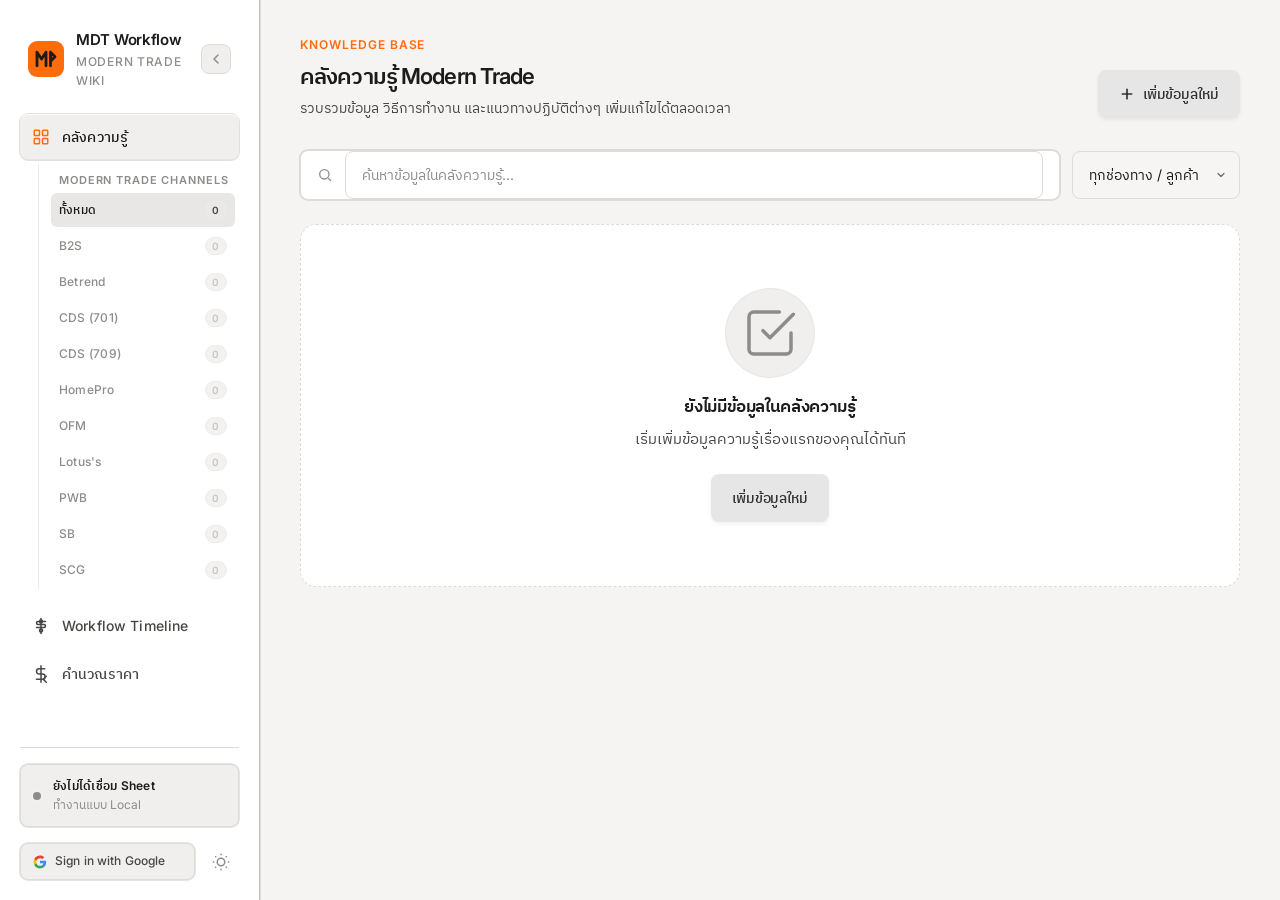
<file: index.html>
<!DOCTYPE html>
<html lang="th" data-theme="dark">
<head>
  <meta charset="UTF-8" />
  <meta name="viewport" content="width=device-width, initial-scale=1.0" />
  <meta name="description" content="คลังความรู้ Modern Trade — รวบรวมข้อมูล วิธีการทำงาน สามารถเพิ่มและแก้ไขข้อมูลได้ตลอด" />
  <title>MDT Workflow · คลังความรู้ Modern Trade</title>
  <script src="https://accounts.google.com/gsi/client" async defer onload="window._gsiReady&&window._gsiReady()"></script>
  <link rel="preconnect" href="https://fonts.googleapis.com" />
  <link rel="preconnect" href="https://fonts.gstatic.com" crossorigin />
  <link href="https://fonts.googleapis.com/css2?family=Inter:wght@400;500;600;700&family=IBM+Plex+Sans+Thai:wght@400;500;600;700&family=JetBrains+Mono:wght@400;500&display=swap" rel="stylesheet" />
  <link rel="stylesheet" href="styles.css?v=orange-accent-20260508" />
  <link rel="icon" type="image/svg+xml" href="data:image/svg+xml;utf8,<svg xmlns='http://www.w3.org/2000/svg' viewBox='0 0 32 32'><rect width='32' height='32' rx='8' fill='%23ff6c0c'/><path d='M8 22V10l4 6 4-6v12M20 10v12M20 10l4 4-4 4' stroke='white' stroke-width='2.5' fill='none' stroke-linecap='round' stroke-linejoin='round'/></svg>" />
</head>
<body>
  <!-- ===================== SIDEBAR ===================== -->
  <aside class="sidebar" id="sidebar">
    <div class="sidebar-brand">
      <svg class="logo" viewBox="0 0 32 32" aria-label="MT Knowledge Base logo">
        <rect width="32" height="32" rx="8" fill="currentColor"/>
        <path d="M8 22V10l4 6 4-6v12M20 10v12M20 10l4 4-4 4" stroke="var(--color-surface)" stroke-width="2.5" fill="none" stroke-linecap="round" stroke-linejoin="round"/>
      </svg>
      <div class="brand-text">
        <span class="brand-title">MDT Workflow</span>
        <span class="brand-sub">Modern Trade Wiki</span>
      </div>
      <button class="sidebar-collapse-btn" id="btnToggleSidebar" type="button" aria-label="ย่อเมนูด้านซ้าย" aria-pressed="false">
        <svg class="collapse-icon-left" width="16" height="16" viewBox="0 0 24 24" fill="none" stroke="currentColor" stroke-width="2.2" stroke-linecap="round" stroke-linejoin="round"><path d="M15 18l-6-6 6-6"/></svg>
        <svg class="collapse-icon-right" width="16" height="16" viewBox="0 0 24 24" fill="none" stroke="currentColor" stroke-width="2.2" stroke-linecap="round" stroke-linejoin="round"><path d="M9 18l6-6-6-6"/></svg>
      </button>
    </div>

    <nav class="sidebar-nav">
      <button class="nav-item active" data-view="workflows">
        <svg width="18" height="18" viewBox="0 0 24 24" fill="none" stroke="currentColor" stroke-width="2" stroke-linecap="round" stroke-linejoin="round"><rect x="3" y="3" width="7" height="7" rx="1"/><rect x="14" y="3" width="7" height="7" rx="1"/><rect x="3" y="14" width="7" height="7" rx="1"/><rect x="14" y="14" width="7" height="7" rx="1"/></svg>
        <span>คลังความรู้</span>
      </button>
      <div class="nav-submenu" aria-label="Modern Trade channels">
        <div class="nav-submenu-label">Modern Trade Channels</div>
        <div class="channel-submenu" id="channelSubmenu"></div>
      </div>
      <button class="nav-item" data-view="timeline">
        <svg width="18" height="18" viewBox="0 0 24 24" fill="none" stroke="currentColor" stroke-width="2" stroke-linecap="round" stroke-linejoin="round"><path d="M12 2v20"/><path d="M18 6H8a2 2 0 000 4h8a2 2 0 010 4H6"/><circle cx="12" cy="6" r="2"/><circle cx="12" cy="18" r="2"/></svg>
        <span>Workflow Timeline</span>
      </button>
      <button class="nav-item" data-view="pricing">
        <svg width="18" height="18" viewBox="0 0 24 24" fill="none" stroke="currentColor" stroke-width="2" stroke-linecap="round" stroke-linejoin="round"><path d="M12 1v22"/><path d="M17 5H9.5a3.5 3.5 0 000 7H14a3.5 3.5 0 010 7H6"/><path d="M19 15l-4 4 4 4"/></svg>
        <span>คำนวณราคา</span>
      </button>
      <button class="nav-item" data-view="settings" id="navSettings" hidden>
        <svg width="18" height="18" viewBox="0 0 24 24" fill="none" stroke="currentColor" stroke-width="2" stroke-linecap="round" stroke-linejoin="round"><circle cx="12" cy="12" r="3"/><path d="M19.4 15a1.7 1.7 0 00.3 1.8l.1.1a2 2 0 11-2.8 2.8l-.1-.1a1.7 1.7 0 00-1.8-.3 1.7 1.7 0 00-1 1.5V21a2 2 0 11-4 0v-.1A1.7 1.7 0 009 19.4a1.7 1.7 0 00-1.8.3l-.1.1a2 2 0 11-2.8-2.8l.1-.1a1.7 1.7 0 00.3-1.8 1.7 1.7 0 00-1.5-1H3a2 2 0 110-4h.1A1.7 1.7 0 004.6 9a1.7 1.7 0 00-.3-1.8l-.1-.1a2 2 0 112.8-2.8l.1.1a1.7 1.7 0 001.8.3H9a1.7 1.7 0 001-1.5V3a2 2 0 114 0v.1a1.7 1.7 0 001 1.5 1.7 1.7 0 001.8-.3l.1-.1a2 2 0 112.8 2.8l-.1.1a1.7 1.7 0 00-.3 1.8V9a1.7 1.7 0 001.5 1H21a2 2 0 110 4h-.1a1.7 1.7 0 00-1.5 1z"/></svg>
        <span>Settings</span>
      </button>
    </nav>

    <div class="sidebar-footer">
      <div class="sync-status" id="syncStatus">
        <span class="dot dot-offline"></span>
        <div class="sync-text">
          <span class="sync-label">ยังไม่ได้เชื่อม Sheet</span>
          <span class="sync-sub">ทำงานแบบ Local</span>
        </div>
      </div>
      <!-- Auth + theme toggle row -->
      <div class="sidebar-auth-row">
        <div id="gsiBtn" style="display:none"></div>
        <button class="sidebar-auth-btn" id="btnSignIn">
          <svg width="14" height="14" viewBox="0 0 24 24" fill="none" aria-hidden="true">
            <path d="M22.56 12.25c0-.78-.07-1.53-.2-2.25H12v4.26h5.92c-.26 1.37-1.04 2.53-2.21 3.31v2.77h3.57c2.08-1.92 3.28-4.74 3.28-8.09z" fill="#4285F4"/>
            <path d="M12 23c2.97 0 5.46-.98 7.28-2.66l-3.57-2.77c-.98.66-2.23 1.06-3.71 1.06-2.86 0-5.29-1.93-6.16-4.53H2.18v2.84C3.99 20.53 7.7 23 12 23z" fill="#34A853"/>
            <path d="M5.84 14.09c-.22-.66-.35-1.36-.35-2.09s.13-1.43.35-2.09V7.07H2.18C1.43 8.55 1 10.22 1 12s.43 3.45 1.18 4.93l2.85-2.22.81-.62z" fill="#FBBC05"/>
            <path d="M12 5.38c1.62 0 3.06.56 4.21 1.64l3.15-3.15C17.45 2.09 14.97 1 12 1 7.7 1 3.99 3.47 2.18 7.07l3.66 2.84c.87-2.6 3.3-4.53 6.16-4.53z" fill="#EA4335"/>
          </svg>
          <span>Sign in with Google</span>
        </button>
        <div class="sidebar-user" id="userChip" hidden>
          <div class="user-avatar" id="userAvatar">A</div>
          <div class="user-info">
            <span class="user-name" id="userName">-</span>
            <span class="user-role-badge">Admin</span>
          </div>
          <button class="icon-btn" id="btnSignOut" title="ออกจากระบบ" style="flex-shrink:0">
            <svg width="15" height="15" viewBox="0 0 24 24" fill="none" stroke="currentColor" stroke-width="2" stroke-linecap="round"><path d="M9 21H5a2 2 0 01-2-2V5a2 2 0 012-2h4M16 17l5-5-5-5M21 12H9"/></svg>
          </button>
        </div>
        <button class="theme-toggle" data-theme-toggle aria-label="สลับโหมดสี" style="flex-shrink:0">
          <svg class="icon-moon" width="18" height="18" viewBox="0 0 24 24" fill="none" stroke="currentColor" stroke-width="2"><path d="M21 12.79A9 9 0 1 1 11.21 3 7 7 0 0 0 21 12.79z"/></svg>
          <svg class="icon-sun" width="18" height="18" viewBox="0 0 24 24" fill="none" stroke="currentColor" stroke-width="2"><circle cx="12" cy="12" r="5"/><path d="M12 1v2M12 21v2M4.22 4.22l1.42 1.42M18.36 18.36l1.42 1.42M1 12h2M21 12h2M4.22 19.78l1.42-1.42M18.36 5.64l1.42-1.42"/></svg>
        </button>
      </div>
    </div>
  </aside>

  <!-- ===================== MAIN ===================== -->
  <main class="main">
    <!-- Mobile top bar -->
    <div class="mobile-topbar">
      <button class="icon-btn" id="menuToggle" aria-label="เปิดเมนู">
        <svg width="22" height="22" viewBox="0 0 24 24" fill="none" stroke="currentColor" stroke-width="2" stroke-linecap="round"><path d="M3 6h18M3 12h18M3 18h18"/></svg>
      </button>
      <span class="mobile-title">MT Knowledge Base</span>
      <button class="icon-btn" data-theme-toggle aria-label="สลับโหมดสี">
        <svg class="icon-moon" width="20" height="20" viewBox="0 0 24 24" fill="none" stroke="currentColor" stroke-width="2"><path d="M21 12.79A9 9 0 1 1 11.21 3 7 7 0 0 0 21 12.79z"/></svg>
        <svg class="icon-sun" width="20" height="20" viewBox="0 0 24 24" fill="none" stroke="currentColor" stroke-width="2"><circle cx="12" cy="12" r="5"/><path d="M12 1v2M12 21v2M4.22 4.22l1.42 1.42M18.36 18.36l1.42 1.42M1 12h2M21 12h2M4.22 19.78l1.42-1.42M18.36 5.64l1.42-1.42"/></svg>
      </button>
    </div>

    <!-- ============ VIEW: WORKFLOWS ============ -->
    <section class="view view-workflows active" data-view-content="workflows">
      <header class="page-header">
        <div>
          <span class="eyebrow">Knowledge Base</span>
          <h1 class="page-title">คลังความรู้ Modern Trade</h1>
          <p class="page-sub">รวบรวมข้อมูล วิธีการทำงาน และแนวทางปฏิบัติต่างๆ เพิ่มแก้ไขได้ตลอดเวลา</p>
        </div>
        <button class="btn btn-primary" id="btnNewWorkflow">
          <svg width="16" height="16" viewBox="0 0 24 24" fill="none" stroke="currentColor" stroke-width="2.5" stroke-linecap="round"><path d="M12 5v14M5 12h14"/></svg>
          เพิ่มข้อมูลใหม่
        </button>
      </header>

      <div class="channel-context" id="channelContext" hidden>
        <div>
          <span class="channel-context-label">Selected Channel</span>
          <h2 id="channelContextTitle">ทุกช่องทาง</h2>
          <p id="channelContextMeta">กำลังแสดงข้อมูลทั้งหมดใน Modern Trade</p>
        </div>
        <button class="btn btn-ghost btn-sm" id="btnClearChannelFilter">ดูทุกช่องทาง</button>
      </div>

      <!-- Filter bar -->
      <div class="filter-bar">
        <div class="search-box">
          <svg width="16" height="16" viewBox="0 0 24 24" fill="none" stroke="currentColor" stroke-width="2"><circle cx="11" cy="11" r="7"/><path d="M21 21l-4.3-4.3"/></svg>
          <input type="text" id="searchInput" placeholder="ค้นหาข้อมูลในคลังความรู้..." />
        </div>
        <div class="filter-group">
          <select id="filterChannel" class="select-input">
            <option value="">ทุกช่องทาง / ลูกค้า</option>
          </select>
        </div>
      </div>

      <!-- Workflow grid -->
      <div class="workflow-grid" id="workflowGrid"></div>

      <!-- Empty state -->
      <div class="empty-state" id="emptyState" hidden>
        <div class="empty-icon">
          <svg width="56" height="56" viewBox="0 0 24 24" fill="none" stroke="currentColor" stroke-width="1.5" stroke-linecap="round" stroke-linejoin="round"><path d="M9 11l3 3L22 4"/><path d="M21 12v7a2 2 0 01-2 2H5a2 2 0 01-2-2V5a2 2 0 012-2h11"/></svg>
        </div>
        <h3>ยังไม่มีข้อมูลในคลังความรู้</h3>
        <p>เริ่มเพิ่มข้อมูลความรู้เรื่องแรกของคุณได้ทันที</p>
        <div class="empty-actions">
          <button class="btn btn-primary" onclick="App.openWorkflowEditor()">เพิ่มข้อมูลใหม่</button>
        </div>
      </div>
    </section>

    <!-- ============ VIEW: TIMELINE ============ -->
    <section class="view view-timeline" data-view-content="timeline">
      <header class="page-header">
        <div>
          <span class="eyebrow">Workflow Timeline</span>
          <h1 class="page-title">ดู Workflow แบบไทม์ไลน์</h1>
          <p class="page-sub">ไล่ดูหัวข้อและขั้นตอนของแต่ละ workflow ตามลำดับ เพื่ออ่านภาพรวม operation ได้เร็วขึ้น</p>
        </div>
      </header>

      <div class="timeline-summary" id="timelineSummary"></div>
      <div class="timeline-list" id="timelineList"></div>
    </section>

    <!-- ============ VIEW: PRICING ============ -->
    <section class="view view-pricing" data-view-content="pricing">
      <header class="page-header">
        <div>
          <span class="eyebrow">Price Tools</span>
          <h1 class="page-title">คำนวณราคาและโปรโมชั่น</h1>
          <p class="page-sub">เช็กส่วนลด โปรโมชัน และเรทราคาตามจำนวนซื้อ</p>
        </div>
      </header>

      <div class="pricing-tabs" role="tablist" aria-label="เครื่องมือคำนวณราคา">
        <button class="pricing-tab active" data-pricing-tab="discount" type="button">ส่วนลด</button>
        <button class="pricing-tab" data-pricing-tab="promo" type="button">โปรโมชั่น</button>
        <button class="pricing-tab" data-pricing-tab="tier" type="button">Tier</button>
        <button class="pricing-tab" data-pricing-tab="cost" type="button">ต้นทุน</button>
      </div>

      <div class="pricing-panel active" data-pricing-panel="discount">
        <div class="pricing-form">
          <div class="form-row">
            <div class="form-group">
              <label for="discountBasePrice">ราคาปกติ</label>
              <input type="number" id="discountBasePrice" min="0" step="0.01" value="1000" />
            </div>
            <div class="form-group">
              <label for="discountSalePrice">ราคาหลังลด</label>
              <input type="number" id="discountSalePrice" min="0" step="0.01" value="850" />
            </div>
            <div class="form-group">
              <label for="discountQty">จำนวน</label>
              <input type="number" id="discountQty" min="1" step="1" value="12" />
            </div>
          </div>
        </div>
        <div class="pricing-results">
          <div class="price-result primary">
            <span>ส่วนลด</span>
            <strong id="discountPercentResult">0%</strong>
          </div>
          <div class="price-result">
            <span>ลด / ชิ้น</span>
            <strong id="discountPerUnitResult">฿0</strong>
          </div>
          <div class="price-result">
            <span>ประหยัดรวม</span>
            <strong id="discountTotalSaveResult">฿0</strong>
          </div>
          <div class="price-result">
            <span>ยอดสุทธิ</span>
            <strong id="discountNetResult">฿0</strong>
          </div>
        </div>
      </div>

      <div class="pricing-panel" data-pricing-panel="promo">
        <div class="pricing-form">
          <div class="form-row">
            <div class="form-group">
              <label for="promoUnitPrice">ราคา / ชิ้น</label>
              <input type="number" id="promoUnitPrice" min="0" step="0.01" value="1000" />
            </div>
            <div class="form-group">
              <label for="promoQty">จำนวนซื้อ</label>
              <input type="number" id="promoQty" min="1" step="1" value="12" />
            </div>
            <div class="form-group">
              <label for="promoType">ประเภทโปร</label>
              <select id="promoType" class="select-input">
                <option value="percent">% off</option>
                <option value="amount">บาท off</option>
                <option value="bogo">Buy X Get Y</option>
              </select>
            </div>
          </div>
          <div class="form-row">
            <div class="form-group promo-value-field">
              <label for="promoValue" id="promoValueLabel">% ส่วนลด</label>
              <input type="number" id="promoValue" min="0" step="0.01" value="10" />
            </div>
            <div class="form-group promo-bogo-field" hidden>
              <label for="promoBuyQty">Buy</label>
              <input type="number" id="promoBuyQty" min="1" step="1" value="10" />
            </div>
            <div class="form-group promo-bogo-field" hidden>
              <label for="promoFreeQty">Get</label>
              <input type="number" id="promoFreeQty" min="1" step="1" value="1" />
            </div>
          </div>
        </div>
        <div class="pricing-results">
          <div class="price-result primary">
            <span>Effective discount</span>
            <strong id="promoEffectiveDiscountResult">0%</strong>
          </div>
          <div class="price-result">
            <span>ราคาสุทธิ / ชิ้น</span>
            <strong id="promoNetUnitResult">฿0</strong>
          </div>
          <div class="price-result">
            <span>ยอดสุทธิ</span>
            <strong id="promoNetTotalResult">฿0</strong>
          </div>
          <div class="price-result">
            <span>ของแถม</span>
            <strong id="promoFreeUnitsResult">0</strong>
          </div>
        </div>
      </div>

      <div class="pricing-panel" data-pricing-panel="tier">
        <div class="pricing-form">
          <div class="form-row">
            <div class="form-group">
              <label for="tierUnitPrice">ราคา / ชิ้น</label>
              <input type="number" id="tierUnitPrice" min="0" step="0.01" value="1000" />
            </div>
            <div class="form-group">
              <label for="tierQty">จำนวนซื้อ</label>
              <input type="number" id="tierQty" min="1" step="1" value="5" />
            </div>
          </div>
          <div class="tier-presets" aria-label="ชุดเรทส่วนลด">
            <button class="tier-preset active" data-tier-preset="base" type="button">Default</button>
            <button class="tier-preset" data-tier-preset="plus5" type="button">+5%</button>
          </div>
          <div class="tier-table" aria-label="ตารางส่วนลดตามจำนวน">
            <div class="tier-row tier-head">
              <span>ขั้นต่ำ</span>
              <span>ส่วนลด %</span>
            </div>
            <div class="tier-row">
              <input type="number" class="tier-min" min="1" step="1" value="5" />
              <input type="number" class="tier-discount" min="0" max="100" step="0.01" value="10" />
            </div>
            <div class="tier-row">
              <input type="number" class="tier-min" min="1" step="1" value="11" />
              <input type="number" class="tier-discount" min="0" max="100" step="0.01" value="15" />
            </div>
            <div class="tier-row">
              <input type="number" class="tier-min" min="1" step="1" value="21" />
              <input type="number" class="tier-discount" min="0" max="100" step="0.01" value="20" />
            </div>
          </div>
        </div>
        <div class="pricing-results">
          <div class="price-result primary">
            <span>Tier ที่ได้</span>
            <strong id="tierMatchedResult">-</strong>
          </div>
          <div class="price-result">
            <span>ส่วนลด</span>
            <strong id="tierDiscountResult">0%</strong>
          </div>
          <div class="price-result">
            <span>ราคาหลังลด / ชิ้น</span>
            <strong id="tierNetUnitResult">฿0</strong>
          </div>
          <div class="price-result">
            <span>ยอดสุทธิ</span>
            <strong id="tierNetTotalResult">฿0</strong>
          </div>
        </div>
      </div>

      <div class="pricing-panel" data-pricing-panel="cost">
        <div class="pricing-form">
          <div class="form-row">
            <div class="form-group">
              <label for="costChannel">Channel</label>
              <select id="costChannel" class="select-input"></select>
            </div>
            <div class="form-group">
              <label for="costSellingPrice">ราคาขาย / ชิ้น</label>
              <input type="number" id="costSellingPrice" min="0" step="0.01" value="1000" />
            </div>
            <div class="form-group">
              <label for="costQty">จำนวน</label>
              <input type="number" id="costQty" min="1" step="1" value="12" />
            </div>
          </div>
          <div class="form-row">
            <div class="form-group">
              <label for="costGpPercent">GP% จาก Workflow</label>
              <input type="number" id="costGpPercent" min="0" max="100" step="0.01" value="0" />
              <span class="form-hint" id="costGpSource">เลือก Channel เพื่อดึง GP% จากข้อมูล workflow</span>
            </div>
          </div>
        </div>
        <div class="pricing-results">
          <div class="price-result primary">
            <span>ต้นทุน / ชิ้น</span>
            <strong id="costUnitResult">฿0</strong>
          </div>
          <div class="price-result">
            <span>กำไร / ชิ้น</span>
            <strong id="costProfitUnitResult">฿0</strong>
          </div>
          <div class="price-result">
            <span>ต้นทุนรวม</span>
            <strong id="costTotalResult">฿0</strong>
          </div>
          <div class="price-result">
            <span>กำไรรวม</span>
            <strong id="costProfitTotalResult">฿0</strong>
          </div>
        </div>
      </div>
    </section>

    <!-- ============ VIEW: SETTINGS ============ -->
    <section class="view view-settings" data-view-content="settings">
      <header class="page-header">
        <div>
          <span class="eyebrow">Settings</span>
          <h1 class="page-title">ตั้งค่า</h1>
          <p class="page-sub">เชื่อมต่อ Google Sheets เพื่อ sync ข้อมูลแบบ cloud</p>
        </div>
      </header>

      <div class="settings-grid">
        <!-- Google Auth + Admin Management -->
        <div class="panel panel-accent">
          <div class="panel-header">
            <div class="panel-title-wrap">
              <div class="panel-icon">
                <svg width="22" height="22" viewBox="0 0 24 24" fill="none" stroke="currentColor" stroke-width="2"><path d="M12 22s8-4 8-10V5l-8-3-8 3v7c0 6 8 10 8 10z"/></svg>
              </div>
              <div>
                <h3>Admin Access (Google Sign-In)</h3>
                <p class="panel-sub">ตั้งค่า OAuth เพื่อแยกสิทธิ์ผู้อ่าน / ผู้แก้ไข</p>
              </div>
            </div>
          </div>
          <div class="panel-body">
            <div class="form-group">
              <label for="googleClientId">Google Client ID</label>
              <input type="text" id="googleClientId" placeholder="XXXXX.apps.googleusercontent.com" />
              <span class="form-hint">สร้างจาก Google Cloud Console → APIs &amp; Services → Credentials → OAuth 2.0 Client IDs</span>
            </div>
            <button class="btn btn-ghost btn-sm" id="btnSaveClientId">บันทึก Client ID</button>

            <div id="adminMgmtSection" hidden style="margin-top:var(--space-6);padding-top:var(--space-5);border-top:1px solid var(--divider)">
              <div style="display:flex;align-items:center;justify-content:space-between;margin-bottom:var(--space-4)">
                <h4 style="font-size:var(--text-sm);font-weight:600">Admin Users</h4>
                <span style="font-size:var(--text-xs);color:var(--text-faint)">Admin แรกต้องเพิ่มตรงใน Google Sheet (แท็บ AdminUsers)</span>
              </div>
              <div id="adminList"></div>
              <div style="display:flex;gap:var(--space-2);margin-top:var(--space-4)">
                <input type="email" id="addAdminEmail" placeholder="email@domain.com" style="flex:1" />
                <button class="btn btn-ghost btn-sm" id="btnAddAdmin">+ เพิ่ม Admin</button>
              </div>
            </div>
          </div>
        </div>
        <div class="panel panel-accent">
          <div class="panel-header">
            <div class="panel-title-wrap">
              <div class="panel-icon">
                <svg width="22" height="22" viewBox="0 0 24 24" fill="none" stroke="currentColor" stroke-width="2"><path d="M14 2H6a2 2 0 00-2 2v16a2 2 0 002 2h12a2 2 0 002-2V8z"/><path d="M14 2v6h6M8 13h8M8 17h8M8 9h2"/></svg>
              </div>
              <div>
                <h3>Google Sheets Sync</h3>
                <p class="panel-sub">เชื่อมต่อเพื่อเก็บข้อมูลบน cloud แก้ไขจากที่ไหนก็ได้</p>
              </div>
            </div>
          </div>
          <div class="panel-body">
            <div class="form-group">
              <label for="sheetUrl">Apps Script Web App URL</label>
              <input type="url" id="sheetUrl" placeholder="https://script.google.com/macros/s/XXXXX/exec" />
              <span class="form-hint">ดูขั้นตอนการติดตั้งด้านล่าง แล้วนำ URL ที่ได้มาใส่ที่นี่</span>
            </div>
            <div class="form-group">
              <label for="sheetSecret">Secret Token (ไม่บังคับ)</label>
              <input type="text" id="sheetSecret" placeholder="รหัสที่ตั้งไว้ใน Apps Script" />
              <span class="form-hint">เพิ่มความปลอดภัย ตั้งให้ตรงกับในสคริปต์</span>
            </div>
            <div class="button-row">
              <button class="btn btn-primary" id="btnSaveSettings">บันทึกและทดสอบเชื่อมต่อ</button>
              <button class="btn btn-ghost" id="btnSyncNow">Sync ข้อมูลทั้งหมดขึ้น Sheet</button>
              <button class="btn btn-ghost" id="btnPullFromSheet">ดึงข้อมูลจาก Sheet</button>
            </div>
            <div class="connection-status" id="connectionStatus"></div>
          </div>
        </div>

        <div class="panel">
          <div class="panel-header">
            <h3>คู่มือการติดตั้ง Google Sheets</h3>
          </div>
          <div class="panel-body setup-guide">
            <ol class="guide-steps">
              <li>
                <strong>สร้าง Google Sheet ใหม่</strong>
                <p>ไปที่ <a href="https://sheets.new" target="_blank" rel="noopener">sheets.new</a> สร้าง Sheet เปล่า ตั้งชื่อว่า <code>MT Knowledge Base DB</code></p>
              </li>
              <li>
                <strong>เปิด Apps Script</strong>
                <p>ในหน้า Sheet เลือกเมนู <code>Extensions → Apps Script</code></p>
              </li>
              <li>
                <strong>วางสคริปต์</strong>
                <p>ลบโค้ดเดิมออก แล้วคัดลอกสคริปต์ด้านล่างวางลงไป</p>
                <button class="btn btn-sm btn-ghost" id="btnCopyScript">📋 คัดลอกสคริปต์</button>
                <pre class="code-block"><code id="appsScriptCode"></code></pre>
              </li>
              <li>
                <strong>Deploy เป็น Web App</strong>
                <p>กด <code>Deploy → New deployment</code> → เลือก type <code>Web app</code> → ตั้ง <code>Execute as: Me</code>, <code>Who has access: Anyone</code> → กด Deploy</p>
              </li>
              <li>
                <strong>คัดลอก URL</strong>
                <p>คัดลอก <code>Web app URL</code> ที่ได้ มาใส่ในช่อง <strong>Apps Script Web App URL</strong> ด้านบน แล้วกดบันทึก</p>
              </li>
            </ol>
          </div>
        </div>

        <div class="panel">
          <div class="panel-header">
            <h3>ข้อมูล Local</h3>
          </div>
          <div class="panel-body">
            <div class="button-row">
              <button class="btn btn-ghost" id="btnExportJson">Export ข้อมูล (JSON)</button>
              <button class="btn btn-ghost" id="btnImportJson">Import ข้อมูล (JSON)</button>
              <input type="file" id="fileImport" accept=".json" hidden />
              <button class="btn btn-danger-ghost" id="btnClearData">ล้างข้อมูลทั้งหมด</button>
            </div>
          </div>
        </div>
      </div>
    </section>
  </main>

  <!-- ===================== WORKFLOW EDITOR (Slide-over) ===================== -->
  <div class="drawer-overlay" id="drawerOverlay" hidden></div>
  <aside class="drawer" id="drawer" hidden aria-label="แก้ไข Workflow">
    <header class="drawer-header">
      <div class="drawer-head-left">
        <button class="icon-btn" id="btnCloseDrawer" aria-label="ปิด">
          <svg width="20" height="20" viewBox="0 0 24 24" fill="none" stroke="currentColor" stroke-width="2" stroke-linecap="round"><path d="M19 12H5M12 19l-7-7 7-7"/></svg>
        </button>
        <span class="drawer-breadcrumb" id="drawerBreadcrumb">ข้อมูลใหม่</span>
      </div>
      <div class="drawer-head-right">
        <span class="save-indicator" id="saveIndicator"></span>
        <button class="btn btn-ghost btn-sm" id="btnDeleteWorkflow" hidden>ลบ</button>
        <button class="btn btn-primary btn-sm" id="btnSaveWorkflow">บันทึก</button>
      </div>
    </header>

    <div class="drawer-body">
      <!-- Workflow meta -->
      <div class="editor-section">
        <div class="form-row">
          <div class="form-group flex-2">
            <label for="wfName">หัวข้อความรู้</label>
            <input type="text" id="wfName" placeholder="เช่น กระบวนการสั่งซื้อสินค้าเข้า Lotus's" />
          </div>
          <div class="form-group">
            <label for="wfChannel">ช่องทาง / ลูกค้า</label>
            <select id="wfChannel" class="select-input">
              <option value="Lotus's">Lotus's</option>
            </select>
          </div>
        </div>

        <div class="form-row">
          <div class="form-group flex-2">
            <label for="wfCategory">หมวดหมู่ / ประเภทงาน</label>
            <select id="wfCategory" class="select-input">
              <option value="">เลือกหมวดหมู่ / ประเภทงาน</option>
            </select>
          </div>
          <div class="form-group">
            <label for="wfOwner">ผู้รับผิดชอบ</label>
            <input type="text" id="wfOwner" placeholder="ชื่อ / ทีม" />
          </div>
        </div>

        <div class="form-group">
          <label for="wfDescription">รายละเอียด / วัตถุประสงค์</label>
          <textarea id="wfDescription" rows="2" placeholder="อธิบายสั้นๆ ว่าเรื่องนี้เกี่ยวกับอะไร ใช้ทำอะไร"></textarea>
        </div>

        <div class="form-group">
          <label for="wfTags">Tags <span class="label-hint">(คั่นด้วย comma)</span></label>
          <input type="text" id="wfTags" placeholder="เช่น urgent, monthly, new-product" />
        </div>
      </div>

      <!-- Steps section -->
      <div class="editor-section">
        <div class="section-title-row">
          <h3>
            <svg width="18" height="18" viewBox="0 0 24 24" fill="none" stroke="currentColor" stroke-width="2" stroke-linecap="round" stroke-linejoin="round"><path d="M12 2v20M2 12h20"/></svg>
            หัวข้อย่อย / เนื้อหา
          </h3>
          <span class="step-count" id="stepCount">0 หัวข้อย่อย</span>
        </div>

        <div class="steps-list" id="stepsList"></div>

        <button class="btn btn-add-step" id="btnAddStep">
          <svg width="16" height="16" viewBox="0 0 24 24" fill="none" stroke="currentColor" stroke-width="2.5" stroke-linecap="round"><path d="M12 5v14M5 12h14"/></svg>
          เพิ่มหัวข้อย่อย
        </button>
      </div>
    </div>
  </aside>

  <!-- ===================== STEP DETAIL MODAL ===================== -->
  <div class="modal-overlay" id="stepModalOverlay" hidden></div>
  <div class="modal" id="stepModal" hidden role="dialog" aria-label="รายละเอียดขั้นตอน">
    <header class="modal-header">
      <div>
        <span class="modal-eyebrow" id="stepModalEyebrow">หัวข้อย่อยที่ 1</span>
        <h2 id="stepModalTitle">รายละเอียดหัวข้อย่อย</h2>
      </div>
      <button class="icon-btn" id="btnCloseStepModal" aria-label="ปิด">
        <svg width="20" height="20" viewBox="0 0 24 24" fill="none" stroke="currentColor" stroke-width="2" stroke-linecap="round"><path d="M18 6L6 18M6 6l12 12"/></svg>
      </button>
    </header>
    <div class="modal-body">
      <div class="form-group">
        <label for="stepTitle">ชื่อหัวข้อย่อย</label>
        <input type="text" id="stepTitle" placeholder="เช่น ตรวจสอบเอกสารให้ครบถ้วน" />
      </div>

      <div class="form-group">
        <label for="stepDescription">รายละเอียด / คำอธิบาย</label>
        <textarea id="stepDescription" rows="4" placeholder="อธิบายรายละเอียดของหัวข้อย่อยนี้..."></textarea>
      </div>

      <div class="form-group">
        <label>Checklist</label>
        <div class="checklist" id="stepChecklist"></div>
        <div class="checklist-add">
          <input type="text" id="checklistInput" placeholder="เพิ่มรายการย่อย..." />
          <button class="btn btn-sm btn-primary" id="btnAddChecklist">เพิ่ม</button>
        </div>
      </div>

      <div class="form-row">
        <div class="form-group">
          <label for="stepTools">เครื่องมือ / ระบบที่ใช้</label>
          <input type="text" id="stepTools" placeholder="เช่น SAP, Excel, B2B Portal" />
        </div>
        <div class="form-group">
          <label for="stepDocuments">เอกสารที่เกี่ยวข้อง</label>
          <input type="text" id="stepDocuments" placeholder="เช่น PO, Invoice, DO" />
        </div>
      </div>

      <div class="form-group">
        <label for="stepLinks">Links <span class="label-hint">(คั่นด้วย comma)</span></label>
        <input type="text" id="stepLinks" placeholder="https://... , https://..." />
      </div>

      <div class="form-group">
        <label for="stepNotes">หมายเหตุ / ข้อควรระวัง</label>
        <textarea id="stepNotes" rows="3" placeholder="ข้อควรระวัง เคล็ดลับ หรือปัญหาที่เคยเจอ"></textarea>
      </div>

      <div class="form-group">
        <label>ไฟล์แนบ</label>
        <div class="attachment-list" id="stepAttachments"></div>
        <div class="attachment-add">
          <label class="btn btn-sm btn-ghost attachment-label" for="stepFileInput">
            <svg width="14" height="14" viewBox="0 0 24 24" fill="none" stroke="currentColor" stroke-width="2" stroke-linecap="round"><path d="M21.44 11.05l-9.19 9.19a6 6 0 01-8.49-8.49l9.19-9.19a4 4 0 015.66 5.66l-9.2 9.19a2 2 0 01-2.83-2.83l8.49-8.48"/></svg>
            แนบไฟล์
          </label>
          <input type="file" id="stepFileInput" multiple hidden accept="*/*" />
          <span class="attachment-hint">สูงสุด 2 MB / ไฟล์ · เก็บใน local เท่านั้น</span>
        </div>
      </div>
    </div>
    <footer class="modal-footer">
      <button class="btn btn-danger-ghost" id="btnDeleteStep">ลบหัวข้อย่อยนี้</button>
      <div class="spacer"></div>
      <button class="btn btn-ghost" id="btnCancelStep">ยกเลิก</button>
      <button class="btn btn-primary" id="btnSaveStep">บันทึกหัวข้อย่อย</button>
    </footer>
  </div>


  <!-- ===================== STEP NAVIGATOR ===================== -->
  <div class="step-nav-overlay" id="stepNavOverlay" hidden></div>
  <div class="step-nav" id="stepNav" hidden aria-label="รายละเอียด Workflow">
    <header class="step-nav-header">
      <div class="step-nav-header-left">
        <button class="icon-btn" id="btnCloseStepNav" aria-label="กลับ">
          <svg width="20" height="20" viewBox="0 0 24 24" fill="none" stroke="currentColor" stroke-width="2" stroke-linecap="round"><path d="M19 12H5M12 19l-7-7 7-7"/></svg>
        </button>
        <div class="step-nav-wf-info">
          <div class="step-nav-wf-badges" id="navBadges"></div>
          <h1 class="step-nav-wf-title" id="navWfTitle"></h1>
        </div>
      </div>
      <button class="btn btn-ghost btn-sm" id="btnNavEdit">แก้ไข</button>
    </header>

    <div class="step-nav-body">
      <p class="step-nav-wf-desc" id="navWfDesc" hidden></p>
      <div id="navContent"></div>
    </div>
  </div>

  <!-- ===================== SIGN-IN MODAL ===================== -->
  <div class="modal-overlay" id="signInOverlay" hidden></div>
  <div class="modal modal-sm" id="signInModal" hidden role="dialog" aria-label="เข้าสู่ระบบ">
    <button class="icon-btn sign-in-modal-close" id="btnCloseSignIn" aria-label="ปิด">
      <svg width="18" height="18" viewBox="0 0 24 24" fill="none" stroke="currentColor" stroke-width="2" stroke-linecap="round"><path d="M18 6L6 18M6 6l12 12"/></svg>
    </button>
    <div class="sign-in-modal-body">
      <div class="sign-in-modal-logo">
        <svg class="logo" viewBox="0 0 32 32" aria-hidden="true">
          <rect width="32" height="32" rx="8" fill="currentColor"/>
          <path d="M8 22V10l4 6 4-6v12M20 10v12M20 10l4 4-4 4" stroke="var(--color-surface)" stroke-width="2.5" fill="none" stroke-linecap="round" stroke-linejoin="round"/>
        </svg>
      </div>
      <h2 class="sign-in-modal-title">MDT Workflow</h2>
      <p class="sign-in-modal-sub">เข้าสู่ระบบด้วย Google เพื่อใช้งานฟีเจอร์ Admin</p>
      <div id="gsiModalBtn" class="gsi-modal-btn-wrap"></div>
      <button class="google-sign-in-btn" id="btnModalSignIn">
        <svg width="16" height="16" viewBox="0 0 24 24" fill="none" aria-hidden="true">
          <path d="M22.56 12.25c0-.78-.07-1.53-.2-2.25H12v4.26h5.92c-.26 1.37-1.04 2.53-2.21 3.31v2.77h3.57c2.08-1.92 3.28-4.74 3.28-8.09z" fill="#4285F4"/>
          <path d="M12 23c2.97 0 5.46-.98 7.28-2.66l-3.57-2.77c-.98.66-2.23 1.06-3.71 1.06-2.86 0-5.29-1.93-6.16-4.53H2.18v2.84C3.99 20.53 7.7 23 12 23z" fill="#34A853"/>
          <path d="M5.84 14.09c-.22-.66-.35-1.36-.35-2.09s.13-1.43.35-2.09V7.07H2.18C1.43 8.55 1 10.22 1 12s.43 3.45 1.18 4.93l2.85-2.22.81-.62z" fill="#FBBC05"/>
          <path d="M12 5.38c1.62 0 3.06.56 4.21 1.64l3.15-3.15C17.45 2.09 14.97 1 12 1 7.7 1 3.99 3.47 2.18 7.07l3.66 2.84c.87-2.6 3.3-4.53 6.16-4.53z" fill="#EA4335"/>
        </svg>
        <span>Sign in with Google</span>
      </button>
      <p class="sign-in-modal-note">เฉพาะ Admin email เท่านั้น</p>
    </div>
  </div>

  <!-- ===================== TOAST ===================== -->
  <div class="toast-container" id="toastContainer"></div>

  <script src="app.js?v=orange-accent-20260508"></script>
<script data-pplx-inline-edit>
(function () {
  if (window === window.top) return;

  const allowedParentOrigins = ["https://www.perplexity.ai","https://perplexity.ai","https://testing.perplexity.ai","https://staging.perplexity.ai","https://*.preview.i.perplexity.ai","http://localhost:3000","http://127.0.0.1:3000","http://localhost:5173","http://127.0.0.1:5173"];
  const MAX_FONT_BYTES = 500 * 1024;
  const MAX_TOTAL_FONT_BYTES = 2 * 1024 * 1024;
  let scrollForwarding = false;
  let scrollRaf = 0;
  let trustedTopOrigin = null;

  // Allow entries like "https://*.preview.i.perplexity.ai" — the wildcard
  // matches a single DNS label (no dots), so "https://*.foo" cannot stretch
  // across multiple labels.
  function matchesAllowedOrigin(origin) {
    if (!origin) return false;
    for (const entry of allowedParentOrigins) {
      if (!entry.includes("*")) {
        if (entry === origin) return true;
        continue;
      }
      const pattern = new RegExp(
        "^" +
          entry.replace(/[.+?^${}()|[\]\\]/g, "\\$&").replace(/\*/g, "[^.]+") +
          "$",
      );
      if (pattern.test(origin)) return true;
    }
    return false;
  }

  // Trust decision: when the sender is same-origin-visible (event.origin is a
  // real origin like https://www.perplexity.ai) we trust event.origin directly.
  // When event.origin is "null" (opaque broker srcdoc), we fall back to the
  // broker's stamped `parentOrigin` to identify the top window. The fallback
  // is claim-only — we rely on the browser's native `targetOrigin` enforcement
  // on the response path (see postToTrustedTop) to ensure replies can't be
  // delivered to anyone but the actual top window of that claimed origin.
  function getTrustedParentOrigin(event) {
    const forwardedParentOrigin =
      typeof event.data.parentOrigin === "string" ? event.data.parentOrigin : null;
    const parentOrigin = event.origin === "null" ? forwardedParentOrigin : event.origin;
    return matchesAllowedOrigin(parentOrigin) ? parentOrigin : null;
  }

  // All responses go to window.top with targetOrigin = the allowlisted origin.
  // An attacker that iframes us inside their own null-origin broker can claim
  // any parentOrigin they like, but the browser will drop the reply whenever
  // the real top's origin doesn't match — so the screenshot never leaves.
  function postToTrustedTop(message) {
    if (!trustedTopOrigin) return;
    try {
      window.top.postMessage(message, trustedTopOrigin);
    } catch (_error) {}
  }

  function inlineAll(original, clone) {
    if (original.nodeType !== 1 || clone.nodeType !== 1) return;

    try {
      const computedStyle = getComputedStyle(original);
      // cssText on a computed style is the serialized declaration in modern
      // Chromium/Safari — a single read beats enumerating ~400 longhand
      // properties. Firefox returns "" here, so we fall back on empty.
      const serialized = computedStyle.cssText;
      if (serialized) {
        clone.style.cssText = serialized;
      } else {
        const parts = new Array(computedStyle.length);
        for (let index = 0; index < computedStyle.length; index += 1) {
          const property = computedStyle[index];
          parts[index] = `${property}:${computedStyle.getPropertyValue(property)};`;
        }
        clone.style.cssText = parts.join("");
      }
    } catch (_error) {}

    const originalChildren = original.children;
    const clonedChildren = clone.children;
    for (
      let index = 0;
      index < originalChildren.length && index < clonedChildren.length;
      index += 1
    ) {
      inlineAll(originalChildren[index], clonedChildren[index]);
    }
  }

  function extractFontUrl(srcValue) {
    const matches = [
      ...srcValue.matchAll(
        /url\(["']?([^"')]+)["']?\)(?:\s*format\(["']?([^"')]+)["']?\))?/gi,
      ),
    ];
    if (matches.length === 0) return null;
    const woff2 = matches.find((m) => m[2] && m[2].toLowerCase().includes("woff2"));
    if (woff2) return woff2[1];
    const woff = matches.find((m) => m[2] && m[2].toLowerCase().includes("woff"));
    if (woff) return woff[1];
    return matches[0][1];
  }

  // Cache resolved font URL -> data URI across captures. Fonts on a page
  // essentially never change, and a batch run emits multiple captures back to
  // back — without this we'd refetch + re-base64 every time.
  const fontDataUriCache = new Map();
  const SRC_DECLARATION_RE = /src\s*:\s*[^;}]+/i;

  async function fetchAsDataUri(url) {
    if (fontDataUriCache.has(url)) return fontDataUriCache.get(url);
    let dataUri = null;
    try {
      const response = await fetch(url, { mode: "cors", credentials: "omit" });
      if (response.ok) {
        const blob = await response.blob();
        if (blob.size <= MAX_FONT_BYTES) {
          dataUri = await new Promise((resolve) => {
            const reader = new FileReader();
            reader.onloadend = () =>
              resolve(typeof reader.result === "string" ? reader.result : null);
            reader.onerror = () => resolve(null);
            reader.readAsDataURL(blob);
          });
        }
      }
    } catch (_error) {
      dataUri = null;
    }
    fontDataUriCache.set(url, dataUri);
    return dataUri;
  }

  function collectFontFaceRuleTexts() {
    const rules = [];
    for (const sheet of document.styleSheets) {
      let cssRules;
      try {
        cssRules = sheet.cssRules;
      } catch (_error) {
        continue;
      }
      if (!cssRules) continue;
      for (const rule of cssRules) {
        const cssText = rule.cssText || "";
        if (cssText.startsWith("@font-face")) rules.push(cssText);
      }
    }
    return rules;
  }

  async function buildInlinedFontCss() {
    const ruleTexts = collectFontFaceRuleTexts();
    if (ruleTexts.length === 0) return null;

    const resolved = ruleTexts.map((cssText) => {
      if (!SRC_DECLARATION_RE.test(cssText)) return null;
      const srcMatch = cssText.match(/src\s*:\s*([^;}]+)[;}]/i);
      if (!srcMatch) return null;
      const url = extractFontUrl(srcMatch[1]);
      if (!url) return null;
      try {
        return { cssText, url: new URL(url, document.baseURI).href };
      } catch (_error) {
        return null;
      }
    });

    const dataUris = await Promise.all(
      resolved.map((entry) => (entry ? fetchAsDataUri(entry.url) : Promise.resolve(null))),
    );

    const inlined = [];
    let totalBytes = 0;
    for (let index = 0; index < resolved.length; index += 1) {
      const entry = resolved[index];
      const dataUri = dataUris[index];
      if (!entry || !dataUri) continue;
      const approxBytes = dataUri.length * 0.75;
      if (totalBytes + approxBytes > MAX_TOTAL_FONT_BYTES) break;
      totalBytes += approxBytes;
      inlined.push(entry.cssText.replace(SRC_DECLARATION_RE, `src: url("${dataUri}")`));
    }
    return inlined.length > 0 ? inlined.join("\n") : null;
  }

  function stripExternal(clone) {
    const images = clone.querySelectorAll("img");
    for (let index = 0; index < images.length; index += 1) {
      const src = images[index].getAttribute("src");
      if (src && !src.startsWith("data:")) images[index].removeAttribute("src");
    }

    const elements = clone.querySelectorAll("*");
    for (let index = 0; index < elements.length; index += 1) {
      const style = elements[index].style.cssText;
      if (style && style.includes("url(")) {
        elements[index].style.cssText = style.replace(
          /url\(["']?(?!data:)[^)"']*["']?\)/gi,
          "none",
        );
      }
    }
  }

  function emitScroll() {
    scrollRaf = 0;
    if (!scrollForwarding) return;
    postToTrustedTop({
      type: "INLINE_EDIT_SCROLL",
      scrollX: window.scrollX,
      scrollY: window.scrollY,
    });
  }

  window.addEventListener(
    "scroll",
    function () {
      if (!scrollForwarding || scrollRaf) return;
      scrollRaf = requestAnimationFrame(emitScroll);
    },
    { passive: true, capture: true },
  );

  async function handleCaptureRequest(event) {
    const requestId = event.data.requestId;
    const scrollX = window.scrollX;
    const scrollY = window.scrollY;
    const width = window.innerWidth;
    const height = window.innerHeight;

    function postResult(dataUrl) {
      postToTrustedTop({
        type: "INLINE_EDIT_SCREENSHOT_RESULT",
        requestId,
        dataUrl,
        scrollX,
        scrollY,
      });
    }

    try {
      // Wait for any pending web fonts to resolve so both inline metrics and
      // the @font-face inlining below see the same loaded faces.
      if (document.fonts && document.fonts.ready) {
        try {
          await document.fonts.ready;
        } catch (_error) {}
      }

      const clone = document.documentElement.cloneNode(true);
      inlineAll(document.documentElement, clone);

      const removedNodes = clone.querySelectorAll("script,link[rel=\"stylesheet\"],style");
      for (let index = 0; index < removedNodes.length; index += 1) {
        removedNodes[index].remove();
      }

      stripExternal(clone);

      // Re-embed web fonts as data-URI @font-face rules so the SVG rasterizer
      // can resolve them — external font URLs aren't fetched during
      // foreignObject rendering, which would otherwise force a fallback face
      // and change text metrics.
      const inlinedFontCss = await buildInlinedFontCss();
      if (inlinedFontCss) {
        const styleEl = document.createElement("style");
        styleEl.textContent = inlinedFontCss;
        const head = clone.querySelector("head");
        if (head) head.appendChild(styleEl);
        else clone.insertBefore(styleEl, clone.firstChild);
      }

      const html = new XMLSerializer().serializeToString(clone);
      const svg =
        `<svg xmlns="http://www.w3.org/2000/svg" width="${width}" height="${height}">` +
        '<foreignObject width="100%" height="100%">' +
        `<div xmlns="http://www.w3.org/1999/xhtml" style="width:${width}px;height:${height}px;overflow:hidden">` +
        `<div style="transform:translate(-${scrollX}px,-${scrollY}px);transform-origin:top left">` +
        html +
        "</div></div></foreignObject></svg>";
      const svgUrl = `data:image/svg+xml;charset=utf-8,${encodeURIComponent(svg)}`;
      const image = new Image();
      image.onload = function () {
        const canvas = document.createElement("canvas");
        canvas.width = width;
        canvas.height = height;
        canvas.getContext("2d").drawImage(image, 0, 0);
        postResult(canvas.toDataURL("image/png"));
      };
      image.onerror = function () {
        postResult(null);
      };
      image.src = svgUrl;
    } catch (_error) {
      postResult(null);
    }
  }

  window.addEventListener("message", function (event) {
    if (!event.data) return;
    // Only accept messages from the direct parent frame. Blocks sibling /
    // unrelated-window postMessage senders that could otherwise reach us.
    if (event.source !== window.parent) return;

    const trustedParentOrigin = getTrustedParentOrigin(event);
    if (!trustedParentOrigin) return;
    trustedTopOrigin = trustedParentOrigin;

    if (event.data.type === "INLINE_EDIT_SCROLL_START") {
      scrollForwarding = true;
      emitScroll();
      return;
    }

    if (event.data.type === "INLINE_EDIT_SCROLL_STOP") {
      scrollForwarding = false;
      if (scrollRaf) cancelAnimationFrame(scrollRaf);
      scrollRaf = 0;
      return;
    }

    if (event.data.type !== "INLINE_EDIT_CAPTURE_REQUEST") return;

    handleCaptureRequest(event);
  });
})();


</script></body>
</html>
</file>
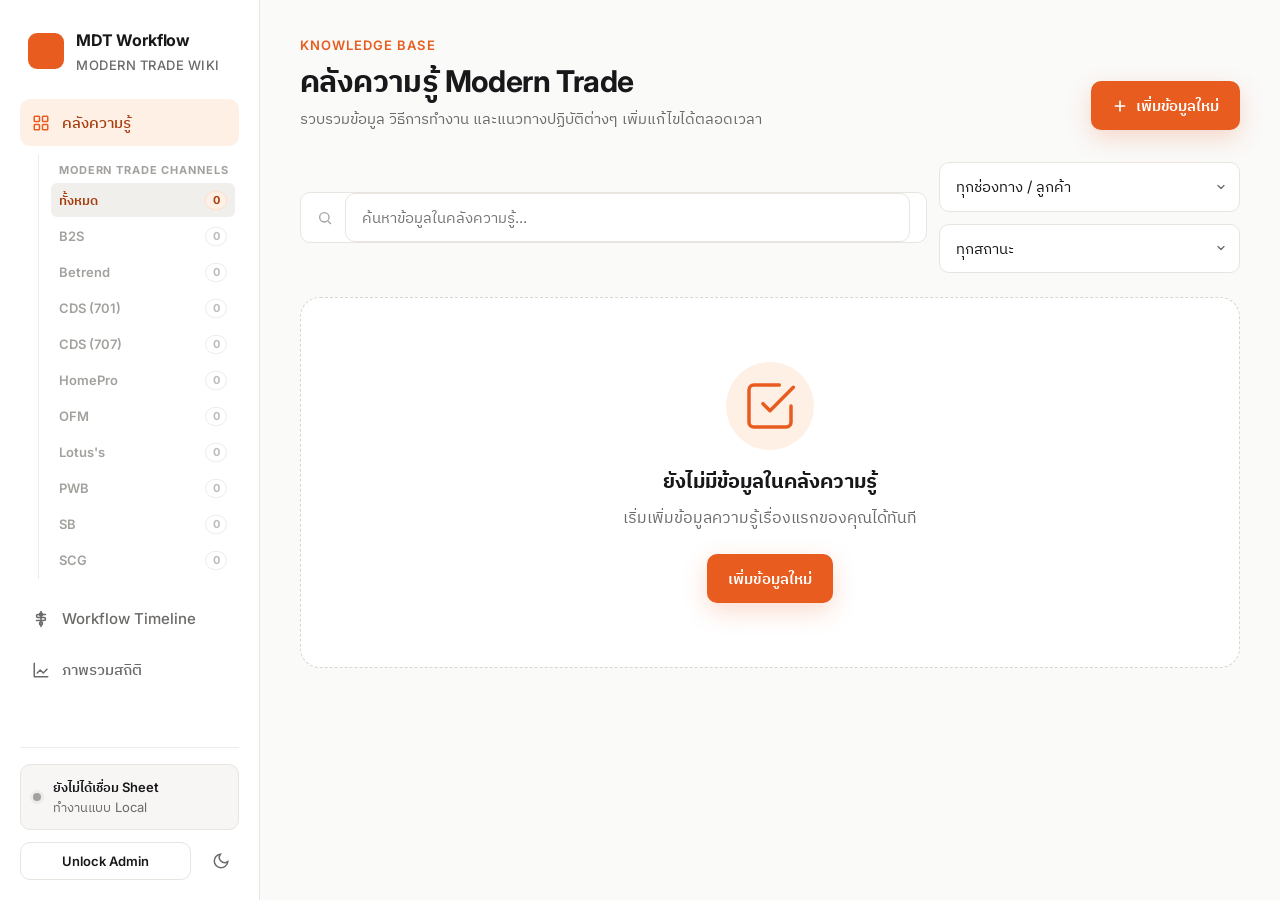
<file: DevOps/MT Workflow · Modern Trade Tracker/index.html>
<!DOCTYPE html>
<html lang="th" data-theme="light">
<head>
  <meta charset="UTF-8" />
  <meta name="viewport" content="width=device-width, initial-scale=1.0" />
  <meta name="description" content="คลังความรู้ Modern Trade — รวบรวมข้อมูล วิธีการทำงาน สามารถเพิ่มและแก้ไขข้อมูลได้ตลอด" />
  <title>MDT Workflow · คลังความรู้ Modern Trade</title>
  <link rel="preconnect" href="https://fonts.googleapis.com" />
  <link rel="preconnect" href="https://fonts.gstatic.com" crossorigin />
  <link href="https://fonts.googleapis.com/css2?family=Inter:wght@400;500;600;700&family=IBM+Plex+Sans+Thai:wght@400;500;600;700&family=JetBrains+Mono:wght@400;500&display=swap" rel="stylesheet" />
  <link rel="stylesheet" href="styles.css" />
  <link rel="icon" type="image/svg+xml" href="data:image/svg+xml;utf8,<svg xmlns='http://www.w3.org/2000/svg' viewBox='0 0 32 32'><rect width='32' height='32' rx='8' fill='%23E85D1F'/><path d='M8 22V10l4 6 4-6v12M20 10v12M20 10l4 4-4 4' stroke='white' stroke-width='2.5' fill='none' stroke-linecap='round' stroke-linejoin='round'/></svg>" />
</head>
<body>
  <!-- ===================== SIDEBAR ===================== -->
  <aside class="sidebar" id="sidebar">
    <div class="sidebar-brand">
      <svg class="logo" viewBox="0 0 32 32" aria-label="MT Knowledge Base logo">
        <rect width="32" height="32" rx="8" fill="currentColor"/>
        <path d="M8 22V10l4 6 4-6v12M20 10v12M20 10l4 4-4 4" stroke="var(--color-surface)" stroke-width="2.5" fill="none" stroke-linecap="round" stroke-linejoin="round"/>
      </svg>
      <div class="brand-text">
        <span class="brand-title">MDT Workflow</span>
        <span class="brand-sub">Modern Trade Wiki</span>
      </div>
    </div>

    <nav class="sidebar-nav">
      <button class="nav-item active" data-view="workflows">
        <svg width="18" height="18" viewBox="0 0 24 24" fill="none" stroke="currentColor" stroke-width="2" stroke-linecap="round" stroke-linejoin="round"><rect x="3" y="3" width="7" height="7" rx="1"/><rect x="14" y="3" width="7" height="7" rx="1"/><rect x="3" y="14" width="7" height="7" rx="1"/><rect x="14" y="14" width="7" height="7" rx="1"/></svg>
        <span>คลังความรู้</span>
      </button>
      <div class="nav-submenu" aria-label="Modern Trade channels">
        <div class="nav-submenu-label">Modern Trade Channels</div>
        <div class="channel-submenu" id="channelSubmenu"></div>
      </div>
      <button class="nav-item" data-view="timeline">
        <svg width="18" height="18" viewBox="0 0 24 24" fill="none" stroke="currentColor" stroke-width="2" stroke-linecap="round" stroke-linejoin="round"><path d="M12 2v20"/><path d="M18 6H8a2 2 0 000 4h8a2 2 0 010 4H6"/><circle cx="12" cy="6" r="2"/><circle cx="12" cy="18" r="2"/></svg>
        <span>Workflow Timeline</span>
      </button>
      <button class="nav-item" data-view="dashboard">
        <svg width="18" height="18" viewBox="0 0 24 24" fill="none" stroke="currentColor" stroke-width="2" stroke-linecap="round" stroke-linejoin="round"><path d="M3 3v18h18"/><path d="M7 16l4-4 4 4 5-5"/></svg>
        <span>ภาพรวมสถิติ</span>
      </button>
      <button class="nav-item" data-view="settings" id="navSettings" hidden>
        <svg width="18" height="18" viewBox="0 0 24 24" fill="none" stroke="currentColor" stroke-width="2" stroke-linecap="round" stroke-linejoin="round"><circle cx="12" cy="12" r="3"/><path d="M19.4 15a1.7 1.7 0 00.3 1.8l.1.1a2 2 0 11-2.8 2.8l-.1-.1a1.7 1.7 0 00-1.8-.3 1.7 1.7 0 00-1 1.5V21a2 2 0 11-4 0v-.1A1.7 1.7 0 009 19.4a1.7 1.7 0 00-1.8.3l-.1.1a2 2 0 11-2.8-2.8l.1-.1a1.7 1.7 0 00.3-1.8 1.7 1.7 0 00-1.5-1H3a2 2 0 110-4h.1A1.7 1.7 0 004.6 9a1.7 1.7 0 00-.3-1.8l-.1-.1a2 2 0 112.8-2.8l.1.1a1.7 1.7 0 001.8.3H9a1.7 1.7 0 001-1.5V3a2 2 0 114 0v.1a1.7 1.7 0 001 1.5 1.7 1.7 0 001.8-.3l.1-.1a2 2 0 112.8 2.8l-.1.1a1.7 1.7 0 00-.3 1.8V9a1.7 1.7 0 001.5 1H21a2 2 0 110 4h-.1a1.7 1.7 0 00-1.5 1z"/></svg>
        <span>Settings</span>
      </button>
    </nav>

    <div class="sidebar-footer">
      <div class="sync-status" id="syncStatus">
        <span class="dot dot-offline"></span>
        <div class="sync-text">
          <span class="sync-label">ยังไม่ได้เชื่อม Sheet</span>
          <span class="sync-sub">ทำงานแบบ Local</span>
        </div>
      </div>
      <div class="sidebar-footer-controls">
        <button class="btn btn-ghost btn-sm admin-access-btn" id="btnAdminAccess">Unlock Admin</button>
        <button class="theme-toggle" data-theme-toggle aria-label="สลับโหมดสี">
          <svg width="18" height="18" viewBox="0 0 24 24" fill="none" stroke="currentColor" stroke-width="2"><path d="M21 12.79A9 9 0 1 1 11.21 3 7 7 0 0 0 21 12.79z"/></svg>
        </button>
      </div>
    </div>
  </aside>

  <!-- ===================== MAIN ===================== -->
  <main class="main">
    <!-- Mobile top bar -->
    <div class="mobile-topbar">
      <button class="icon-btn" id="menuToggle" aria-label="เปิดเมนู">
        <svg width="22" height="22" viewBox="0 0 24 24" fill="none" stroke="currentColor" stroke-width="2" stroke-linecap="round"><path d="M3 6h18M3 12h18M3 18h18"/></svg>
      </button>
      <span class="mobile-title">MT Knowledge Base</span>
      <button class="icon-btn" data-theme-toggle aria-label="สลับโหมดสี">
        <svg width="20" height="20" viewBox="0 0 24 24" fill="none" stroke="currentColor" stroke-width="2"><path d="M21 12.79A9 9 0 1 1 11.21 3 7 7 0 0 0 21 12.79z"/></svg>
      </button>
    </div>

    <!-- ============ VIEW: WORKFLOWS ============ -->
    <section class="view view-workflows active" data-view-content="workflows">
      <header class="page-header">
        <div>
          <span class="eyebrow">Knowledge Base</span>
          <h1 class="page-title">คลังความรู้ Modern Trade</h1>
          <p class="page-sub">รวบรวมข้อมูล วิธีการทำงาน และแนวทางปฏิบัติต่างๆ เพิ่มแก้ไขได้ตลอดเวลา</p>
        </div>
        <button class="btn btn-primary" id="btnNewWorkflow">
          <svg width="16" height="16" viewBox="0 0 24 24" fill="none" stroke="currentColor" stroke-width="2.5" stroke-linecap="round"><path d="M12 5v14M5 12h14"/></svg>
          เพิ่มข้อมูลใหม่
        </button>
      </header>

      <div class="channel-context" id="channelContext" hidden>
        <div>
          <span class="channel-context-label">Selected Channel</span>
          <h2 id="channelContextTitle">ทุกช่องทาง</h2>
          <p id="channelContextMeta">กำลังแสดงข้อมูลทั้งหมดใน Modern Trade</p>
        </div>
        <button class="btn btn-ghost btn-sm" id="btnClearChannelFilter">ดูทุกช่องทาง</button>
      </div>

      <!-- Filter bar -->
      <div class="filter-bar">
        <div class="search-box">
          <svg width="16" height="16" viewBox="0 0 24 24" fill="none" stroke="currentColor" stroke-width="2"><circle cx="11" cy="11" r="7"/><path d="M21 21l-4.3-4.3"/></svg>
          <input type="text" id="searchInput" placeholder="ค้นหาข้อมูลในคลังความรู้..." />
        </div>
        <div class="filter-group">
          <select id="filterChannel" class="select-input">
            <option value="">ทุกช่องทาง / ลูกค้า</option>
          </select>
          <select id="filterStatus" class="select-input">
            <option value="">ทุกสถานะ</option>
            <option value="draft">ร่าง</option>
            <option value="active">ใช้งาน</option>
            <option value="paused">พัก</option>
            <option value="archived">เก็บถาวร</option>
          </select>
        </div>
      </div>

      <!-- Workflow grid -->
      <div class="workflow-grid" id="workflowGrid"></div>

      <!-- Empty state -->
      <div class="empty-state" id="emptyState" hidden>
        <div class="empty-icon">
          <svg width="56" height="56" viewBox="0 0 24 24" fill="none" stroke="currentColor" stroke-width="1.5" stroke-linecap="round" stroke-linejoin="round"><path d="M9 11l3 3L22 4"/><path d="M21 12v7a2 2 0 01-2 2H5a2 2 0 01-2-2V5a2 2 0 012-2h11"/></svg>
        </div>
        <h3>ยังไม่มีข้อมูลในคลังความรู้</h3>
        <p>เริ่มเพิ่มข้อมูลความรู้เรื่องแรกของคุณได้ทันที</p>
        <div class="empty-actions">
          <button class="btn btn-primary" onclick="App.openWorkflowEditor()">เพิ่มข้อมูลใหม่</button>
        </div>
      </div>
    </section>

    <!-- ============ VIEW: TIMELINE ============ -->
    <section class="view view-timeline" data-view-content="timeline">
      <header class="page-header">
        <div>
          <span class="eyebrow">Workflow Timeline</span>
          <h1 class="page-title">ดู Workflow แบบไทม์ไลน์</h1>
          <p class="page-sub">ไล่ดูหัวข้อและขั้นตอนของแต่ละ workflow ตามลำดับ เพื่ออ่านภาพรวม operation ได้เร็วขึ้น</p>
        </div>
      </header>

      <div class="timeline-summary" id="timelineSummary"></div>
      <div class="timeline-list" id="timelineList"></div>
    </section>

    <!-- ============ VIEW: DASHBOARD ============ -->
    <section class="view view-dashboard" data-view-content="dashboard">
      <header class="page-header">
        <div>
          <span class="eyebrow">Dashboard</span>
          <h1 class="page-title">ภาพรวมคลังความรู้</h1>
          <p class="page-sub">สรุปสถิติข้อมูลและเรื่องต่างๆ ในระบบ</p>
        </div>
      </header>

      <div class="dashboard-summary" id="dashboardSummary"></div>
      <div class="stats-grid" id="statsGrid"></div>

      <div class="dashboard-row">
        <div class="panel">
          <div class="panel-header">
            <h3>ช่องทางที่มีข้อมูลมากที่สุด</h3>
          </div>
          <div class="panel-body" id="categoryBreakdown"></div>
        </div>
        <div class="panel">
          <div class="panel-header">
            <h3>ประเภทงานในคลังความรู้</h3>
          </div>
          <div class="panel-body" id="workCategoryBreakdown"></div>
        </div>
      </div>

      <div class="dashboard-row dashboard-row-secondary">
        <div class="panel">
          <div class="panel-header">
            <h3>กิจกรรมล่าสุด</h3>
          </div>
          <div class="panel-body" id="recentActivity"></div>
        </div>
      </div>
    </section>

    <!-- ============ VIEW: SETTINGS ============ -->
    <section class="view view-settings" data-view-content="settings">
      <header class="page-header">
        <div>
          <span class="eyebrow">Settings</span>
          <h1 class="page-title">ตั้งค่า</h1>
          <p class="page-sub">เชื่อมต่อ Google Sheets เพื่อ sync ข้อมูลแบบ cloud</p>
        </div>
      </header>

      <div class="settings-grid">
        <div class="panel panel-accent">
          <div class="panel-header">
            <div class="panel-title-wrap">
              <div class="panel-icon">
                <svg width="22" height="22" viewBox="0 0 24 24" fill="none" stroke="currentColor" stroke-width="2"><path d="M14 2H6a2 2 0 00-2 2v16a2 2 0 002 2h12a2 2 0 002-2V8z"/><path d="M14 2v6h6M8 13h8M8 17h8M8 9h2"/></svg>
              </div>
              <div>
                <h3>Google Sheets Sync</h3>
                <p class="panel-sub">เชื่อมต่อเพื่อเก็บข้อมูลบน cloud แก้ไขจากที่ไหนก็ได้</p>
              </div>
            </div>
          </div>
          <div class="panel-body">
            <div class="form-group">
              <label for="sheetUrl">Apps Script Web App URL</label>
              <input type="url" id="sheetUrl" placeholder="https://script.google.com/macros/s/XXXXX/exec" />
              <span class="form-hint">ดูขั้นตอนการติดตั้งด้านล่าง แล้วนำ URL ที่ได้มาใส่ที่นี่</span>
            </div>
            <div class="form-group">
              <label for="sheetSecret">Secret Token (ไม่บังคับ)</label>
              <input type="text" id="sheetSecret" placeholder="รหัสที่ตั้งไว้ใน Apps Script" />
              <span class="form-hint">เพิ่มความปลอดภัย ตั้งให้ตรงกับในสคริปต์</span>
            </div>
            <div class="button-row">
              <button class="btn btn-primary" id="btnSaveSettings">บันทึกและทดสอบเชื่อมต่อ</button>
              <button class="btn btn-ghost" id="btnSyncNow">Sync ข้อมูลทั้งหมดขึ้น Sheet</button>
              <button class="btn btn-ghost" id="btnPullFromSheet">ดึงข้อมูลจาก Sheet</button>
            </div>
            <div class="connection-status" id="connectionStatus"></div>
          </div>
        </div>

        <div class="panel">
          <div class="panel-header">
            <h3>คู่มือการติดตั้ง Google Sheets</h3>
          </div>
          <div class="panel-body setup-guide">
            <ol class="guide-steps">
              <li>
                <strong>สร้าง Google Sheet ใหม่</strong>
                <p>ไปที่ <a href="https://sheets.new" target="_blank" rel="noopener">sheets.new</a> สร้าง Sheet เปล่า ตั้งชื่อว่า <code>MT Knowledge Base DB</code></p>
              </li>
              <li>
                <strong>เปิด Apps Script</strong>
                <p>ในหน้า Sheet เลือกเมนู <code>Extensions → Apps Script</code></p>
              </li>
              <li>
                <strong>วางสคริปต์</strong>
                <p>ลบโค้ดเดิมออก แล้วคัดลอกสคริปต์ด้านล่างวางลงไป</p>
                <button class="btn btn-sm btn-ghost" id="btnCopyScript">📋 คัดลอกสคริปต์</button>
                <pre class="code-block"><code id="appsScriptCode"></code></pre>
              </li>
              <li>
                <strong>Deploy เป็น Web App</strong>
                <p>กด <code>Deploy → New deployment</code> → เลือก type <code>Web app</code> → ตั้ง <code>Execute as: Me</code>, <code>Who has access: Anyone</code> → กด Deploy</p>
              </li>
              <li>
                <strong>คัดลอก URL</strong>
                <p>คัดลอก <code>Web app URL</code> ที่ได้ มาใส่ในช่อง <strong>Apps Script Web App URL</strong> ด้านบน แล้วกดบันทึก</p>
              </li>
            </ol>
          </div>
        </div>

        <div class="panel">
          <div class="panel-header">
            <h3>ข้อมูล Local</h3>
          </div>
          <div class="panel-body">
            <div class="button-row">
              <button class="btn btn-ghost" id="btnExportJson">Export ข้อมูล (JSON)</button>
              <button class="btn btn-ghost" id="btnImportJson">Import ข้อมูล (JSON)</button>
              <input type="file" id="fileImport" accept=".json" hidden />
              <button class="btn btn-danger-ghost" id="btnClearData">ล้างข้อมูลทั้งหมด</button>
            </div>
          </div>
        </div>
      </div>
    </section>
  </main>

  <!-- ===================== WORKFLOW EDITOR (Slide-over) ===================== -->
  <div class="drawer-overlay" id="drawerOverlay" hidden></div>
  <aside class="drawer" id="drawer" hidden aria-label="แก้ไข Workflow">
    <header class="drawer-header">
      <div class="drawer-head-left">
        <button class="icon-btn" id="btnCloseDrawer" aria-label="ปิด">
          <svg width="20" height="20" viewBox="0 0 24 24" fill="none" stroke="currentColor" stroke-width="2" stroke-linecap="round"><path d="M19 12H5M12 19l-7-7 7-7"/></svg>
        </button>
        <span class="drawer-breadcrumb" id="drawerBreadcrumb">ข้อมูลใหม่</span>
      </div>
      <div class="drawer-head-right">
        <span class="save-indicator" id="saveIndicator"></span>
        <button class="btn btn-ghost btn-sm" id="btnDeleteWorkflow" hidden>ลบ</button>
        <button class="btn btn-primary btn-sm" id="btnSaveWorkflow">บันทึก</button>
      </div>
    </header>

    <div class="drawer-body">
      <!-- Workflow meta -->
      <div class="editor-section">
        <div class="form-row">
          <div class="form-group flex-2">
            <label for="wfName">หัวข้อความรู้</label>
            <input type="text" id="wfName" placeholder="เช่น กระบวนการสั่งซื้อสินค้าเข้า Lotus's" />
          </div>
          <div class="form-group">
            <label for="wfChannel">ช่องทาง / ลูกค้า</label>
            <select id="wfChannel" class="select-input">
              <option value="Lotus's">Lotus's</option>
            </select>
          </div>
          <div class="form-group">
            <label for="wfStatus">สถานะ</label>
            <select id="wfStatus" class="select-input">
              <option value="draft">ร่าง</option>
              <option value="active" selected>ใช้งาน</option>
              <option value="paused">พัก</option>
              <option value="archived">เก็บถาวร</option>
            </select>
          </div>
        </div>

        <div class="form-row">
          <div class="form-group flex-2">
            <label for="wfCategory">หมวดหมู่ / ประเภทงาน</label>
            <select id="wfCategory" class="select-input">
              <option value="">เลือกหมวดหมู่ / ประเภทงาน</option>
            </select>
          </div>
          <div class="form-group">
            <label for="wfOwner">ผู้รับผิดชอบ</label>
            <input type="text" id="wfOwner" placeholder="ชื่อ / ทีม" />
          </div>
        </div>

        <div class="form-group">
          <label for="wfDescription">รายละเอียด / วัตถุประสงค์</label>
          <textarea id="wfDescription" rows="2" placeholder="อธิบายสั้นๆ ว่าเรื่องนี้เกี่ยวกับอะไร ใช้ทำอะไร"></textarea>
        </div>

        <div class="form-group">
          <label for="wfTags">Tags <span class="label-hint">(คั่นด้วย comma)</span></label>
          <input type="text" id="wfTags" placeholder="เช่น urgent, monthly, new-product" />
        </div>
      </div>

      <!-- Steps section -->
      <div class="editor-section">
        <div class="section-title-row">
          <h3>
            <svg width="18" height="18" viewBox="0 0 24 24" fill="none" stroke="currentColor" stroke-width="2" stroke-linecap="round" stroke-linejoin="round"><path d="M12 2v20M2 12h20"/></svg>
            หัวข้อย่อย / เนื้อหา
          </h3>
          <span class="step-count" id="stepCount">0 หัวข้อย่อย</span>
        </div>

        <div class="steps-list" id="stepsList"></div>

        <button class="btn btn-add-step" id="btnAddStep">
          <svg width="16" height="16" viewBox="0 0 24 24" fill="none" stroke="currentColor" stroke-width="2.5" stroke-linecap="round"><path d="M12 5v14M5 12h14"/></svg>
          เพิ่มหัวข้อย่อย
        </button>
      </div>
    </div>
  </aside>

  <!-- ===================== STEP DETAIL MODAL ===================== -->
  <div class="modal-overlay" id="stepModalOverlay" hidden></div>
  <div class="modal" id="stepModal" hidden role="dialog" aria-label="รายละเอียดขั้นตอน">
    <header class="modal-header">
      <div>
        <span class="modal-eyebrow" id="stepModalEyebrow">หัวข้อย่อยที่ 1</span>
        <h2 id="stepModalTitle">รายละเอียดหัวข้อย่อย</h2>
      </div>
      <button class="icon-btn" id="btnCloseStepModal" aria-label="ปิด">
        <svg width="20" height="20" viewBox="0 0 24 24" fill="none" stroke="currentColor" stroke-width="2" stroke-linecap="round"><path d="M18 6L6 18M6 6l12 12"/></svg>
      </button>
    </header>
    <div class="modal-body">
      <div class="form-group">
        <label for="stepTitle">ชื่อหัวข้อย่อย</label>
        <input type="text" id="stepTitle" placeholder="เช่น ตรวจสอบเอกสารให้ครบถ้วน" />
      </div>

      <div class="form-row">
        <div class="form-group">
          <label for="stepOwner">ผู้ให้ข้อมูล</label>
          <input type="text" id="stepOwner" placeholder="ชื่อ / ตำแหน่ง" />
        </div>
        <div class="form-group">
          <label for="stepDuration">อ้างอิง</label>
          <input type="text" id="stepDuration" placeholder="เช่น ประกาศบริษัท, Link" />
        </div>
        <div class="form-group">
          <label for="stepStatus">สถานะความรู้</label>
          <select id="stepStatus" class="select-input">
            <option value="todo">รอตรวจสอบ</option>
            <option value="doing">กำลังแก้ไข</option>
            <option value="done">Verified (ถูกต้อง)</option>
            <option value="blocked">Outdated (เก่า)</option>
          </select>
        </div>
      </div>

      <div class="form-group">
        <label for="stepDescription">รายละเอียด / คำอธิบาย</label>
        <textarea id="stepDescription" rows="4" placeholder="อธิบายรายละเอียดของหัวข้อย่อยนี้..."></textarea>
      </div>

      <div class="form-group">
        <label>Checklist</label>
        <div class="checklist" id="stepChecklist"></div>
        <div class="checklist-add">
          <input type="text" id="checklistInput" placeholder="เพิ่มรายการย่อย..." />
          <button class="btn btn-sm btn-primary" id="btnAddChecklist">เพิ่ม</button>
        </div>
      </div>

      <div class="form-row">
        <div class="form-group">
          <label for="stepTools">เครื่องมือ / ระบบที่ใช้</label>
          <input type="text" id="stepTools" placeholder="เช่น SAP, Excel, B2B Portal" />
        </div>
        <div class="form-group">
          <label for="stepDocuments">เอกสารที่เกี่ยวข้อง</label>
          <input type="text" id="stepDocuments" placeholder="เช่น PO, Invoice, DO" />
        </div>
      </div>

      <div class="form-group">
        <label for="stepLinks">Links <span class="label-hint">(คั่นด้วย comma)</span></label>
        <input type="text" id="stepLinks" placeholder="https://... , https://..." />
      </div>

      <div class="form-group">
        <label for="stepNotes">หมายเหตุ / ข้อควรระวัง</label>
        <textarea id="stepNotes" rows="3" placeholder="ข้อควรระวัง เคล็ดลับ หรือปัญหาที่เคยเจอ"></textarea>
      </div>
    </div>
    <footer class="modal-footer">
      <button class="btn btn-danger-ghost" id="btnDeleteStep">ลบหัวข้อย่อยนี้</button>
      <div class="spacer"></div>
      <button class="btn btn-ghost" id="btnCancelStep">ยกเลิก</button>
      <button class="btn btn-primary" id="btnSaveStep">บันทึกหัวข้อย่อย</button>
    </footer>
  </div>

  <div class="modal-overlay" id="adminModalOverlay" hidden></div>
  <div class="modal modal-sm" id="adminModal" hidden role="dialog" aria-label="Admin Access">
    <header class="modal-header">
      <div>
        <span class="modal-eyebrow">Role Gate</span>
        <h2>ปลดล็อกสิทธิ์ Admin</h2>
      </div>
      <button class="icon-btn" id="btnCloseAdminModal" aria-label="ปิด">
        <svg width="20" height="20" viewBox="0 0 24 24" fill="none" stroke="currentColor" stroke-width="2" stroke-linecap="round"><path d="M18 6L6 18M6 6l12 12"/></svg>
      </button>
    </header>
    <div class="modal-body">
      <p class="admin-modal-copy">ใส่รหัส admin เพื่อเปิดเมนู Settings และจัดการการเชื่อมต่อระบบ</p>
      <div class="form-group">
        <label for="adminAccessCode">Admin Access Code</label>
        <input type="password" id="adminAccessCode" placeholder="กรอกรหัส admin" />
        <span class="form-hint">สิทธิ์นี้จะอยู่แค่ใน session ปัจจุบันของหน้าเว็บ</span>
      </div>
      <div class="connection-status" id="adminAccessStatus"></div>
    </div>
    <footer class="modal-footer">
      <div class="spacer"></div>
      <button class="btn btn-ghost" id="btnCancelAdminAccess">ยกเลิก</button>
      <button class="btn btn-primary" id="btnConfirmAdminAccess">ปลดล็อก</button>
    </footer>
  </div>

  <!-- ===================== TOAST ===================== -->
  <div class="toast-container" id="toastContainer"></div>

  <script src="app.js"></script>
<script data-pplx-inline-edit>
(function () {
  if (window === window.top) return;

  const allowedParentOrigins = ["https://www.perplexity.ai","https://perplexity.ai","https://testing.perplexity.ai","https://staging.perplexity.ai","https://*.preview.i.perplexity.ai","http://localhost:3000","http://127.0.0.1:3000","http://localhost:5173","http://127.0.0.1:5173"];
  const MAX_FONT_BYTES = 500 * 1024;
  const MAX_TOTAL_FONT_BYTES = 2 * 1024 * 1024;
  let scrollForwarding = false;
  let scrollRaf = 0;
  let trustedTopOrigin = null;

  // Allow entries like "https://*.preview.i.perplexity.ai" — the wildcard
  // matches a single DNS label (no dots), so "https://*.foo" cannot stretch
  // across multiple labels.
  function matchesAllowedOrigin(origin) {
    if (!origin) return false;
    for (const entry of allowedParentOrigins) {
      if (!entry.includes("*")) {
        if (entry === origin) return true;
        continue;
      }
      const pattern = new RegExp(
        "^" +
          entry.replace(/[.+?^${}()|[\]\\]/g, "\\$&").replace(/\*/g, "[^.]+") +
          "$",
      );
      if (pattern.test(origin)) return true;
    }
    return false;
  }

  // Trust decision: when the sender is same-origin-visible (event.origin is a
  // real origin like https://www.perplexity.ai) we trust event.origin directly.
  // When event.origin is "null" (opaque broker srcdoc), we fall back to the
  // broker's stamped `parentOrigin` to identify the top window. The fallback
  // is claim-only — we rely on the browser's native `targetOrigin` enforcement
  // on the response path (see postToTrustedTop) to ensure replies can't be
  // delivered to anyone but the actual top window of that claimed origin.
  function getTrustedParentOrigin(event) {
    const forwardedParentOrigin =
      typeof event.data.parentOrigin === "string" ? event.data.parentOrigin : null;
    const parentOrigin = event.origin === "null" ? forwardedParentOrigin : event.origin;
    return matchesAllowedOrigin(parentOrigin) ? parentOrigin : null;
  }

  // All responses go to window.top with targetOrigin = the allowlisted origin.
  // An attacker that iframes us inside their own null-origin broker can claim
  // any parentOrigin they like, but the browser will drop the reply whenever
  // the real top's origin doesn't match — so the screenshot never leaves.
  function postToTrustedTop(message) {
    if (!trustedTopOrigin) return;
    try {
      window.top.postMessage(message, trustedTopOrigin);
    } catch (_error) {}
  }

  function inlineAll(original, clone) {
    if (original.nodeType !== 1 || clone.nodeType !== 1) return;

    try {
      const computedStyle = getComputedStyle(original);
      // cssText on a computed style is the serialized declaration in modern
      // Chromium/Safari — a single read beats enumerating ~400 longhand
      // properties. Firefox returns "" here, so we fall back on empty.
      const serialized = computedStyle.cssText;
      if (serialized) {
        clone.style.cssText = serialized;
      } else {
        const parts = new Array(computedStyle.length);
        for (let index = 0; index < computedStyle.length; index += 1) {
          const property = computedStyle[index];
          parts[index] = `${property}:${computedStyle.getPropertyValue(property)};`;
        }
        clone.style.cssText = parts.join("");
      }
    } catch (_error) {}

    const originalChildren = original.children;
    const clonedChildren = clone.children;
    for (
      let index = 0;
      index < originalChildren.length && index < clonedChildren.length;
      index += 1
    ) {
      inlineAll(originalChildren[index], clonedChildren[index]);
    }
  }

  function extractFontUrl(srcValue) {
    const matches = [
      ...srcValue.matchAll(
        /url\(["']?([^"')]+)["']?\)(?:\s*format\(["']?([^"')]+)["']?\))?/gi,
      ),
    ];
    if (matches.length === 0) return null;
    const woff2 = matches.find((m) => m[2] && m[2].toLowerCase().includes("woff2"));
    if (woff2) return woff2[1];
    const woff = matches.find((m) => m[2] && m[2].toLowerCase().includes("woff"));
    if (woff) return woff[1];
    return matches[0][1];
  }

  // Cache resolved font URL -> data URI across captures. Fonts on a page
  // essentially never change, and a batch run emits multiple captures back to
  // back — without this we'd refetch + re-base64 every time.
  const fontDataUriCache = new Map();
  const SRC_DECLARATION_RE = /src\s*:\s*[^;}]+/i;

  async function fetchAsDataUri(url) {
    if (fontDataUriCache.has(url)) return fontDataUriCache.get(url);
    let dataUri = null;
    try {
      const response = await fetch(url, { mode: "cors", credentials: "omit" });
      if (response.ok) {
        const blob = await response.blob();
        if (blob.size <= MAX_FONT_BYTES) {
          dataUri = await new Promise((resolve) => {
            const reader = new FileReader();
            reader.onloadend = () =>
              resolve(typeof reader.result === "string" ? reader.result : null);
            reader.onerror = () => resolve(null);
            reader.readAsDataURL(blob);
          });
        }
      }
    } catch (_error) {
      dataUri = null;
    }
    fontDataUriCache.set(url, dataUri);
    return dataUri;
  }

  function collectFontFaceRuleTexts() {
    const rules = [];
    for (const sheet of document.styleSheets) {
      let cssRules;
      try {
        cssRules = sheet.cssRules;
      } catch (_error) {
        continue;
      }
      if (!cssRules) continue;
      for (const rule of cssRules) {
        const cssText = rule.cssText || "";
        if (cssText.startsWith("@font-face")) rules.push(cssText);
      }
    }
    return rules;
  }

  async function buildInlinedFontCss() {
    const ruleTexts = collectFontFaceRuleTexts();
    if (ruleTexts.length === 0) return null;

    const resolved = ruleTexts.map((cssText) => {
      if (!SRC_DECLARATION_RE.test(cssText)) return null;
      const srcMatch = cssText.match(/src\s*:\s*([^;}]+)[;}]/i);
      if (!srcMatch) return null;
      const url = extractFontUrl(srcMatch[1]);
      if (!url) return null;
      try {
        return { cssText, url: new URL(url, document.baseURI).href };
      } catch (_error) {
        return null;
      }
    });

    const dataUris = await Promise.all(
      resolved.map((entry) => (entry ? fetchAsDataUri(entry.url) : Promise.resolve(null))),
    );

    const inlined = [];
    let totalBytes = 0;
    for (let index = 0; index < resolved.length; index += 1) {
      const entry = resolved[index];
      const dataUri = dataUris[index];
      if (!entry || !dataUri) continue;
      const approxBytes = dataUri.length * 0.75;
      if (totalBytes + approxBytes > MAX_TOTAL_FONT_BYTES) break;
      totalBytes += approxBytes;
      inlined.push(entry.cssText.replace(SRC_DECLARATION_RE, `src: url("${dataUri}")`));
    }
    return inlined.length > 0 ? inlined.join("\n") : null;
  }

  function stripExternal(clone) {
    const images = clone.querySelectorAll("img");
    for (let index = 0; index < images.length; index += 1) {
      const src = images[index].getAttribute("src");
      if (src && !src.startsWith("data:")) images[index].removeAttribute("src");
    }

    const elements = clone.querySelectorAll("*");
    for (let index = 0; index < elements.length; index += 1) {
      const style = elements[index].style.cssText;
      if (style && style.includes("url(")) {
        elements[index].style.cssText = style.replace(
          /url\(["']?(?!data:)[^)"']*["']?\)/gi,
          "none",
        );
      }
    }
  }

  function emitScroll() {
    scrollRaf = 0;
    if (!scrollForwarding) return;
    postToTrustedTop({
      type: "INLINE_EDIT_SCROLL",
      scrollX: window.scrollX,
      scrollY: window.scrollY,
    });
  }

  window.addEventListener(
    "scroll",
    function () {
      if (!scrollForwarding || scrollRaf) return;
      scrollRaf = requestAnimationFrame(emitScroll);
    },
    { passive: true, capture: true },
  );

  async function handleCaptureRequest(event) {
    const requestId = event.data.requestId;
    const scrollX = window.scrollX;
    const scrollY = window.scrollY;
    const width = window.innerWidth;
    const height = window.innerHeight;

    function postResult(dataUrl) {
      postToTrustedTop({
        type: "INLINE_EDIT_SCREENSHOT_RESULT",
        requestId,
        dataUrl,
        scrollX,
        scrollY,
      });
    }

    try {
      // Wait for any pending web fonts to resolve so both inline metrics and
      // the @font-face inlining below see the same loaded faces.
      if (document.fonts && document.fonts.ready) {
        try {
          await document.fonts.ready;
        } catch (_error) {}
      }

      const clone = document.documentElement.cloneNode(true);
      inlineAll(document.documentElement, clone);

      const removedNodes = clone.querySelectorAll("script,link[rel=\"stylesheet\"],style");
      for (let index = 0; index < removedNodes.length; index += 1) {
        removedNodes[index].remove();
      }

      stripExternal(clone);

      // Re-embed web fonts as data-URI @font-face rules so the SVG rasterizer
      // can resolve them — external font URLs aren't fetched during
      // foreignObject rendering, which would otherwise force a fallback face
      // and change text metrics.
      const inlinedFontCss = await buildInlinedFontCss();
      if (inlinedFontCss) {
        const styleEl = document.createElement("style");
        styleEl.textContent = inlinedFontCss;
        const head = clone.querySelector("head");
        if (head) head.appendChild(styleEl);
        else clone.insertBefore(styleEl, clone.firstChild);
      }

      const html = new XMLSerializer().serializeToString(clone);
      const svg =
        `<svg xmlns="http://www.w3.org/2000/svg" width="${width}" height="${height}">` +
        '<foreignObject width="100%" height="100%">' +
        `<div xmlns="http://www.w3.org/1999/xhtml" style="width:${width}px;height:${height}px;overflow:hidden">` +
        `<div style="transform:translate(-${scrollX}px,-${scrollY}px);transform-origin:top left">` +
        html +
        "</div></div></foreignObject></svg>";
      const svgUrl = `data:image/svg+xml;charset=utf-8,${encodeURIComponent(svg)}`;
      const image = new Image();
      image.onload = function () {
        const canvas = document.createElement("canvas");
        canvas.width = width;
        canvas.height = height;
        canvas.getContext("2d").drawImage(image, 0, 0);
        postResult(canvas.toDataURL("image/png"));
      };
      image.onerror = function () {
        postResult(null);
      };
      image.src = svgUrl;
    } catch (_error) {
      postResult(null);
    }
  }

  window.addEventListener("message", function (event) {
    if (!event.data) return;
    // Only accept messages from the direct parent frame. Blocks sibling /
    // unrelated-window postMessage senders that could otherwise reach us.
    if (event.source !== window.parent) return;

    const trustedParentOrigin = getTrustedParentOrigin(event);
    if (!trustedParentOrigin) return;
    trustedTopOrigin = trustedParentOrigin;

    if (event.data.type === "INLINE_EDIT_SCROLL_START") {
      scrollForwarding = true;
      emitScroll();
      return;
    }

    if (event.data.type === "INLINE_EDIT_SCROLL_STOP") {
      scrollForwarding = false;
      if (scrollRaf) cancelAnimationFrame(scrollRaf);
      scrollRaf = 0;
      return;
    }

    if (event.data.type !== "INLINE_EDIT_CAPTURE_REQUEST") return;

    handleCaptureRequest(event);
  });
})();


</script></body>
</html>
</file>
<file: styles.css>
/* ============================================
   MDT Workflow — Design System
   Based on: Raycast dark (DESIGN.md)
   Theme: void-black canvas, monochromatic depth
   Font: Inter + IBM Plex Sans Thai
   ============================================ */

:root {
  /* ── Raycast color system ─────────────────── */
  --color-void-black:    #040506;
  --color-deep-charcoal: #07080a;
  --color-graphite-700:  #111214;
  --color-graphite-600:  #1b1c1e;
  --color-graphite-500:  #363739;
  --color-graphite-400:  #454647;
  --color-slate-300:     #6a6b6c;
  --color-slate-200:     #9c9c9d;
  --color-ash-50:        #e6e6e6;
  --color-snow:          #ffffff;
  --color-ember-red:     #ff6c0c;
  --color-ember-dark:    #4a2508;
  --color-mint-signal:   #59d499;
  --color-sky-signal:    #56c2ff;
  --color-surface:       #ffffff; /* SVG stroke compat */

  /* ── Semantic surface stack ───────────────── */
  --bg:           var(--color-void-black);
  --surface:      var(--color-deep-charcoal);
  --surface-2:    var(--color-graphite-700);
  --surface-3:    var(--color-graphite-600);
  --surface-hover:var(--color-graphite-700);
  --border:       var(--color-graphite-500);
  --border-strong:var(--color-graphite-400);
  --divider:      rgba(255, 255, 255, 0.06);

  /* ── Text ─────────────────────────────────── */
  --text:         var(--color-snow);
  --text-muted:   var(--color-slate-200);
  --text-faint:   var(--color-slate-300);
  --text-inverse: var(--color-void-black);

  /* ── Accent: vivid orange (status / logo only) ─ */
  --orange:       var(--color-ember-red);
  --orange-hover: #ff8a33;
  --orange-active:#e85f00;
  --orange-soft:  rgba(255, 108, 12, 0.09);
  --orange-soft-2:rgba(255, 108, 12, 0.16);
  --orange-text:  var(--color-ember-red);
  --accent-glow:  rgba(255, 108, 12, 0.16);

  /* ── Semantic states ──────────────────────── */
  --success:      var(--color-mint-signal);
  --success-soft: rgba(89, 212, 153, 0.1);
  --warning:      #e0a14b;
  --warning-soft: rgba(224, 161, 75, 0.1);
  --danger:       var(--color-ember-red);
  --danger-soft:  var(--color-ember-dark);
  --info:         var(--color-sky-signal);
  --info-soft:    rgba(86, 194, 255, 0.1);

  /* ── Shadows: monochromatic only ─────────── */
  --shadow-sm:  rgba(0, 0, 0, 0.25) 0px 4px 4px 0px;
  --shadow-md:  rgba(0, 0, 0, 0.4) 0px 4px 40px 8px,
                rgba(0, 0, 0, 0.8) 0px 0px 0px 0.5px,
                rgba(255, 255, 255, 0.06) 0px 0px 0px 1px inset;
  --shadow-lg:  rgba(0, 0, 0, 0.4) 0px 30px 50px 0px,
                rgba(255, 255, 255, 0.06) 0px 0px 0px 1px inset;
  --shadow-orange: rgba(0, 0, 0, 0.4) 0px 4px 24px 0px;
  --shadow-ring: rgb(27, 28, 30) 0px 0px 0px 1px,
                 rgb(7, 8, 10) 0px 0px 0px 1px inset;
  --shadow-highlight: rgba(255, 255, 255, 0.05) 0px 1px 0px 0px inset,
                      rgba(255, 255, 255, 0.12) 0px 0px 0px 1px,
                      rgba(0, 0, 0, 0.2) 0px -1px 0px 0px inset;

  /* ── Typography ───────────────────────────── */
  --font-body: 'Inter', 'IBM Plex Sans Thai', -apple-system, BlinkMacSystemFont, 'Segoe UI', sans-serif;
  --font-mono: 'JetBrains Mono', ui-monospace, Menlo, monospace;

  /* ── Type scale ───────────────────────────── */
  --text-xs:   12px;
  --text-sm:   14px;
  --text-base: 15px;
  --text-lg:   17px;
  --text-xl:   22px;

  /* ── Spacing (8px base) ───────────────────── */
  --space-1:  4px;
  --space-2:  8px;
  --space-3:  12px;
  --space-4:  16px;
  --space-5:  20px;
  --space-6:  24px;
  --space-8:  32px;
  --space-10: 40px;
  --space-12: 48px;
  --space-16: 64px;

  /* ── Border radius ────────────────────────── */
  --radius-sm:  6px;
  --radius-md:  8px;
  --radius-lg:  11px;
  --radius-xl:  16px;
  --radius-full:99999px;

  /* ── Transitions ──────────────────────────── */
  --ease-out:       cubic-bezier(0.23, 1, 0.32, 1);
  --transition:     200ms var(--ease-out);
  --transition-slow:400ms var(--ease-out);

  /* ── Layout ───────────────────────────────── */
  --sidebar-w: 260px;
  --sidebar-collapsed-w: 76px;
}

/* Light theme */
[data-theme="light"] {
  --bg:            #f5f4f2;
  --surface:       #ffffff;
  --surface-2:     #f0efed;
  --surface-3:     #e8e7e5;
  --surface-hover: #f0efed;
  --border:        #dddbd8;
  --border-strong: #c4c2bf;
  --divider:       rgba(0, 0, 0, 0.08);

  --text:          #1c1b1a;
  --text-muted:    #484644;
  --text-faint:    #8e8c8a;
  --text-inverse:  #ffffff;

  --orange:        #ff6c0c;
  --orange-hover:  #e85f00;
  --orange-active: #c95000;
  --orange-soft:   rgba(255, 108, 12, 0.12);
  --orange-soft-2: rgba(255, 108, 12, 0.2);
  --orange-text:   #d95700;
  --accent-glow:   rgba(255, 108, 12, 0.1);

  --success:       #1a9655;
  --success-soft:  rgba(26, 150, 85, 0.1);
  --warning:       #b07a25;
  --warning-soft:  rgba(176, 122, 37, 0.1);
  --danger:        #cc3535;
  --danger-soft:   rgba(204, 53, 53, 0.08);
  --info:          #2476c7;
  --info-soft:     rgba(36, 118, 199, 0.1);

  --shadow-sm:     rgba(0, 0, 0, 0.06) 0px 2px 4px;
  --shadow-md:     rgba(0, 0, 0, 0.1) 0px 4px 24px 0px,
                   rgba(0, 0, 0, 0.08) 0px 0px 0px 1px;
  --shadow-lg:     rgba(0, 0, 0, 0.14) 0px 16px 48px 0px,
                   rgba(0, 0, 0, 0.06) 0px 0px 0px 1px;
  --shadow-orange: rgba(0, 0, 0, 0.1) 0px 4px 16px 0px;
  --shadow-ring:   rgba(0, 0, 0, 0.1) 0px 0px 0px 1px;
  --shadow-highlight: rgba(255, 255, 255, 0.8) 0px 1px 0px 0px inset,
                      rgba(0, 0, 0, 0.12) 0px 0px 0px 1px,
                      rgba(0, 0, 0, 0.04) 0px -1px 0px 0px inset;

  --color-surface: #1c1b1a;
}

[data-theme="light"] .main {
  background: var(--bg);
}

/* ============================================
   RESET / BASE
   ============================================ */
*, *::before, *::after { box-sizing: border-box; margin: 0; padding: 0; }
[hidden] { display: none !important; }

html {
  -webkit-font-smoothing: antialiased;
  -moz-osx-font-smoothing: grayscale;
  text-rendering: optimizeLegibility;
}

body {
  min-height: 100dvh;
  font-family: var(--font-body);
  font-size: var(--text-base);
  line-height: 1.55;
  color: var(--text);
  background: var(--bg);
  display: grid;
  grid-template-columns: var(--sidebar-w) 1fr;
  transition: background var(--transition), color var(--transition);
}

button { cursor: pointer; background: none; border: none; font: inherit; color: inherit; }
input, textarea, select { font: inherit; color: inherit; }
a { color: var(--text-muted); text-decoration: none; }
a:hover { color: var(--text); }

/* Custom scrollbar */
::-webkit-scrollbar { width: 6px; height: 6px; }
::-webkit-scrollbar-track { background: transparent; }
::-webkit-scrollbar-thumb { background: var(--border); border-radius: var(--radius-full); }
::-webkit-scrollbar-thumb:hover { background: var(--border-strong); }

::selection { background: rgba(255, 255, 255, 0.1); color: var(--text); }

/* ============================================
   SIDEBAR
   ============================================ */
.sidebar {
  position: sticky;
  top: 0;
  height: 100dvh;
  background: var(--surface);
  border-right: 1px solid var(--border-strong);
  display: flex;
  flex-direction: column;
  padding: var(--space-5);
  z-index: 20;
  box-shadow: var(--shadow-ring);
  transition: width var(--transition-slow), padding var(--transition-slow);
}

.sidebar-brand {
  display: flex;
  align-items: center;
  gap: var(--space-3);
  padding: var(--space-2) var(--space-2) var(--space-6);
  color: var(--orange);
  min-width: 0;
}

.logo { width: 36px; height: 36px; flex-shrink: 0; }

.brand-text { display: flex; flex-direction: column; gap: 2px; }
.brand-title {
  font-size: var(--text-base);
  font-weight: 600;
  color: var(--text);
  letter-spacing: -0.02em;
}
.brand-sub {
  font-size: var(--text-xs);
  color: var(--text-faint);
  font-weight: 500;
  letter-spacing: 0.06em;
  text-transform: uppercase;
}

.sidebar-collapse-btn {
  width: 30px;
  height: 30px;
  margin-left: auto;
  border-radius: var(--radius-md);
  color: var(--text-faint);
  background: var(--surface-2);
  border: 1px solid var(--border);
  display: inline-flex;
  align-items: center;
  justify-content: center;
  flex-shrink: 0;
  transition: background var(--transition), color var(--transition), border-color var(--transition);
}
.sidebar-collapse-btn:hover {
  color: var(--text);
  background: var(--surface-3);
  border-color: var(--border-strong);
}
.collapse-icon-right { display: none; }

.sidebar-nav {
  display: flex;
  flex-direction: column;
  gap: 2px;
  flex: 1;
}

.nav-item {
  display: flex;
  align-items: center;
  gap: var(--space-3);
  padding: var(--space-3) var(--space-3);
  border-radius: var(--radius-md);
  font-size: var(--text-sm);
  font-weight: 500;
  color: var(--text-muted);
  text-align: left;
  width: 100%;
  transition: all var(--transition);
  letter-spacing: 0.01em;
}
.nav-item svg { flex-shrink: 0; }
.nav-item:hover {
  background: var(--surface-2);
  color: var(--text);
  box-shadow: var(--shadow-ring);
}
.nav-item.active {
  background: var(--surface-2);
  color: var(--text);
  box-shadow: var(--shadow-highlight);
}
.nav-item.active svg { color: var(--orange); }

.nav-submenu {
  margin: 2px 0 var(--space-3) 18px;
  padding-left: var(--space-3);
  border-left: 1px solid var(--divider);
}

.nav-submenu-label {
  padding: var(--space-2) var(--space-2) var(--space-1);
  color: var(--text-faint);
  font-size: 0.6875rem;
  font-weight: 600;
  letter-spacing: 0.08em;
  text-transform: uppercase;
}

.channel-submenu {
  display: flex;
  flex-direction: column;
  gap: 2px;
  max-height: min(44vh, 420px);
  overflow-y: auto;
  padding-right: var(--space-1);
}

.nav-subitem {
  display: flex;
  align-items: center;
  justify-content: space-between;
  gap: var(--space-2);
  width: 100%;
  min-height: 34px;
  padding: var(--space-2) var(--space-2);
  border-radius: var(--radius-sm);
  color: var(--text-muted);
  font-size: var(--text-xs);
  font-weight: 500;
  text-align: left;
  transition: background var(--transition), color var(--transition);
  letter-spacing: 0.02em;
}
.nav-subitem:hover { background: var(--surface-2); color: var(--text); }
.nav-subitem.active { background: var(--surface-3); color: var(--text); }
.nav-subitem.is-empty { color: var(--text-faint); }
.nav-subitem.is-empty .nav-subcount { opacity: 0.5; }
.nav-subitem span:first-child { overflow: hidden; text-overflow: ellipsis; white-space: nowrap; }

.nav-subcount {
  min-width: 22px;
  padding: 2px 5px;
  border-radius: var(--radius-full);
  background: var(--surface-3);
  border: 1px solid var(--border);
  color: var(--text-faint);
  font-size: 10px;
  font-weight: 600;
  letter-spacing: 0.04em;
  line-height: 1.2;
  text-align: center;
}
.nav-subitem.active .nav-subcount {
  background: rgba(255, 255, 255, 0.08);
  border-color: rgba(255, 255, 255, 0.12);
  color: var(--text-muted);
}

.sidebar-footer {
  display: flex;
  flex-direction: column;
  align-items: stretch;
  gap: var(--space-3);
  padding-top: var(--space-4);
  border-top: 1px solid var(--border);
}

body.sidebar-collapsed {
  grid-template-columns: var(--sidebar-collapsed-w) 1fr;
}
body.sidebar-collapsed .sidebar {
  padding: var(--space-5) var(--space-3);
}
body.sidebar-collapsed .sidebar-brand {
  flex-direction: column;
  gap: var(--space-3);
  padding: var(--space-2) 0 var(--space-5);
}
body.sidebar-collapsed .brand-text,
body.sidebar-collapsed .nav-item span,
body.sidebar-collapsed .nav-submenu,
body.sidebar-collapsed .sync-text,
body.sidebar-collapsed .sidebar-auth-btn span,
body.sidebar-collapsed .sidebar-user .user-info {
  display: none;
}
body.sidebar-collapsed .sidebar-collapse-btn {
  margin-left: 0;
}
body.sidebar-collapsed .collapse-icon-left { display: none; }
body.sidebar-collapsed .collapse-icon-right { display: inline-flex; }
body.sidebar-collapsed .nav-item {
  justify-content: center;
  min-height: 42px;
  padding: var(--space-3);
}
body.sidebar-collapsed .sidebar-nav {
  align-items: center;
  flex: 1;
}
body.sidebar-collapsed .sidebar-footer {
  align-items: center;
}
body.sidebar-collapsed .sync-status {
  justify-content: center;
  width: 42px;
  height: 42px;
  padding: 0;
}
body.sidebar-collapsed .sidebar-auth-row {
  flex-direction: column;
  width: 42px;
}
body.sidebar-collapsed .sidebar-auth-btn {
  width: 42px;
  min-width: 42px;
  padding: 0;
  justify-content: center;
}
body.sidebar-collapsed .sidebar-user {
  width: 42px;
  padding: 0;
  justify-content: center;
}
body.sidebar-collapsed .sidebar-user .icon-btn {
  display: none;
}
body.sidebar-collapsed .theme-toggle {
  width: 42px;
  height: 42px;
}

.sync-status {
  display: flex;
  align-items: center;
  gap: var(--space-3);
  padding: var(--space-3);
  border-radius: var(--radius-md);
  min-width: 0;
  background: var(--surface-2);
  border: 1px solid var(--border);
  box-shadow: var(--shadow-ring);
}
.sync-text { display: flex; flex-direction: column; min-width: 0; }
.sync-label { font-size: var(--text-xs); font-weight: 600; color: var(--text); letter-spacing: 0.02em; }
.sync-sub { font-size: var(--text-xs); color: var(--text-faint); }

.sidebar-footer-controls {
  display: flex;
  align-items: center;
  gap: var(--space-3);
}

.dot {
  width: 8px; height: 8px; border-radius: 50%;
  flex-shrink: 0;
}
.dot-online  { background: var(--success); box-shadow: 0 0 0 3px var(--success-soft); }
.dot-offline { background: var(--text-faint); box-shadow: 0 0 0 3px rgba(255,255,255,0.04); }
.dot-syncing { background: var(--orange); box-shadow: 0 0 0 3px var(--orange-soft); animation: pulse 1.2s infinite; }

@keyframes pulse { 0%, 100% { opacity: 1; } 50% { opacity: 0.4; } }

.theme-toggle, .icon-btn {
  width: 36px; height: 36px;
  display: inline-flex; align-items: center; justify-content: center;
  border-radius: var(--radius-md);
  color: var(--text-faint);
  transition: all var(--transition);
  flex-shrink: 0;
}
.theme-toggle:hover, .icon-btn:hover {
  background: var(--surface-2);
  color: var(--text);
  box-shadow: var(--shadow-ring);
}

/* ============================================
   MAIN
   ============================================ */
.main {
  min-width: 0;
  padding: var(--space-8) var(--space-10);
  max-width: 1400px;
  /* subtle blue atmosphere glow behind content */
  background:
    radial-gradient(84.6% 73.49% at 50% 0%, rgba(4, 63, 150, 0.12), transparent) no-repeat,
    var(--bg);
}

.mobile-topbar {
  display: none;
  align-items: center;
  justify-content: space-between;
  padding: var(--space-3) var(--space-4);
  background: var(--surface);
  border-bottom: 1px solid var(--border);
  position: sticky;
  top: 0;
  z-index: 15;
}
.mobile-title { font-weight: 600; font-size: var(--text-base); letter-spacing: -0.01em; }

/* Sidebar auth row */
.sidebar-auth-row {
  display: flex;
  align-items: center;
  gap: var(--space-2);
  padding-top: var(--space-1);
  flex-wrap: nowrap;
}
.sidebar-auth-btn {
  display: flex;
  align-items: center;
  gap: var(--space-2);
  flex: 1;
  min-width: 0;
  padding: var(--space-2) var(--space-3);
  border-radius: var(--radius-md);
  border: 1px solid var(--border);
  background: var(--surface-2);
  color: var(--text-muted);
  font-size: var(--text-xs);
  font-weight: 500;
  cursor: pointer;
  transition: all var(--transition);
  box-shadow: var(--shadow-ring);
  white-space: nowrap;
  overflow: hidden;
  letter-spacing: 0.01em;
}
.sidebar-auth-btn svg { flex-shrink: 0; }
.sidebar-auth-btn:hover {
  background: var(--surface-3);
  color: var(--text);
  border-color: var(--border-strong);
  box-shadow: var(--shadow-highlight);
}
.sidebar-user {
  display: flex;
  align-items: center;
  gap: var(--space-2);
  padding: var(--space-2) 0;
  border-radius: var(--radius-md);
  cursor: default;
  flex: 1;
  min-width: 0;
  overflow: hidden;
}

.view { display: none; animation: fadeIn 320ms var(--ease-out); }
.view.active { display: block; }

@keyframes fadeIn {
  from { opacity: 0; transform: translateY(6px); }
  to   { opacity: 1; transform: translateY(0); }
}

/* ============================================
   PAGE HEADER
   ============================================ */
.page-header {
  display: flex;
  align-items: flex-end;
  justify-content: space-between;
  gap: var(--space-6);
  margin-bottom: var(--space-8);
  flex-wrap: wrap;
}

.eyebrow {
  display: inline-block;
  font-size: var(--text-xs);
  font-weight: 600;
  letter-spacing: 0.08em;
  text-transform: uppercase;
  color: var(--orange);
  margin-bottom: var(--space-2);
}

.page-title {
  font-size: var(--text-xl);
  font-weight: 600;
  letter-spacing: -0.04em;
  color: var(--text);
  line-height: 1.2;
}

.page-sub {
  margin-top: var(--space-2);
  color: var(--text-muted);
  font-size: var(--text-sm);
  max-width: 560px;
  line-height: 1.5;
}

/* ============================================
   FILTER BAR
   ============================================ */
.filter-bar {
  display: flex;
  gap: var(--space-3);
  margin-bottom: var(--space-6);
  flex-wrap: wrap;
  align-items: center;
}

.channel-context {
  display: flex;
  align-items: center;
  justify-content: space-between;
  gap: var(--space-4);
  margin: calc(var(--space-4) * -1) 0 var(--space-5);
  padding: var(--space-4) var(--space-5);
  background: var(--surface);
  border: 1px solid var(--border);
  border-left: 2px solid var(--orange);
  border-radius: var(--radius-lg);
  box-shadow: var(--shadow-ring);
}

.channel-context-label {
  display: block;
  margin-bottom: 2px;
  color: var(--orange);
  font-size: var(--text-xs);
  font-weight: 600;
  letter-spacing: 0.08em;
  text-transform: uppercase;
}

.channel-context h2 {
  font-size: var(--text-lg);
  font-weight: 600;
  line-height: 1.2;
  letter-spacing: -0.02em;
}

.channel-context p {
  margin-top: var(--space-1);
  color: var(--text-muted);
  font-size: var(--text-sm);
}

.search-box {
  flex: 1;
  min-width: 240px;
  display: flex;
  align-items: center;
  gap: var(--space-3);
  padding: 0 var(--space-4);
  background: var(--surface);
  border: 1px solid var(--border);
  border-radius: var(--radius-md);
  transition: all var(--transition);
  box-shadow: var(--shadow-ring);
}
.search-box:focus-within {
  border-color: var(--border-strong);
  box-shadow: var(--shadow-highlight);
}
.search-box svg { color: var(--text-faint); flex-shrink: 0; }
.search-box input {
  flex: 1;
  padding: var(--space-3) 0;
  background: transparent;
  border: none;
  outline: none;
  font-size: var(--text-sm);
  color: var(--text);
}
.search-box input::placeholder { color: var(--text-faint); }

.filter-group { display: flex; gap: var(--space-3); flex-wrap: wrap; }

/* ============================================
   FORMS
   ============================================ */
.form-row {
  display: grid;
  grid-template-columns: repeat(auto-fit, minmax(180px, 1fr));
  gap: var(--space-4);
  margin-bottom: var(--space-4);
}
.form-group.flex-2 { grid-column: span 2; }
@media (max-width: 640px) { .form-group.flex-2 { grid-column: span 1; } }

.form-group {
  display: flex;
  flex-direction: column;
  gap: var(--space-2);
  margin-bottom: var(--space-4);
}

.form-group label {
  font-size: var(--text-xs);
  font-weight: 600;
  color: var(--text-muted);
  letter-spacing: 0.05em;
  text-transform: uppercase;
}
.label-hint { font-weight: 400; text-transform: none; letter-spacing: 0; color: var(--text-faint); }
.form-hint { font-size: var(--text-xs); color: var(--text-faint); }

input[type="text"], input[type="url"], input[type="email"], input[type="number"], textarea, .select-input {
  padding: var(--space-3) var(--space-4);
  background: rgba(255, 255, 255, 0.05);
  border: 1px solid var(--border);
  border-radius: var(--radius-md);
  font-size: var(--text-sm);
  color: var(--text);
  transition: all var(--transition);
  outline: none;
  width: 100%;
  font-family: inherit;
}
input[type="text"]::placeholder,
input[type="url"]::placeholder,
input[type="email"]::placeholder,
input[type="number"]::placeholder,
textarea::placeholder { color: var(--text-faint); }
input:focus, textarea:focus, .select-input:focus {
  border-color: var(--border-strong);
  background: rgba(255, 255, 255, 0.06);
  box-shadow: var(--shadow-highlight);
}

textarea { resize: vertical; min-height: 80px; line-height: 1.5; }

.select-input {
  appearance: none;
  background-image: url("data:image/svg+xml,%3Csvg xmlns='http://www.w3.org/2000/svg' width='12' height='12' viewBox='0 0 24 24' fill='none' stroke='%236a6b6c' stroke-width='2.5' stroke-linecap='round' stroke-linejoin='round'%3E%3Cpolyline points='6 9 12 15 18 9'/%3E%3C/svg%3E");
  background-repeat: no-repeat;
  background-position: right var(--space-3) center;
  padding-right: var(--space-10);
  cursor: pointer;
}

/* ============================================
   BUTTONS
   ============================================ */
.btn {
  display: inline-flex;
  align-items: center;
  justify-content: center;
  gap: var(--space-2);
  padding: var(--space-3) var(--space-5);
  border-radius: var(--radius-md);
  font-size: var(--text-sm);
  font-weight: 500;
  letter-spacing: -0.005em;
  transition: all var(--transition);
  white-space: nowrap;
  border: 1px solid transparent;
}

/* Primary: near-white on void-black per DESIGN.md */
.btn-primary {
  background: var(--color-ash-50);
  color: #2f3031;
  box-shadow: var(--shadow-sm);
}
.btn-primary:hover {
  background: var(--color-snow);
  transform: translateY(-1px);
  box-shadow: var(--shadow-md);
}
.btn-primary:active { transform: translateY(0); }

.btn-ghost {
  background: var(--surface);
  color: var(--text-muted);
  border-color: var(--border);
  box-shadow: var(--shadow-ring);
}
.btn-ghost:hover {
  background: var(--surface-2);
  color: var(--text);
  border-color: var(--border-strong);
  box-shadow: var(--shadow-highlight);
}

.btn-danger-ghost {
  background: transparent;
  color: var(--danger);
  border-color: var(--border);
}
.btn-danger-ghost:hover {
  background: var(--danger-soft);
  border-color: var(--danger);
}

.btn-sm { padding: var(--space-2) var(--space-3); font-size: var(--text-xs); }

.admin-access-btn { flex: 1; min-width: 0; justify-content: center; }

.btn-add-step {
  width: 100%;
  padding: var(--space-4);
  background: transparent;
  color: var(--text-faint);
  border: 1px dashed var(--border);
  border-radius: var(--radius-md);
  font-weight: 500;
  font-size: var(--text-sm);
  display: flex;
  align-items: center;
  justify-content: center;
  gap: var(--space-2);
  transition: all var(--transition);
}
.btn-add-step:hover {
  border-color: var(--border-strong);
  color: var(--text-muted);
  background: var(--surface-2);
}

.button-row { display: flex; gap: var(--space-3); flex-wrap: wrap; margin-top: var(--space-4); }

/* ============================================
   WORKFLOW GRID (cards)
   ============================================ */
.workflow-grid {
  display: grid;
  grid-template-columns: repeat(auto-fill, minmax(320px, 1fr));
  gap: var(--space-4);
}

.wf-card {
  background: var(--surface);
  border: 1px solid var(--border);
  border-radius: var(--radius-lg);
  padding: var(--space-5);
  cursor: pointer;
  transition: all var(--transition);
  position: relative;
  overflow: hidden;
  display: flex;
  flex-direction: column;
  gap: var(--space-3);
  box-shadow: var(--shadow-ring);
}
.wf-card::before {
  content: '';
  position: absolute;
  top: 0; left: 0; right: 0;
  height: 1px;
  background: rgba(255, 255, 255, 0.12);
  transform: scaleX(0);
  transform-origin: left;
  transition: transform var(--transition-slow);
}
.wf-card:hover {
  border-color: var(--border-strong);
  box-shadow: var(--shadow-md);
  transform: translateY(-2px);
}
.wf-card:hover::before { transform: scaleX(1); }

.wf-card-head {
  display: flex;
  justify-content: space-between;
  align-items: flex-start;
  gap: var(--space-3);
}
.wf-card-title {
  font-size: var(--text-base);
  font-weight: 600;
  color: var(--text);
  line-height: 1.3;
  letter-spacing: -0.02em;
}

.wf-card-meta {
  display: flex;
  gap: var(--space-2);
  flex-wrap: wrap;
  align-items: center;
}

.badge {
  display: inline-flex;
  align-items: center;
  gap: var(--space-1);
  padding: 3px var(--space-2);
  border-radius: var(--radius-sm);
  font-size: 11px;
  font-weight: 500;
  letter-spacing: 0.04em;
  background: var(--surface-3);
  color: var(--text-muted);
  border: 1px solid var(--border);
}
.badge-orange  { background: var(--orange-soft); color: var(--orange-text); border-color: rgba(255, 108, 12, 0.2); }
.badge-success { background: var(--success-soft); color: var(--success); border-color: rgba(89,212,153,0.2); }
.badge-warning { background: var(--warning-soft); color: var(--warning); border-color: rgba(224,161,75,0.2); }
.badge-danger  { background: var(--danger-soft);  color: var(--danger); border-color: rgba(255, 108, 12, 0.2); }
.badge-info    { background: var(--info-soft);    color: var(--info); border-color: rgba(86,194,255,0.2); }

.wf-card-desc {
  color: var(--text-muted);
  font-size: var(--text-sm);
  line-height: 1.55;
  display: -webkit-box;
  -webkit-line-clamp: 2;
  -webkit-box-orient: vertical;
  overflow: hidden;
}

.wf-card-footer {
  display: flex;
  align-items: center;
  justify-content: space-between;
  padding-top: var(--space-3);
  border-top: 1px solid var(--divider);
  font-size: var(--text-xs);
  color: var(--text-faint);
}
.wf-progress-wrap { display: flex; align-items: center; gap: var(--space-2); }
.wf-progress-bar {
  width: 60px; height: 4px;
  background: var(--surface-3);
  border-radius: var(--radius-full);
  overflow: hidden;
}
.wf-progress-fill {
  height: 100%;
  background: rgba(255, 255, 255, 0.3);
  border-radius: var(--radius-full);
  transition: width var(--transition-slow);
}

.tags-list { display: flex; gap: 4px; flex-wrap: wrap; margin-top: var(--space-2); }
.tag-pill {
  padding: 2px var(--space-2);
  background: var(--surface-3);
  border: 1px solid var(--border);
  border-radius: var(--radius-full);
  font-size: 11px;
  color: var(--text-faint);
  font-weight: 500;
  letter-spacing: 0.04em;
}

/* ============================================
   EMPTY STATE
   ============================================ */
.empty-state {
  text-align: center;
  padding: var(--space-16) var(--space-6);
  background: var(--surface);
  border: 1px dashed var(--border);
  border-radius: var(--radius-xl);
}
.empty-icon {
  width: 88px; height: 88px;
  margin: 0 auto var(--space-4);
  display: inline-flex; align-items: center; justify-content: center;
  background: var(--surface-2);
  color: var(--text-faint);
  border-radius: var(--radius-full);
  box-shadow: var(--shadow-ring);
}
.empty-state h3 {
  font-size: var(--text-lg);
  font-weight: 600;
  letter-spacing: -0.02em;
  margin-bottom: var(--space-2);
}
.empty-state p { color: var(--text-muted); margin-bottom: var(--space-6); max-width: 400px; margin-inline: auto; }
.empty-actions { display: flex; gap: var(--space-3); justify-content: center; flex-wrap: wrap; }

/* ============================================
   DRAWER (Slide-over editor)
   ============================================ */
.drawer-overlay {
  position: fixed;
  inset: 0;
  background: rgba(4, 5, 6, 0.7);
  backdrop-filter: blur(4px);
  z-index: 40;
  animation: fadeInOverlay 240ms var(--ease-out);
}
@keyframes fadeInOverlay { from { opacity: 0; } to { opacity: 1; } }

.drawer {
  position: fixed;
  top: 0; right: 0;
  height: 100dvh;
  width: min(720px, 100%);
  background: var(--surface);
  border-left: 1px solid var(--border);
  box-shadow: var(--shadow-lg);
  z-index: 50;
  display: flex;
  flex-direction: column;
  animation: slideInRight 320ms var(--ease-out);
}
@keyframes slideInRight {
  from { transform: translateX(20px); opacity: 0; }
  to   { transform: translateX(0); opacity: 1; }
}

.drawer-header {
  display: flex;
  align-items: center;
  justify-content: space-between;
  padding: var(--space-4) var(--space-6);
  border-bottom: 1px solid var(--divider);
  background: var(--surface);
  position: sticky;
  top: 0;
  z-index: 1;
}
.drawer-head-left, .drawer-head-right { display: flex; align-items: center; gap: var(--space-3); }
.drawer-breadcrumb { font-size: var(--text-sm); font-weight: 600; color: var(--text); letter-spacing: -0.01em; }
.save-indicator { font-size: var(--text-xs); color: var(--text-faint); }

.drawer-body { flex: 1; overflow-y: auto; padding: var(--space-6); }

.editor-section {
  margin-bottom: var(--space-8);
  padding-bottom: var(--space-6);
  border-bottom: 1px solid var(--divider);
}
.editor-section:last-child { border-bottom: none; }

.section-title-row {
  display: flex;
  align-items: center;
  justify-content: space-between;
  margin-bottom: var(--space-4);
}
.section-title-row h3 {
  font-size: var(--text-base);
  font-weight: 600;
  display: flex;
  align-items: center;
  gap: var(--space-2);
  color: var(--text);
  letter-spacing: -0.01em;
}
.section-title-row svg { color: var(--orange); }
.step-count { font-size: var(--text-xs); color: var(--text-faint); font-weight: 500; }

/* ============================================
   STEPS LIST
   ============================================ */
.steps-list {
  display: flex;
  flex-direction: column;
  gap: var(--space-3);
  margin-bottom: var(--space-3);
}

.step-card {
  display: flex;
  align-items: center;
  gap: var(--space-3);
  padding: var(--space-3) var(--space-4);
  background: var(--surface);
  border: 1px solid var(--border);
  border-radius: var(--radius-md);
  cursor: pointer;
  transition: all var(--transition);
  position: relative;
  box-shadow: var(--shadow-ring);
}
.step-card:hover {
  border-color: var(--border-strong);
  background: var(--surface-2);
  box-shadow: var(--shadow-highlight);
  transform: translateX(2px);
}

.step-handle {
  color: var(--text-faint);
  cursor: grab;
  padding: var(--space-1);
  display: flex;
  flex-shrink: 0;
}
.step-handle:active { cursor: grabbing; }

.step-number {
  width: 28px; height: 28px;
  border-radius: var(--radius-full);
  background: rgba(255, 255, 255, 0.08);
  border: 1px solid var(--border);
  color: var(--text-muted);
  display: inline-flex;
  align-items: center;
  justify-content: center;
  font-weight: 600;
  font-size: var(--text-xs);
  flex-shrink: 0;
}

.step-main { flex: 1; min-width: 0; }
.step-title {
  font-weight: 600;
  font-size: var(--text-sm);
  color: var(--text);
  display: block;
  overflow: hidden;
  text-overflow: ellipsis;
  white-space: nowrap;
  letter-spacing: -0.01em;
}
.step-sub {
  font-size: var(--text-xs);
  color: var(--text-faint);
  display: flex;
  gap: var(--space-3);
  margin-top: 2px;
  flex-wrap: wrap;
}
.step-sub span { display: inline-flex; align-items: center; gap: 4px; }

.step-actions { display: flex; gap: var(--space-1); flex-shrink: 0; }
.step-actions .icon-btn { width: 30px; height: 30px; }

.step-card.dragging  { opacity: 0.4; }
.step-card.drag-over { border-top: 1px solid var(--border-strong); }

/* ============================================
   MODAL (Step detail)
   ============================================ */
.modal-overlay {
  position: fixed;
  inset: 0;
  background: rgba(4, 5, 6, 0.75);
  backdrop-filter: blur(6px);
  z-index: 60;
  animation: fadeInOverlay 200ms var(--ease-out);
}
.modal {
  position: fixed;
  top: 50%;
  left: 50%;
  transform: translate(-50%, -50%);
  width: min(640px, 92vw);
  max-height: 88vh;
  background: var(--surface);
  border: 1px solid var(--border);
  border-radius: var(--radius-xl);
  box-shadow: var(--shadow-lg);
  z-index: 70;
  display: flex;
  flex-direction: column;
  animation: modalIn 260ms var(--ease-out);
}

.modal-sm { width: min(480px, 92vw); }

@keyframes modalIn {
  from { transform: translate(-50%, -48%) scale(0.96); opacity: 0; }
  to   { transform: translate(-50%, -50%) scale(1); opacity: 1; }
}

.modal-header {
  padding: var(--space-5) var(--space-6);
  display: flex;
  align-items: flex-start;
  justify-content: space-between;
  gap: var(--space-4);
  border-bottom: 1px solid var(--divider);
}
.modal-eyebrow {
  display: block;
  font-size: var(--text-xs);
  font-weight: 600;
  color: var(--orange);
  text-transform: uppercase;
  letter-spacing: 0.08em;
  margin-bottom: var(--space-1);
}
.modal-header h2 {
  font-size: var(--text-lg);
  font-weight: 600;
  letter-spacing: -0.02em;
}

.modal-body { padding: var(--space-6); overflow-y: auto; flex: 1; }

.modal-footer {
  padding: var(--space-4) var(--space-6);
  border-top: 1px solid var(--divider);
  display: flex;
  align-items: center;
  gap: var(--space-3);
  background: var(--surface-2);
  border-radius: 0 0 var(--radius-xl) var(--radius-xl);
}
.modal-footer .spacer { flex: 1; }

.admin-modal-copy {
  margin: 0 0 var(--space-4);
  color: var(--text-muted);
  font-size: var(--text-sm);
  line-height: 1.6;
}

/* ============================================
   CHECKLIST (in step modal)
   ============================================ */
.checklist {
  display: flex;
  flex-direction: column;
  gap: var(--space-2);
  margin-bottom: var(--space-3);
}
.checklist-item {
  display: flex;
  align-items: center;
  gap: var(--space-3);
  padding: var(--space-2) var(--space-3);
  background: var(--surface-2);
  border-radius: var(--radius-sm);
  border: 1px solid var(--border);
}
.checklist-item input[type="checkbox"] {
  width: 16px; height: 16px;
  accent-color: var(--orange);
  cursor: pointer;
  flex-shrink: 0;
}
.checklist-item-text { flex: 1; font-size: var(--text-sm); }
.checklist-item.checked .checklist-item-text {
  text-decoration: line-through;
  color: var(--text-faint);
}
.checklist-item .icon-btn { width: 26px; height: 26px; }

.checklist-add { display: flex; gap: var(--space-2); }
.checklist-add input { flex: 1; }

/* ============================================
   TIMELINE
   ============================================ */
.timeline-summary {
  display: grid;
  grid-template-columns: repeat(4, minmax(0, 1fr));
  gap: var(--space-3);
  margin-bottom: var(--space-6);
}

.timeline-summary-card {
  padding: var(--space-4);
  background: var(--surface);
  border: 1px solid var(--border);
  border-radius: var(--radius-lg);
  box-shadow: var(--shadow-ring);
}
.timeline-summary-card span {
  display: block;
  color: var(--text-faint);
  font-size: var(--text-xs);
  font-weight: 600;
  letter-spacing: 0.06em;
  text-transform: uppercase;
}
.timeline-summary-card strong {
  display: block;
  margin-top: var(--space-1);
  color: var(--text);
  font-size: var(--text-lg);
  font-weight: 600;
  line-height: 1.2;
  letter-spacing: -0.02em;
}

.timeline-list {
  position: relative;
  display: flex;
  flex-direction: column;
  gap: var(--space-6);
}

.timeline-list::before { display: none; }

.timeline-channel-group {
  background: var(--surface);
  border: 1px solid var(--border);
  border-radius: var(--radius-lg);
  padding: var(--space-5);
  box-shadow: var(--shadow-ring);
}

.timeline-channel-head {
  display: flex;
  align-items: flex-start;
  justify-content: space-between;
  gap: var(--space-4);
  padding-bottom: var(--space-4);
  border-bottom: 1px solid var(--divider);
  margin-bottom: var(--space-4);
}

.timeline-channel-label {
  display: block;
  margin-bottom: var(--space-1);
  color: var(--orange);
  font-size: var(--text-xs);
  font-weight: 600;
  letter-spacing: 0.08em;
  text-transform: uppercase;
}

.timeline-channel-head h2 {
  font-size: var(--text-lg);
  font-weight: 600;
  line-height: 1.2;
  letter-spacing: -0.02em;
}

.timeline-channel-stats {
  display: flex;
  gap: var(--space-2);
  flex-wrap: wrap;
  justify-content: flex-end;
}

.timeline-channel-stats span {
  padding: 4px var(--space-2);
  background: var(--surface-2);
  border: 1px solid var(--border);
  border-radius: var(--radius-full);
  color: var(--text-faint);
  font-size: 11px;
  font-weight: 500;
  letter-spacing: 0.04em;
}

.timeline-channel-list {
  position: relative;
  display: flex;
  flex-direction: column;
  gap: var(--space-4);
}

.timeline-channel-list::before {
  content: '';
  position: absolute;
  top: 8px; bottom: 8px; left: 18px;
  width: 1px;
  background: var(--divider);
}

.timeline-item {
  position: relative;
  display: grid;
  grid-template-columns: 38px 1fr;
  gap: var(--space-4);
  cursor: pointer;
}

.timeline-marker {
  position: relative;
  z-index: 1;
  width: 38px; height: 38px;
  display: inline-flex;
  align-items: center;
  justify-content: center;
  background: var(--surface-2);
  border: 1px solid var(--border);
  border-radius: var(--radius-full);
  color: var(--text-faint);
  font-size: var(--text-xs);
  font-weight: 600;
  box-shadow: var(--shadow-ring);
}

.timeline-card {
  padding: var(--space-5);
  background: var(--surface);
  border: 1px solid var(--border);
  border-radius: var(--radius-lg);
  transition: border-color var(--transition), box-shadow var(--transition), transform var(--transition);
  box-shadow: var(--shadow-ring);
}
.timeline-item:hover .timeline-card {
  border-color: var(--border-strong);
  box-shadow: var(--shadow-md);
  transform: translateY(-1px);
}

.timeline-card-head {
  display: flex;
  justify-content: space-between;
  gap: var(--space-4);
  align-items: flex-start;
}

.timeline-card h3 {
  margin-bottom: var(--space-2);
  font-size: var(--text-base);
  font-weight: 600;
  letter-spacing: -0.01em;
  line-height: 1.3;
}

.timeline-desc {
  margin-top: var(--space-3);
  color: var(--text-muted);
  font-size: var(--text-sm);
}

.timeline-steps { display: grid; gap: var(--space-2); margin-top: var(--space-4); }

.timeline-step {
  display: grid;
  grid-template-columns: 28px 1fr;
  gap: var(--space-3);
  align-items: flex-start;
  padding: var(--space-3);
  background: var(--surface-2);
  border: 1px solid var(--border);
  border-radius: var(--radius-md);
}
.timeline-step.muted { display: block; color: var(--text-faint); font-size: var(--text-sm); }

.timeline-step-index {
  width: 28px; height: 28px;
  display: inline-flex;
  align-items: center;
  justify-content: center;
  background: var(--surface-3);
  border: 1px solid var(--border);
  border-radius: var(--radius-full);
  color: var(--text-faint);
  font-size: var(--text-xs);
  font-weight: 600;
}

.timeline-step strong { display: block; color: var(--text); font-size: var(--text-sm); line-height: 1.35; }
.timeline-step span:last-child { display: block; margin-top: 2px; color: var(--text-faint); font-size: var(--text-xs); }

.workflow-canvas-shell {
  display: grid;
  grid-template-columns: 260px minmax(460px, 1fr) 280px;
  min-height: 680px;
  background: var(--surface);
  border: 1px solid var(--border);
  border-radius: var(--radius-lg);
  overflow: hidden;
  box-shadow: var(--shadow-ring);
}

.canvas-workflow-panel,
.canvas-detail-panel {
  background: rgba(255, 255, 255, 0.025);
  min-width: 0;
}
.canvas-workflow-panel { border-right: 1px solid var(--divider); }
.canvas-detail-panel {
  border-left: 1px solid var(--divider);
  padding: var(--space-5);
  overflow-y: auto;
}

.canvas-panel-head {
  display: flex;
  align-items: center;
  justify-content: space-between;
  min-height: 48px;
  padding: 0 var(--space-4);
  border-bottom: 1px solid var(--divider);
}
.canvas-panel-head span,
.canvas-mode {
  color: var(--text-faint);
  font-size: var(--text-xs);
  font-weight: 700;
  letter-spacing: 0.08em;
  text-transform: uppercase;
}
.canvas-panel-head strong {
  color: var(--text-muted);
  font-size: var(--text-sm);
}

.canvas-workflow-list {
  display: flex;
  flex-direction: column;
  gap: var(--space-4);
  max-height: 632px;
  overflow-y: auto;
  padding: var(--space-4);
}
.canvas-channel-picker {
  padding: var(--space-4) var(--space-4) 0;
}
.canvas-channel-group {
  display: flex;
  flex-direction: column;
  gap: var(--space-3);
}
.canvas-channel-head {
  display: flex;
  align-items: center;
  justify-content: space-between;
  padding: 0 var(--space-1);
}
.canvas-channel-head span {
  color: var(--orange);
  font-size: var(--text-xs);
  font-weight: 700;
  letter-spacing: 0.08em;
  text-transform: uppercase;
}
.canvas-channel-head strong {
  min-width: 22px;
  padding: 2px 6px;
  border-radius: var(--radius-full);
  background: var(--surface-2);
  border: 1px solid var(--border);
  color: var(--text-faint);
  font-size: 10px;
  font-weight: 700;
  text-align: center;
}
.canvas-category-group {
  display: flex;
  flex-direction: column;
  gap: var(--space-2);
  padding-left: var(--space-3);
  border-left: 1px solid var(--divider);
}
.canvas-category-head {
  color: var(--text-faint);
  font-size: 11px;
  font-weight: 700;
  letter-spacing: 0.06em;
  text-transform: uppercase;
}
.canvas-workflow-item {
  display: flex;
  flex-direction: column;
  gap: 3px;
  width: 100%;
  padding: var(--space-3);
  background: var(--surface);
  border: 1px solid var(--border);
  border-radius: var(--radius-md);
  text-align: left;
  transition: background var(--transition), border-color var(--transition), transform var(--transition);
}
.canvas-workflow-item:hover {
  background: var(--surface-2);
  border-color: var(--border-strong);
}
.canvas-workflow-item.active {
  background: var(--surface-2);
  border-color: rgba(255, 108, 12, 0.55);
  box-shadow: inset 2px 0 0 var(--orange);
}
.canvas-workflow-item strong {
  color: var(--text);
  font-size: var(--text-sm);
  line-height: 1.35;
}
.canvas-workflow-item small {
  color: var(--text-faint);
  font-size: var(--text-xs);
  line-height: 1.35;
}

.canvas-stage {
  display: flex;
  flex-direction: column;
  min-width: 0;
}
.canvas-stage-topbar {
  display: flex;
  align-items: center;
  justify-content: space-between;
  gap: var(--space-4);
  min-height: 64px;
  padding: var(--space-3) var(--space-5);
  border-bottom: 1px solid var(--divider);
  background: rgba(255, 255, 255, 0.018);
}
.canvas-stage-topbar h2 {
  color: var(--text);
  font-size: var(--text-base);
  font-weight: 600;
  letter-spacing: -0.02em;
  margin-top: 2px;
}
.canvas-actions {
  display: flex;
  gap: var(--space-2);
  flex-shrink: 0;
}

.canvas-linkbar {
  display: grid;
  grid-template-columns: minmax(0, 1fr) minmax(0, 1fr) auto;
  gap: var(--space-2);
  padding: var(--space-3) var(--space-5);
  border-bottom: 1px solid var(--divider);
  background: rgba(255, 255, 255, 0.012);
}

.canvas-board {
  position: relative;
  flex: 1;
  min-height: 616px;
  overflow: auto;
  background-color: #070809;
  background-image: radial-gradient(rgba(255, 255, 255, 0.08) 1px, transparent 1px);
  background-size: 18px 18px;
}
.canvas-link-layer {
  position: absolute;
  inset: 0;
  width: 100%;
  height: 100%;
  pointer-events: none;
  overflow: visible;
  z-index: 1;
}
.canvas-link-path {
  fill: none;
  stroke: rgba(255, 108, 12, 0.72);
  stroke-width: 2;
  stroke-linecap: round;
  filter: drop-shadow(0 0 8px rgba(255, 108, 12, 0.18));
}
.canvas-worktree-grid {
  position: relative;
  z-index: 2;
  display: grid;
  grid-auto-columns: minmax(280px, 340px);
  grid-auto-flow: column;
  gap: var(--space-6);
  align-items: start;
  width: max-content;
  min-width: 100%;
  padding: var(--space-8);
}
.canvas-tree-column {
  display: flex;
  flex-direction: column;
  gap: var(--space-4);
  min-width: 0;
}
.canvas-tree-head {
  display: flex;
  align-items: center;
  justify-content: space-between;
  gap: var(--space-3);
  padding: var(--space-3) var(--space-4);
  background: rgba(15, 16, 18, 0.96);
  border: 1px solid var(--border);
  border-radius: var(--radius-md);
  box-shadow: var(--shadow-ring);
}
.canvas-tree-head span {
  color: var(--text);
  font-size: var(--text-xs);
  font-weight: 700;
  letter-spacing: 0.08em;
  text-transform: uppercase;
  overflow: hidden;
  text-overflow: ellipsis;
  white-space: nowrap;
}
.canvas-tree-head strong {
  min-width: 24px;
  padding: 2px 6px;
  border-radius: var(--radius-full);
  background: var(--surface-2);
  border: 1px solid var(--border);
  color: var(--text-faint);
  font-size: 10px;
  text-align: center;
}
.canvas-tree-stack {
  display: flex;
  flex-direction: column;
  gap: var(--space-4);
}
.canvas-workflow-node {
  width: 100%;
  display: grid;
  grid-template-columns: 42px 1fr auto;
  align-items: center;
  gap: var(--space-3);
  padding: var(--space-3);
  background: rgba(15, 16, 18, 0.96);
  border: 1px solid var(--border);
  border-radius: var(--radius-md);
  box-shadow: var(--shadow-ring);
  text-align: left;
  transition: transform var(--transition), border-color var(--transition), box-shadow var(--transition);
}
.canvas-workflow-node:hover {
  border-color: var(--border-strong);
  transform: translateY(-1px);
}
.canvas-workflow-node.active {
  border-color: var(--orange);
  box-shadow: 0 0 0 1px rgba(255, 108, 12, 0.2), var(--shadow-ring);
}
.canvas-link-list {
  position: relative;
  z-index: 2;
  display: flex;
  flex-wrap: wrap;
  gap: var(--space-2);
  padding: 0 var(--space-8) var(--space-6);
}
.canvas-link-list span {
  display: inline-flex;
  align-items: center;
  gap: var(--space-2);
  max-width: 360px;
  padding: 4px var(--space-2);
  border-radius: var(--radius-full);
  background: rgba(255, 108, 12, 0.1);
  border: 1px solid rgba(255, 108, 12, 0.24);
  color: var(--text-muted);
  font-size: var(--text-xs);
}
.canvas-link-list button {
  width: 18px;
  height: 18px;
  border-radius: var(--radius-full);
  color: var(--text-faint);
  background: rgba(255, 255, 255, 0.06);
}
.canvas-link-list button:hover {
  color: var(--orange);
}
.canvas-flow {
  width: min(560px, calc(100% - 48px));
  margin: 44px auto;
  display: flex;
  flex-direction: column;
  align-items: center;
}
.canvas-start-node,
.canvas-step-node,
.canvas-empty-node {
  width: min(420px, 100%);
  background: rgba(15, 16, 18, 0.96);
  border: 1px solid var(--border);
  border-radius: var(--radius-md);
  box-shadow: var(--shadow-ring);
}
.canvas-start-node {
  display: flex;
  align-items: center;
  gap: var(--space-3);
  width: auto;
  padding: var(--space-3) var(--space-4);
}
.canvas-start-node span {
  color: var(--orange);
  font-size: var(--text-sm);
  font-weight: 700;
}
.canvas-start-node strong {
  color: var(--text);
  font-size: var(--text-sm);
}
.canvas-connector {
  width: 1px;
  height: 34px;
  background: var(--divider);
  position: relative;
}
.canvas-connector span {
  position: absolute;
  left: 50%;
  top: 50%;
  width: 18px;
  height: 18px;
  transform: translate(-50%, -50%);
  border-radius: var(--radius-full);
  background: var(--surface);
  border: 1px solid var(--border);
}
.canvas-step-node {
  display: grid;
  grid-template-columns: 42px 1fr auto;
  align-items: center;
  gap: var(--space-3);
  padding: var(--space-3);
  text-align: left;
  transition: transform var(--transition), border-color var(--transition), box-shadow var(--transition);
}
.canvas-step-node:hover {
  border-color: var(--border-strong);
  transform: translateY(-1px);
}
.canvas-step-node.active {
  border-color: var(--orange);
  box-shadow: 0 0 0 1px rgba(255, 108, 12, 0.2), var(--shadow-ring);
}
.canvas-step-icon {
  width: 36px;
  height: 36px;
  display: inline-flex;
  align-items: center;
  justify-content: center;
  border-radius: var(--radius-sm);
  background: var(--orange);
  color: #fff;
  font-size: var(--text-sm);
  font-weight: 700;
}
.canvas-step-copy {
  display: flex;
  flex-direction: column;
  gap: 2px;
  min-width: 0;
}
.canvas-step-copy strong {
  color: var(--text);
  font-size: var(--text-sm);
  line-height: 1.3;
}
.canvas-step-copy small {
  color: var(--text-faint);
  font-size: var(--text-xs);
  white-space: nowrap;
  overflow: hidden;
  text-overflow: ellipsis;
}
.canvas-step-tools {
  display: flex;
  gap: 4px;
  flex-wrap: wrap;
  justify-content: flex-end;
}
.canvas-step-tools em {
  padding: 2px 6px;
  border-radius: var(--radius-full);
  background: var(--surface-2);
  border: 1px solid var(--border);
  color: var(--text-faint);
  font-size: 10px;
  font-style: normal;
  font-weight: 600;
}
.canvas-empty-node {
  padding: var(--space-8);
  color: var(--text-faint);
  text-align: center;
  font-size: var(--text-sm);
}

.canvas-detail-head {
  padding-bottom: var(--space-4);
  border-bottom: 1px solid var(--divider);
  margin-bottom: var(--space-4);
}
.canvas-detail-head span,
.canvas-detail-section > span {
  display: block;
  color: var(--orange);
  font-size: var(--text-xs);
  font-weight: 700;
  letter-spacing: 0.08em;
  text-transform: uppercase;
  margin-bottom: var(--space-2);
}
.canvas-detail-head h3 {
  color: var(--text);
  font-size: var(--text-lg);
  font-weight: 600;
  line-height: 1.3;
  letter-spacing: -0.02em;
}
.canvas-detail-desc {
  color: var(--text-muted);
  font-size: var(--text-sm);
  line-height: 1.65;
  white-space: pre-line;
}
.canvas-detail-section {
  margin-top: var(--space-5);
  padding-top: var(--space-4);
  border-top: 1px solid var(--divider);
}
.canvas-detail-section p {
  color: var(--text-muted);
  font-size: var(--text-sm);
  line-height: 1.5;
  margin-top: var(--space-2);
}
.canvas-detail-section p strong {
  color: var(--text);
  margin-right: 4px;
}
.canvas-detail-links {
  display: flex;
  flex-wrap: wrap;
  gap: var(--space-2);
}
.canvas-detail-links a {
  max-width: 100%;
  padding: 4px var(--space-2);
  background: var(--surface-2);
  border: 1px solid var(--border);
  border-radius: var(--radius-sm);
  color: var(--text-muted);
  font-size: var(--text-xs);
  text-decoration: none;
  overflow: hidden;
  text-overflow: ellipsis;
}
.canvas-detail-links a:hover {
  color: var(--orange);
  border-color: var(--orange);
}
.canvas-detail-note {
  margin-top: var(--space-5);
  padding: var(--space-3);
  border-radius: var(--radius-md);
  background: var(--warning-soft);
  border: 1px solid rgba(224, 161, 75, 0.2);
  color: var(--warning);
  font-size: var(--text-sm);
  line-height: 1.5;
}
.canvas-detail-empty {
  display: grid;
  gap: var(--space-2);
  color: var(--text-faint);
}
.canvas-detail-empty strong { color: var(--text); }

/* ============================================
   DASHBOARD
   ============================================ */
.dashboard-summary {
  display: flex;
  align-items: center;
  justify-content: space-between;
  gap: var(--space-5);
  margin-bottom: var(--space-5);
  padding: var(--space-5);
  background: var(--surface);
  border: 1px solid var(--border);
  border-radius: var(--radius-lg);
  box-shadow: var(--shadow-ring);
}

.dashboard-summary-label {
  display: block;
  margin-bottom: var(--space-1);
  color: var(--orange);
  font-size: var(--text-xs);
  font-weight: 600;
  letter-spacing: 0.08em;
  text-transform: uppercase;
}

.dashboard-summary h2 {
  font-size: var(--text-lg);
  font-weight: 600;
  line-height: 1.25;
  letter-spacing: -0.02em;
}

.dashboard-summary p {
  margin-top: var(--space-1);
  color: var(--text-muted);
  font-size: var(--text-sm);
}

.stats-grid {
  display: grid;
  grid-template-columns: repeat(auto-fit, minmax(200px, 1fr));
  gap: var(--space-4);
  margin-bottom: var(--space-6);
}

.stat-card {
  background: var(--surface);
  border: 1px solid var(--border);
  border-radius: var(--radius-lg);
  padding: var(--space-5);
  position: relative;
  overflow: hidden;
  box-shadow: var(--shadow-ring);
}
.stat-card::after {
  content: '';
  position: absolute;
  top: 0; right: 0;
  width: 80px; height: 80px;
  background: radial-gradient(circle, rgba(255,255,255,0.04) 0%, transparent 70%);
  transform: translate(20%, -20%);
}
.stat-label {
  font-size: var(--text-xs);
  color: var(--text-faint);
  text-transform: uppercase;
  font-weight: 600;
  letter-spacing: 0.06em;
  position: relative;
}
.stat-value {
  font-size: 2rem;
  font-weight: 600;
  color: var(--text);
  margin-top: var(--space-2);
  letter-spacing: -0.04em;
  position: relative;
}
.stat-sub {
  font-size: var(--text-xs);
  color: var(--text-faint);
  margin-top: var(--space-1);
  position: relative;
}

.dashboard-row {
  display: grid;
  grid-template-columns: 1fr 1fr;
  gap: var(--space-4);
  margin-bottom: var(--space-4);
}
.dashboard-row-secondary { grid-template-columns: 1fr; }
@media (max-width: 900px) { .dashboard-row { grid-template-columns: 1fr; } }

.panel {
  background: var(--surface);
  border: 1px solid var(--border);
  border-radius: var(--radius-lg);
  overflow: hidden;
  box-shadow: var(--shadow-ring);
}
.panel-accent { border-color: var(--border-strong); }
.panel-header {
  padding: var(--space-4) var(--space-5);
  border-bottom: 1px solid var(--divider);
  background: var(--surface-2);
}
.panel-title-wrap { display: flex; align-items: center; gap: var(--space-3); }
.panel-icon {
  width: 40px; height: 40px;
  background: var(--surface-3);
  color: var(--text-faint);
  border-radius: var(--radius-md);
  display: inline-flex; align-items: center; justify-content: center;
  flex-shrink: 0;
  border: 1px solid var(--border);
}
.panel-header h3 { font-size: var(--text-base); font-weight: 600; letter-spacing: -0.01em; }
.panel-sub { font-size: var(--text-xs); color: var(--text-faint); margin-top: 2px; }
.panel-body { padding: var(--space-5); }

.breakdown-row {
  display: flex;
  align-items: center;
  gap: var(--space-3);
  padding: var(--space-3) 0;
  border-bottom: 1px solid var(--divider);
}
.breakdown-row:last-child { border-bottom: none; }
.breakdown-label { flex: 1; font-size: var(--text-sm); font-weight: 500; }
.breakdown-bar {
  flex: 2; height: 4px;
  background: var(--surface-3);
  border-radius: var(--radius-full);
  overflow: hidden;
}
.breakdown-fill      { height: 100%; background: rgba(255,255,255,0.25); border-radius: var(--radius-full); }
.breakdown-fill.muted-fill { background: var(--info); }
.breakdown-count     { font-size: var(--text-sm); font-weight: 500; color: var(--text-faint); min-width: 40px; text-align: right; }

.activity-item {
  display: flex;
  gap: var(--space-3);
  padding: var(--space-3) 0;
  border-bottom: 1px solid var(--divider);
  font-size: var(--text-sm);
}
.activity-item:last-child { border-bottom: none; }
.activity-dot { width: 6px; height: 6px; border-radius: 50%; background: var(--text-faint); margin-top: 8px; flex-shrink: 0; }
.activity-body { flex: 1; }
.activity-time { font-size: var(--text-xs); color: var(--text-faint); margin-top: 2px; }

/* ============================================
   PRICING TOOLS
   ============================================ */
.view-pricing {
  max-width: 980px;
}

.pricing-tabs {
  display: inline-flex;
  gap: 2px;
  padding: 3px;
  margin-bottom: var(--space-5);
  background: var(--surface);
  border: 1px solid var(--border);
  border-radius: var(--radius-md);
  box-shadow: var(--shadow-ring);
}

.pricing-tab {
  min-width: 104px;
  min-height: 34px;
  padding: var(--space-2) var(--space-4);
  border-radius: var(--radius-sm);
  color: var(--text-muted);
  font-size: var(--text-sm);
  font-weight: 600;
  transition: color var(--transition), background var(--transition), box-shadow var(--transition);
}
.pricing-tab:hover { color: var(--text); background: var(--surface-2); }
.pricing-tab.active {
  color: var(--text);
  background: var(--surface-3);
  box-shadow: var(--shadow-highlight);
}

.pricing-panel {
  display: none;
  grid-template-columns: minmax(0, 1.35fr) minmax(260px, 0.65fr);
  gap: var(--space-5);
  align-items: start;
}
.pricing-panel.active { display: grid; }

.pricing-form,
.pricing-results {
  background: var(--surface);
  border: 1px solid var(--border);
  border-radius: var(--radius-lg);
  box-shadow: var(--shadow-ring);
}

.pricing-form {
  padding: var(--space-5);
}

.pricing-results {
  display: grid;
  gap: 1px;
  overflow: hidden;
}

.price-result {
  display: flex;
  align-items: center;
  justify-content: space-between;
  gap: var(--space-4);
  min-height: 62px;
  padding: var(--space-4);
  background: rgba(255, 255, 255, 0.025);
}
.price-result span {
  color: var(--text-muted);
  font-size: var(--text-xs);
  font-weight: 600;
  letter-spacing: 0.05em;
  text-transform: uppercase;
}
.price-result strong {
  color: var(--text);
  font-size: var(--text-lg);
  font-weight: 600;
  letter-spacing: -0.02em;
  text-align: right;
}
.price-result.primary {
  background: var(--surface-2);
  border-bottom: 1px solid var(--divider);
}
.price-result.primary strong {
  color: var(--orange);
  font-size: var(--text-xl);
}

.tier-table {
  display: grid;
  gap: var(--space-2);
}

.tier-presets {
  display: inline-flex;
  gap: 2px;
  padding: 3px;
  margin-bottom: var(--space-4);
  background: var(--surface-2);
  border: 1px solid var(--border);
  border-radius: var(--radius-md);
}
.tier-preset {
  min-height: 32px;
  padding: var(--space-2) var(--space-4);
  border-radius: var(--radius-sm);
  color: var(--text-muted);
  font-size: var(--text-xs);
  font-weight: 600;
  transition: background var(--transition), color var(--transition), box-shadow var(--transition);
}
.tier-preset:hover { color: var(--text); background: var(--surface-3); }
.tier-preset.active {
  color: var(--text);
  background: rgba(255, 255, 255, 0.08);
  box-shadow: var(--shadow-highlight);
}

.tier-row {
  display: grid;
  grid-template-columns: repeat(2, minmax(0, 1fr));
  gap: var(--space-3);
  align-items: center;
}
.tier-head {
  color: var(--text-faint);
  font-size: var(--text-xs);
  font-weight: 600;
  letter-spacing: 0.06em;
  text-transform: uppercase;
}

/* ============================================
   SETTINGS
   ============================================ */
.settings-grid {
  display: flex;
  flex-direction: column;
  gap: var(--space-5);
  max-width: 900px;
}

.connection-status {
  margin-top: var(--space-4);
  padding: var(--space-3) var(--space-4);
  border-radius: var(--radius-md);
  font-size: var(--text-sm);
  display: none;
}
.connection-status.show  { display: block; }
.connection-status.success { background: var(--success-soft); color: var(--success); border: 1px solid rgba(89,212,153,0.2); }
.connection-status.error   { background: var(--danger-soft);  color: var(--danger);  border: 1px solid rgba(255, 108, 12, 0.2); }
.connection-status.pending { background: var(--info-soft);    color: var(--info); }

.setup-guide ol { list-style: none; padding: 0; }
.guide-steps li {
  padding-left: var(--space-10);
  padding-bottom: var(--space-5);
  position: relative;
  counter-increment: step;
}
.guide-steps { counter-reset: step; }
.guide-steps li::before {
  content: counter(step);
  position: absolute;
  left: 0; top: 0;
  width: 28px; height: 28px;
  background: var(--surface-2);
  border: 1px solid var(--border);
  color: var(--text-muted);
  border-radius: var(--radius-full);
  display: inline-flex;
  align-items: center;
  justify-content: center;
  font-weight: 600;
  font-size: var(--text-xs);
  box-shadow: var(--shadow-ring);
}
.guide-steps li::after {
  content: '';
  position: absolute;
  left: 13px; top: 34px;
  width: 1px;
  height: calc(100% - 34px);
  background: var(--divider);
}
.guide-steps li:last-child::after { display: none; }
.guide-steps strong { font-size: var(--text-sm); color: var(--text); display: block; margin-bottom: var(--space-1); font-weight: 600; }
.guide-steps p { font-size: var(--text-sm); color: var(--text-muted); line-height: 1.5; margin-bottom: var(--space-2); }
.guide-steps code {
  background: var(--surface-3);
  padding: 2px 6px;
  border-radius: 4px;
  font-size: 0.85em;
  font-family: var(--font-mono);
  color: var(--text);
  border: 1px solid var(--border);
}

.code-block {
  margin-top: var(--space-2);
  padding: var(--space-4);
  background: var(--color-void-black);
  border: 1px solid var(--border);
  border-radius: var(--radius-md);
  font-family: var(--font-mono);
  font-size: var(--text-xs);
  overflow-x: auto;
  line-height: 1.6;
  max-height: 320px;
  overflow-y: auto;
  color: var(--text-muted);
}

/* ============================================
   AUTH / USER CHIP
   ============================================ */
.user-chip {
  display: flex;
  align-items: center;
  gap: var(--space-2);
  padding: var(--space-2) var(--space-3);
  background: var(--surface-2);
  border: 1px solid var(--border);
  border-radius: var(--radius-md);
  box-shadow: var(--shadow-ring);
  flex: 1;
  min-width: 0;
}

.user-avatar {
  width: 26px; height: 26px;
  border-radius: var(--radius-full);
  background: var(--orange-soft);
  border: 1px solid var(--orange-soft-2);
  color: var(--orange);
  font-size: var(--text-xs);
  font-weight: 700;
  display: inline-flex;
  align-items: center;
  justify-content: center;
  flex-shrink: 0;
}

.user-info {
  display: flex;
  flex-direction: column;
  min-width: 0;
  flex: 1;
  gap: 1px;
}

.user-name {
  font-size: var(--text-xs);
  font-weight: 600;
  color: var(--text);
  white-space: nowrap;
  overflow: hidden;
  text-overflow: ellipsis;
  line-height: 1.2;
}

.user-role-badge {
  font-size: 10px;
  font-weight: 600;
  color: var(--success);
  text-transform: uppercase;
  letter-spacing: 0.06em;
  line-height: 1.2;
}

.admin-row {
  display: flex;
  align-items: center;
  gap: var(--space-3);
  padding: var(--space-3) 0;
  border-bottom: 1px solid var(--divider);
  font-size: var(--text-sm);
}
.admin-row:last-child { border-bottom: none; }
.admin-row-info { flex: 1; min-width: 0; }
.admin-row-email { font-size: var(--text-xs); color: var(--text-faint); margin-top: 2px; }

/* ============================================
   STEP NAVIGATOR (drawer)
   ============================================ */
.step-nav {
  position: fixed;
  top: 0; right: 0;
  height: 100dvh;
  width: min(720px, 100%);
  background: var(--surface);
  border-left: 1px solid var(--border);
  box-shadow: var(--shadow-lg);
  z-index: 30;
  display: flex;
  flex-direction: column;
  animation: slideInRight 320ms var(--ease-out);
}

.step-nav-header {
  display: flex;
  align-items: center;
  justify-content: space-between;
  padding: var(--space-4) var(--space-6);
  border-bottom: 1px solid var(--divider);
  background: var(--surface);
  flex-shrink: 0;
  gap: var(--space-3);
}

.step-nav-header-left {
  display: flex;
  align-items: center;
  gap: var(--space-3);
  min-width: 0;
  flex: 1;
}

.step-nav-wf-info { min-width: 0; }

.step-nav-wf-badges {
  display: flex;
  gap: var(--space-2);
  flex-wrap: wrap;
  margin-bottom: var(--space-1);
}

.step-nav-wf-title {
  font-size: var(--text-sm);
  font-weight: 600;
  letter-spacing: -0.01em;
  white-space: nowrap;
  overflow: hidden;
  text-overflow: ellipsis;
  color: var(--text);
}

.step-nav-body {
  flex: 1;
  overflow-y: auto;
  padding: var(--space-6);
  display: flex;
  flex-direction: column;
  gap: var(--space-5);
}

.step-nav-wf-desc {
  color: var(--text-muted);
  font-size: var(--text-sm);
  line-height: 1.55;
  padding-bottom: var(--space-2);
  border-bottom: 1px solid var(--divider);
}

/* ── Chain ─────────────────────────────── */
.chain { display: flex; flex-direction: column; }

.chain-step {
  display: grid;
  grid-template-columns: 32px 1fr;
  gap: var(--space-4);
}

.chain-node {
  display: flex;
  flex-direction: column;
  align-items: center;
  flex-shrink: 0;
}

.chain-number {
  width: 32px; height: 32px;
  border-radius: var(--radius-full);
  background: var(--surface-2);
  border: 1px solid var(--border);
  color: var(--text-muted);
  display: inline-flex;
  align-items: center;
  justify-content: center;
  font-weight: 600;
  font-size: var(--text-xs);
  flex-shrink: 0;
  box-shadow: var(--shadow-ring);
  position: relative;
  z-index: 1;
}

.chain-line {
  flex: 1;
  width: 1px;
  background: var(--divider);
  margin-top: var(--space-2);
  margin-bottom: var(--space-2);
  min-height: var(--space-5);
}

.chain-content {
  padding-bottom: var(--space-6);
  display: flex;
  flex-direction: column;
  gap: var(--space-3);
  padding-top: 5px;
}

.chain-step:last-child .chain-content { padding-bottom: 0; }

.chain-title {
  font-size: var(--text-base);
  font-weight: 600;
  letter-spacing: -0.02em;
  line-height: 1.3;
  color: var(--text);
}

.chain-meta {
  display: flex;
  gap: var(--space-4);
  flex-wrap: wrap;
  font-size: var(--text-xs);
  color: var(--text-faint);
}

.chain-desc {
  font-size: var(--text-sm);
  color: var(--text-muted);
  line-height: 1.6;
  white-space: pre-line;
}

.chain-checklist { display: flex; flex-direction: column; gap: var(--space-2); }

.chain-check-item {
  display: flex;
  align-items: flex-start;
  gap: var(--space-2);
  font-size: var(--text-sm);
  color: var(--text-muted);
  cursor: pointer;
  line-height: 1.45;
}
.chain-check-item input[type="checkbox"] {
  width: 15px; height: 15px;
  accent-color: var(--orange);
  cursor: pointer;
  flex-shrink: 0;
  margin-top: 2px;
}
.chain-check-item.done span {
  text-decoration: line-through;
  color: var(--text-faint);
}

.chain-info {
  display: flex;
  flex-wrap: wrap;
  gap: var(--space-1) var(--space-5);
  font-size: var(--text-xs);
  color: var(--text-muted);
}
.chain-info-label {
  color: var(--text-faint);
  font-weight: 600;
  margin-right: 4px;
}

.chain-notes {
  font-size: var(--text-xs);
  color: var(--warning);
  background: var(--warning-soft);
  border: 1px solid rgba(224, 161, 75, 0.2);
  border-radius: var(--radius-sm);
  padding: var(--space-2) var(--space-3);
  line-height: 1.5;
  white-space: pre-line;
}

.step-nav-empty {
  color: var(--text-faint);
  font-size: var(--text-sm);
  padding: var(--space-10) 0;
  text-align: center;
}

/* ============================================
   TOAST
   ============================================ */
.toast-container {
  position: fixed;
  bottom: var(--space-6);
  right: var(--space-6);
  z-index: 100;
  display: flex;
  flex-direction: column;
  gap: var(--space-2);
  pointer-events: none;
}
.toast {
  pointer-events: auto;
  padding: var(--space-3) var(--space-5);
  background: var(--surface-3);
  color: var(--text);
  border: 1px solid var(--border);
  border-radius: var(--radius-md);
  font-size: var(--text-sm);
  font-weight: 500;
  box-shadow: var(--shadow-lg);
  animation: toastIn 280ms var(--ease-out);
  display: flex;
  align-items: center;
  gap: var(--space-3);
  max-width: 420px;
  box-shadow: var(--shadow-highlight);
}
.toast.toast-success { background: var(--success-soft); color: var(--success); border-color: rgba(89,212,153,0.2); }
.toast.toast-error   { background: var(--danger-soft);  color: var(--danger);  border-color: rgba(255, 108, 12, 0.2); }
.toast.toast-orange  { background: var(--surface-3);    color: var(--text); }

@keyframes toastIn  { from { transform: translateX(20px); opacity: 0; } to { transform: translateX(0); opacity: 1; } }
@keyframes toastOut { to   { transform: translateX(20px); opacity: 0; } }

/* ============================================
   RESPONSIVE
   ============================================ */
@media (max-width: 900px) {
  body { grid-template-columns: 1fr; }
  body.sidebar-collapsed { grid-template-columns: 1fr; }
  .sidebar {
    position: fixed;
    left: 0; top: 0;
    width: 280px;
    transform: translateX(-100%);
    transition: transform var(--transition-slow);
    box-shadow: var(--shadow-lg);
  }
  body.sidebar-collapsed .sidebar {
    padding: var(--space-5);
  }
  body.sidebar-collapsed .sidebar-brand {
    flex-direction: row;
    padding: var(--space-2) var(--space-2) var(--space-6);
  }
  body.sidebar-collapsed .brand-text,
  body.sidebar-collapsed .nav-item span,
  body.sidebar-collapsed .nav-submenu,
  body.sidebar-collapsed .sync-text,
  body.sidebar-collapsed .sidebar-auth-btn span,
  body.sidebar-collapsed .sidebar-user .user-info {
    display: flex;
  }
  body.sidebar-collapsed .nav-item span,
  body.sidebar-collapsed .sidebar-auth-btn span {
    display: inline;
  }
  body.sidebar-collapsed .nav-submenu { display: block; }
  body.sidebar-collapsed .nav-item {
    justify-content: flex-start;
  }
  body.sidebar-collapsed .sidebar-nav,
  body.sidebar-collapsed .sidebar-footer {
    align-items: stretch;
  }
  body.sidebar-collapsed .sync-status,
  body.sidebar-collapsed .sidebar-auth-btn,
  body.sidebar-collapsed .sidebar-user,
  body.sidebar-collapsed .theme-toggle {
    width: auto;
  }
  body.sidebar-collapsed .sync-status {
    height: auto;
    padding: var(--space-3);
    justify-content: flex-start;
  }
  body.sidebar-collapsed .sidebar-auth-btn {
    min-width: 0;
    padding: 9px var(--space-3);
  }
  body.sidebar-collapsed .sidebar-user .icon-btn {
    display: inline-flex;
  }
  body.sidebar-collapsed .sidebar-auth-row {
    flex-direction: row;
    width: auto;
  }
  .sidebar.open { transform: translateX(0); }
  .mobile-topbar { display: flex; }
  .main { padding: var(--space-5) var(--space-4); }
  .page-title { font-size: 1.25rem; }
  .timeline-summary { grid-template-columns: repeat(2, minmax(0, 1fr)); }
  .timeline-channel-head { flex-direction: column; }
  .timeline-channel-stats { justify-content: flex-start; }
  .dashboard-summary { align-items: stretch; flex-direction: column; }
  .pricing-panel { grid-template-columns: 1fr; }
  .workflow-canvas-shell { grid-template-columns: 1fr; }
  .canvas-workflow-panel,
  .canvas-detail-panel {
    border: 0;
    border-bottom: 1px solid var(--divider);
  }
  .canvas-workflow-list {
    max-height: none;
    overflow-x: auto;
    overflow-y: hidden;
    flex-direction: row;
    align-items: stretch;
  }
  .canvas-channel-group { min-width: 240px; }
  .canvas-workflow-item {
    min-width: 0;
  }
  .canvas-board {
    min-height: 560px;
  }
  .canvas-linkbar { grid-template-columns: 1fr; }
  .canvas-worktree-grid {
    grid-auto-columns: minmax(240px, 300px);
    padding: var(--space-5);
  }
}

@media (max-width: 640px) {
  .drawer { width: 100%; }
  .drawer-body, .modal-body { padding: var(--space-4); }
  .drawer-header, .modal-header, .modal-footer { padding: var(--space-4); }
  .page-header { flex-direction: column; align-items: stretch; }
  .channel-context { flex-direction: column; align-items: stretch; }
  .timeline-summary { grid-template-columns: 1fr; }
  .timeline-card-head { flex-direction: column; }
  .timeline-item { gap: var(--space-3); }
  .workflow-grid { grid-template-columns: 1fr; }
  .pricing-tabs { display: grid; grid-template-columns: repeat(4, minmax(0, 1fr)); width: 100%; }
  .pricing-tab { min-width: 0; padding-inline: var(--space-2); }
  .price-result { align-items: flex-start; flex-direction: column; gap: var(--space-1); }
  .price-result strong { text-align: left; }
  .canvas-stage-topbar { align-items: stretch; flex-direction: column; }
  .canvas-actions { width: 100%; }
  .canvas-actions .btn { flex: 1; }
  .canvas-step-node,
  .canvas-workflow-node { grid-template-columns: 36px 1fr; }
  .canvas-step-tools { grid-column: 2; justify-content: flex-start; }
}

@media (prefers-reduced-motion: reduce) {
  *, *::before, *::after {
    animation-duration: 0.01ms !important;
    transition-duration: 0.01ms !important;
  }
}

/* ============================================
   THEME TOGGLE ICONS
   ============================================ */
.theme-toggle .icon-sun,
[data-theme-toggle] .icon-sun { display: none; }
.theme-toggle .icon-moon,
[data-theme-toggle] .icon-moon { display: inline-flex; }
html[data-theme="light"] .theme-toggle .icon-sun,
html[data-theme="light"] [data-theme-toggle] .icon-sun { display: inline-flex; }
html[data-theme="light"] .theme-toggle .icon-moon,
html[data-theme="light"] [data-theme-toggle] .icon-moon { display: none; }

/* ============================================
   TOP-RIGHT AUTH ZONE
   ============================================ */
.top-auth-zone {
  position: fixed;
  top: var(--space-4);
  right: var(--space-5);
  z-index: 14;
  display: flex;
  align-items: center;
  gap: var(--space-2);
}
@media (max-width: 900px) { .top-auth-zone { display: none; } }

/* ============================================
   STEP NAVIGATOR — overlay + close animation
   ============================================ */
.step-nav-overlay {
  position: fixed;
  inset: 0;
  background: rgba(4, 5, 6, 0.5);
  backdrop-filter: blur(3px);
  z-index: 29;
  animation: fadeInOverlay 240ms var(--ease-out);
}
[data-theme="light"] .step-nav-overlay { background: rgba(0, 0, 0, 0.22); }

@keyframes slideOutRight {
  from { transform: translateX(0); opacity: 1; }
  to   { transform: translateX(100%); opacity: 0; }
}
.step-nav.is-closing {
  animation: slideOutRight 280ms var(--ease-out) forwards;
}

/* ============================================
   SIGN-IN MODAL
   ============================================ */
.sign-in-modal-close {
  position: absolute;
  top: var(--space-3);
  right: var(--space-3);
}
.sign-in-modal-body {
  display: flex;
  flex-direction: column;
  align-items: center;
  padding: var(--space-10) var(--space-8) var(--space-8);
  gap: var(--space-3);
  text-align: center;
}
.sign-in-modal-logo {
  width: 48px; height: 48px;
  color: var(--orange);
  margin-bottom: var(--space-2);
}
.sign-in-modal-logo .logo { width: 48px; height: 48px; }
.sign-in-modal-title {
  font-size: var(--text-xl);
  font-weight: 600;
  letter-spacing: -0.04em;
  color: var(--text);
}
.sign-in-modal-sub {
  color: var(--text-muted);
  font-size: var(--text-sm);
  max-width: 280px;
  line-height: 1.5;
  margin-bottom: var(--space-3);
}
.gsi-modal-btn-wrap {
  display: flex;
  justify-content: center;
  min-height: 0;
}
.google-sign-in-btn {
  display: flex;
  align-items: center;
  justify-content: center;
  gap: var(--space-3);
  width: 100%;
  max-width: 300px;
  padding: 10px var(--space-5);
  border-radius: var(--radius-md);
  border: 1px solid var(--border);
  background: var(--surface-2);
  color: var(--text-muted);
  font-size: var(--text-sm);
  font-weight: 500;
  cursor: pointer;
  transition: all var(--transition);
  box-shadow: var(--shadow-ring);
  white-space: nowrap;
}
.google-sign-in-btn svg { flex-shrink: 0; }
.google-sign-in-btn:hover {
  background: var(--surface-3);
  color: var(--text);
  border-color: var(--border-strong);
  box-shadow: var(--shadow-highlight);
}
.google-sign-in-btn:disabled { opacity: 0.6; cursor: wait; }
.sign-in-modal-note {
  font-size: var(--text-xs);
  color: var(--text-faint);
  margin-top: var(--space-2);
}

/* ============================================
   FILE ATTACHMENTS (step modal + chain view)
   ============================================ */
.attachment-list {
  display: flex;
  flex-direction: column;
  gap: var(--space-2);
  margin-bottom: var(--space-2);
}
.attachment-empty {
  color: var(--text-faint);
  font-size: var(--text-xs);
  padding: var(--space-2) 0;
}
.attachment-item {
  display: flex;
  align-items: center;
  gap: var(--space-2);
  padding: var(--space-2) var(--space-3);
  background: var(--surface-2);
  border: 1px solid var(--border);
  border-radius: var(--radius-sm);
  font-size: var(--text-xs);
  color: var(--text-muted);
}
.attachment-item svg { flex-shrink: 0; color: var(--text-faint); }
.attachment-name {
  flex: 1;
  min-width: 0;
  overflow: hidden;
  text-overflow: ellipsis;
  white-space: nowrap;
  color: var(--text);
  text-decoration: none;
  font-weight: 500;
}
.attachment-name:hover { color: var(--orange); text-decoration: underline; }
.attachment-size { flex-shrink: 0; color: var(--text-faint); }
.attachment-item .icon-btn { width: 22px; height: 22px; flex-shrink: 0; }

.attachment-add {
  display: flex;
  align-items: center;
  gap: var(--space-3);
}
.attachment-label {
  cursor: pointer;
  display: inline-flex;
  align-items: center;
  gap: var(--space-2);
  flex-shrink: 0;
}
.attachment-hint {
  font-size: var(--text-xs);
  color: var(--text-faint);
}

/* Attachment links in chain (step navigator) */
.chain-links,
.chain-attachments {
  display: flex;
  flex-wrap: wrap;
  align-items: center;
  gap: var(--space-2) var(--space-3);
  font-size: var(--text-xs);
}
.chain-link,
.chain-attachment-link {
  color: var(--text-muted);
  text-decoration: none;
  padding: 2px var(--space-2);
  background: var(--surface-2);
  border: 1px solid var(--border);
  border-radius: var(--radius-sm);
  white-space: nowrap;
  overflow: hidden;
  text-overflow: ellipsis;
  max-width: 240px;
  display: inline-block;
}
.chain-link:hover,
.chain-attachment-link:hover { color: var(--orange); border-color: var(--orange); }
</file>
<file: DevOps/MT Workflow · Modern Trade Tracker/styles.css>
/* ============================================
   MDT Workflow — Design System
   Palette: Orange (brand) · Gray (neutral) · White
   Font: Inter + IBM Plex Sans Thai
   ============================================ */

:root {
  /* Type scale */
  --text-xs: clamp(0.75rem, 0.7rem + 0.25vw, 0.8125rem);
  --text-sm: clamp(0.875rem, 0.8rem + 0.35vw, 0.9375rem);
  --text-base: clamp(0.9375rem, 0.9rem + 0.25vw, 1rem);
  --text-lg: clamp(1.0625rem, 1rem + 0.5vw, 1.25rem);
  --text-xl: clamp(1.375rem, 1.2rem + 1vw, 1.875rem);

  /* Spacing */
  --space-1: 0.25rem;
  --space-2: 0.5rem;
  --space-3: 0.75rem;
  --space-4: 1rem;
  --space-5: 1.25rem;
  --space-6: 1.5rem;
  --space-8: 2rem;
  --space-10: 2.5rem;
  --space-12: 3rem;
  --space-16: 4rem;

  /* Radius */
  --radius-sm: 0.375rem;
  --radius-md: 0.625rem;
  --radius-lg: 0.875rem;
  --radius-xl: 1.25rem;
  --radius-full: 9999px;

  /* Transitions */
  --ease-out: cubic-bezier(0.16, 1, 0.3, 1);
  --transition: 180ms var(--ease-out);
  --transition-slow: 320ms var(--ease-out);

  /* Typography */
  --font-body: 'Inter', 'IBM Plex Sans Thai', -apple-system, BlinkMacSystemFont, 'Segoe UI', sans-serif;
  --font-mono: 'JetBrains Mono', ui-monospace, Menlo, monospace;

  /* Layout */
  --sidebar-w: 260px;
}

/* ========== LIGHT (default) ========== */
:root,
[data-theme="light"] {
  /* Surfaces — soft warm white/gray */
  --bg: #fafaf9;
  --surface: #ffffff;
  --surface-2: #f7f6f4;
  --surface-3: #f1efec;
  --surface-hover: #faf8f5;
  --border: #e8e5e0;
  --border-strong: #d9d5cf;
  --divider: #ececea;

  /* Text */
  --text: #18181a;
  --text-muted: #6b6a68;
  --text-faint: #a3a19d;
  --text-inverse: #ffffff;

  /* Orange brand */
  --orange: #e85d1f;
  --orange-hover: #d44e14;
  --orange-active: #b8410e;
  --orange-soft: #fff0e6;
  --orange-soft-2: #ffe0cc;
  --orange-text: #a63e0d;

  /* Accent variations */
  --accent-glow: rgba(232, 93, 31, 0.16);

  /* Semantic */
  --success: #2f8f4e;
  --success-soft: #e6f3ea;
  --warning: #c77700;
  --warning-soft: #fdf3e0;
  --danger: #c4322b;
  --danger-soft: #fbeae8;
  --info: #2d6fa8;
  --info-soft: #e6eff8;

  /* Shadows */
  --shadow-sm: 0 1px 2px rgba(24, 24, 26, 0.04), 0 1px 3px rgba(24, 24, 26, 0.03);
  --shadow-md: 0 4px 12px rgba(24, 24, 26, 0.06), 0 2px 4px rgba(24, 24, 26, 0.04);
  --shadow-lg: 0 16px 40px rgba(24, 24, 26, 0.08), 0 4px 12px rgba(24, 24, 26, 0.05);
  --shadow-orange: 0 8px 24px rgba(232, 93, 31, 0.22);
}

/* ========== DARK ========== */
[data-theme="dark"] {
  --bg: #0f0e0d;
  --surface: #1a1917;
  --surface-2: #201e1c;
  --surface-3: #272523;
  --surface-hover: #242220;
  --border: #2e2c29;
  --border-strong: #413e3a;
  --divider: #252321;

  --text: #ededea;
  --text-muted: #8c8a86;
  --text-faint: #5c5a56;
  --text-inverse: #18181a;

  --orange: #ff7a3d;
  --orange-hover: #ff8a52;
  --orange-active: #ff9a6b;
  --orange-soft: #2a1a10;
  --orange-soft-2: #3a2216;
  --orange-text: #ffa06b;

  --accent-glow: rgba(255, 122, 61, 0.22);

  --success: #4caf6e;
  --success-soft: #1a2a1e;
  --warning: #e0a14b;
  --warning-soft: #2a2116;
  --danger: #e35a54;
  --danger-soft: #2a1817;
  --info: #5593d0;
  --info-soft: #15222e;

  --shadow-sm: 0 1px 2px rgba(0, 0, 0, 0.3);
  --shadow-md: 0 4px 12px rgba(0, 0, 0, 0.35);
  --shadow-lg: 0 16px 40px rgba(0, 0, 0, 0.5);
  --shadow-orange: 0 8px 24px rgba(255, 122, 61, 0.28);
}

/* ============================================
   RESET / BASE
   ============================================ */
*, *::before, *::after { box-sizing: border-box; margin: 0; padding: 0; }
[hidden] { display: none !important; }

html {
  -webkit-font-smoothing: antialiased;
  -moz-osx-font-smoothing: grayscale;
  text-rendering: optimizeLegibility;
}

body {
  min-height: 100dvh;
  font-family: var(--font-body);
  font-size: var(--text-base);
  line-height: 1.55;
  color: var(--text);
  background: var(--bg);
  display: grid;
  grid-template-columns: var(--sidebar-w) 1fr;
  transition: background var(--transition), color var(--transition);
}

button { cursor: pointer; background: none; border: none; font: inherit; color: inherit; }
input, textarea, select { font: inherit; color: inherit; }
a { color: var(--orange-text); text-decoration: none; }
a:hover { text-decoration: underline; }

/* Custom scrollbar */
::-webkit-scrollbar { width: 10px; height: 10px; }
::-webkit-scrollbar-track { background: transparent; }
::-webkit-scrollbar-thumb { background: var(--border-strong); border-radius: 10px; border: 2px solid var(--bg); }
::-webkit-scrollbar-thumb:hover { background: var(--text-faint); }

::selection { background: var(--accent-glow); color: var(--text); }

/* ============================================
   SIDEBAR
   ============================================ */
.sidebar {
  position: sticky;
  top: 0;
  height: 100dvh;
  background: var(--surface);
  border-right: 1px solid var(--border);
  display: flex;
  flex-direction: column;
  padding: var(--space-5);
  z-index: 20;
}

.sidebar-brand {
  display: flex;
  align-items: center;
  gap: var(--space-3);
  padding: var(--space-2) var(--space-2) var(--space-6);
  color: var(--orange);
}

.logo { width: 36px; height: 36px; flex-shrink: 0; }

.brand-text { display: flex; flex-direction: column; gap: 2px; }
.brand-title { font-size: var(--text-base); font-weight: 700; color: var(--text); letter-spacing: -0.01em; }
.brand-sub { font-size: var(--text-xs); color: var(--text-muted); font-weight: 500; letter-spacing: 0.04em; text-transform: uppercase; }

.sidebar-nav {
  display: flex;
  flex-direction: column;
  gap: var(--space-1);
  flex: 1;
}

.nav-item {
  display: flex;
  align-items: center;
  gap: var(--space-3);
  padding: var(--space-3) var(--space-3);
  border-radius: var(--radius-md);
  font-size: var(--text-sm);
  font-weight: 500;
  color: var(--text-muted);
  text-align: left;
  width: 100%;
  transition: all var(--transition);
}
.nav-item:hover { background: var(--surface-2); color: var(--text); }
.nav-item.active {
  background: var(--orange-soft);
  color: var(--orange-text);
}
.nav-item.active svg { color: var(--orange); }

.nav-submenu {
  margin: var(--space-1) 0 var(--space-3) 18px;
  padding-left: var(--space-3);
  border-left: 1px solid var(--divider);
}

.nav-submenu-label {
  padding: var(--space-2) var(--space-2) var(--space-1);
  color: var(--text-faint);
  font-size: 0.6875rem;
  font-weight: 700;
  letter-spacing: 0.08em;
  text-transform: uppercase;
}

.channel-submenu {
  display: flex;
  flex-direction: column;
  gap: 2px;
  max-height: min(44vh, 420px);
  overflow-y: auto;
  padding-right: var(--space-1);
}

.nav-subitem {
  display: flex;
  align-items: center;
  justify-content: space-between;
  gap: var(--space-2);
  width: 100%;
  min-height: 34px;
  padding: var(--space-2) var(--space-2);
  border-radius: var(--radius-sm);
  color: var(--text-muted);
  font-size: var(--text-xs);
  font-weight: 600;
  text-align: left;
  transition: background var(--transition), color var(--transition);
}

.nav-subitem:hover {
  background: var(--surface-2);
  color: var(--text);
}

.nav-subitem.active {
  background: var(--surface-3);
  color: var(--orange-text);
}

.nav-subitem.is-empty {
  color: var(--text-faint);
}

.nav-subitem.is-empty .nav-subcount {
  opacity: 0.7;
}

.nav-subitem span:first-child {
  overflow: hidden;
  text-overflow: ellipsis;
  white-space: nowrap;
}

.nav-subcount {
  min-width: 22px;
  padding: 2px 6px;
  border-radius: var(--radius-full);
  background: var(--surface);
  border: 1px solid var(--border);
  color: var(--text-faint);
  font-size: 0.6875rem;
  font-weight: 700;
  line-height: 1.2;
  text-align: center;
}

.nav-subitem.active .nav-subcount {
  background: var(--orange-soft);
  border-color: var(--orange-soft-2);
  color: var(--orange-text);
}

.sidebar-footer {
  display: flex;
  flex-direction: column;
  align-items: stretch;
  gap: var(--space-3);
  padding-top: var(--space-4);
  border-top: 1px solid var(--divider);
}

.sync-status {
  display: flex;
  align-items: center;
  gap: var(--space-3);
  padding: var(--space-3);
  border-radius: var(--radius-md);
  min-width: 0;
  background: var(--surface-2);
  border: 1px solid var(--border);
}
.sync-text { display: flex; flex-direction: column; min-width: 0; }
.sync-label { font-size: var(--text-xs); font-weight: 600; color: var(--text); }
.sync-sub { font-size: var(--text-xs); color: var(--text-muted); }

.sidebar-footer-controls {
  display: flex;
  align-items: center;
  gap: var(--space-3);
}

.dot {
  width: 8px; height: 8px; border-radius: 50%;
  flex-shrink: 0;
}
.dot-online { background: var(--success); box-shadow: 0 0 0 3px var(--success-soft); }
.dot-offline { background: var(--text-faint); box-shadow: 0 0 0 3px var(--divider); }
.dot-syncing { background: var(--orange); box-shadow: 0 0 0 3px var(--orange-soft); animation: pulse 1.2s infinite; }

@keyframes pulse { 0%, 100% { opacity: 1; } 50% { opacity: 0.5; } }

.theme-toggle, .icon-btn {
  width: 36px; height: 36px;
  display: inline-flex; align-items: center; justify-content: center;
  border-radius: var(--radius-md);
  color: var(--text-muted);
  transition: all var(--transition);
  flex-shrink: 0;
}
.theme-toggle:hover, .icon-btn:hover { background: var(--surface-2); color: var(--text); }

/* ============================================
   MAIN
   ============================================ */
.main {
  min-width: 0;
  padding: var(--space-8) var(--space-10);
  max-width: 1400px;
}

.mobile-topbar {
  display: none;
  align-items: center;
  justify-content: space-between;
  padding: var(--space-3) var(--space-4);
  background: var(--surface);
  border-bottom: 1px solid var(--border);
  position: sticky;
  top: 0;
  z-index: 15;
}
.mobile-title { font-weight: 700; font-size: var(--text-base); }

.view { display: none; animation: fadeIn 320ms var(--ease-out); }
.view.active { display: block; }

@keyframes fadeIn {
  from { opacity: 0; transform: translateY(8px); }
  to { opacity: 1; transform: translateY(0); }
}

/* ============================================
   PAGE HEADER
   ============================================ */
.page-header {
  display: flex;
  align-items: flex-end;
  justify-content: space-between;
  gap: var(--space-6);
  margin-bottom: var(--space-8);
  flex-wrap: wrap;
}

.eyebrow {
  display: inline-block;
  font-size: var(--text-xs);
  font-weight: 600;
  letter-spacing: 0.08em;
  text-transform: uppercase;
  color: var(--orange);
  margin-bottom: var(--space-2);
}

.page-title {
  font-size: var(--text-xl);
  font-weight: 700;
  letter-spacing: -0.02em;
  color: var(--text);
  line-height: 1.2;
}

.page-sub {
  margin-top: var(--space-2);
  color: var(--text-muted);
  font-size: var(--text-sm);
  max-width: 560px;
}

/* ============================================
   FILTER BAR
   ============================================ */
.filter-bar {
  display: flex;
  gap: var(--space-3);
  margin-bottom: var(--space-6);
  flex-wrap: wrap;
  align-items: center;
}

.channel-context {
  display: flex;
  align-items: center;
  justify-content: space-between;
  gap: var(--space-4);
  margin: calc(var(--space-4) * -1) 0 var(--space-5);
  padding: var(--space-4) var(--space-5);
  background: var(--surface);
  border: 1px solid var(--border);
  border-left: 3px solid var(--orange);
  border-radius: var(--radius-lg);
  box-shadow: var(--shadow-sm);
}

.channel-context-label {
  display: block;
  margin-bottom: 2px;
  color: var(--orange);
  font-size: var(--text-xs);
  font-weight: 700;
  letter-spacing: 0.08em;
  text-transform: uppercase;
}

.channel-context h2 {
  font-size: var(--text-lg);
  font-weight: 700;
  line-height: 1.2;
  letter-spacing: 0;
}

.channel-context p {
  margin-top: var(--space-1);
  color: var(--text-muted);
  font-size: var(--text-sm);
}

.search-box {
  flex: 1;
  min-width: 240px;
  display: flex;
  align-items: center;
  gap: var(--space-3);
  padding: 0 var(--space-4);
  background: var(--surface);
  border: 1px solid var(--border);
  border-radius: var(--radius-md);
  transition: all var(--transition);
}
.search-box:focus-within {
  border-color: var(--orange);
  box-shadow: 0 0 0 4px var(--accent-glow);
}
.search-box svg { color: var(--text-faint); flex-shrink: 0; }
.search-box input {
  flex: 1;
  padding: var(--space-3) 0;
  background: transparent;
  border: none;
  outline: none;
  font-size: var(--text-sm);
}

.filter-group { display: flex; gap: var(--space-3); flex-wrap: wrap; }

/* ============================================
   FORMS
   ============================================ */
.form-row {
  display: grid;
  grid-template-columns: repeat(auto-fit, minmax(180px, 1fr));
  gap: var(--space-4);
  margin-bottom: var(--space-4);
}
.form-group.flex-2 { grid-column: span 2; }
@media (max-width: 640px) { .form-group.flex-2 { grid-column: span 1; } }

.form-group {
  display: flex;
  flex-direction: column;
  gap: var(--space-2);
  margin-bottom: var(--space-4);
}

.form-group label {
  font-size: var(--text-xs);
  font-weight: 600;
  color: var(--text-muted);
  letter-spacing: 0.02em;
  text-transform: uppercase;
}
.label-hint { font-weight: 400; text-transform: none; letter-spacing: 0; color: var(--text-faint); }
.form-hint { font-size: var(--text-xs); color: var(--text-muted); }

input[type="text"], input[type="url"], input[type="email"], textarea, .select-input {
  padding: var(--space-3) var(--space-4);
  background: var(--surface);
  border: 1px solid var(--border);
  border-radius: var(--radius-md);
  font-size: var(--text-sm);
  color: var(--text);
  transition: all var(--transition);
  outline: none;
  width: 100%;
  font-family: inherit;
}
input:focus, textarea:focus, .select-input:focus {
  border-color: var(--orange);
  box-shadow: 0 0 0 4px var(--accent-glow);
}

textarea { resize: vertical; min-height: 80px; line-height: 1.5; }

.select-input {
  appearance: none;
  background-image: url("data:image/svg+xml,%3Csvg xmlns='http://www.w3.org/2000/svg' width='12' height='12' viewBox='0 0 24 24' fill='none' stroke='%236b6a68' stroke-width='2.5' stroke-linecap='round' stroke-linejoin='round'%3E%3Cpolyline points='6 9 12 15 18 9'/%3E%3C/svg%3E");
  background-repeat: no-repeat;
  background-position: right var(--space-3) center;
  padding-right: var(--space-10);
  cursor: pointer;
}
[data-theme="dark"] .select-input {
  background-image: url("data:image/svg+xml,%3Csvg xmlns='http://www.w3.org/2000/svg' width='12' height='12' viewBox='0 0 24 24' fill='none' stroke='%238c8a86' stroke-width='2.5' stroke-linecap='round' stroke-linejoin='round'%3E%3Cpolyline points='6 9 12 15 18 9'/%3E%3C/svg%3E");
}

/* ============================================
   BUTTONS
   ============================================ */
.btn {
  display: inline-flex;
  align-items: center;
  justify-content: center;
  gap: var(--space-2);
  padding: var(--space-3) var(--space-5);
  border-radius: var(--radius-md);
  font-size: var(--text-sm);
  font-weight: 600;
  letter-spacing: -0.005em;
  transition: all var(--transition);
  white-space: nowrap;
  border: 1px solid transparent;
}

.btn-primary {
  background: var(--orange);
  color: white;
  box-shadow: var(--shadow-orange);
}
.btn-primary:hover { background: var(--orange-hover); transform: translateY(-1px); box-shadow: 0 12px 28px rgba(232, 93, 31, 0.3); }
.btn-primary:active { transform: translateY(0); }

.btn-ghost {
  background: var(--surface);
  color: var(--text);
  border-color: var(--border);
}
.btn-ghost:hover { background: var(--surface-2); border-color: var(--border-strong); }

.btn-danger-ghost {
  background: transparent;
  color: var(--danger);
  border-color: var(--border);
}
.btn-danger-ghost:hover { background: var(--danger-soft); border-color: var(--danger); }

.btn-sm { padding: var(--space-2) var(--space-3); font-size: var(--text-xs); }

.admin-access-btn {
  flex: 1;
  min-width: 0;
  justify-content: center;
}

.btn-add-step {
  width: 100%;
  padding: var(--space-4);
  background: transparent;
  color: var(--text-muted);
  border: 1.5px dashed var(--border-strong);
  border-radius: var(--radius-md);
  font-weight: 500;
  font-size: var(--text-sm);
  display: flex;
  align-items: center;
  justify-content: center;
  gap: var(--space-2);
  transition: all var(--transition);
}
.btn-add-step:hover {
  border-color: var(--orange);
  color: var(--orange);
  background: var(--orange-soft);
}

.button-row { display: flex; gap: var(--space-3); flex-wrap: wrap; margin-top: var(--space-4); }

/* ============================================
   WORKFLOW GRID (cards)
   ============================================ */
.workflow-grid {
  display: grid;
  grid-template-columns: repeat(auto-fill, minmax(320px, 1fr));
  gap: var(--space-4);
}

.wf-card {
  background: var(--surface);
  border: 1px solid var(--border);
  border-radius: var(--radius-lg);
  padding: var(--space-5);
  cursor: pointer;
  transition: all var(--transition);
  position: relative;
  overflow: hidden;
  display: flex;
  flex-direction: column;
  gap: var(--space-3);
}
.wf-card::before {
  content: '';
  position: absolute;
  top: 0; left: 0; right: 0;
  height: 3px;
  background: var(--orange);
  transform: scaleX(0);
  transform-origin: left;
  transition: transform var(--transition-slow);
}
.wf-card:hover {
  border-color: var(--border-strong);
  box-shadow: var(--shadow-md);
  transform: translateY(-2px);
}
.wf-card:hover::before { transform: scaleX(1); }

.wf-card-head {
  display: flex;
  justify-content: space-between;
  align-items: flex-start;
  gap: var(--space-3);
}
.wf-card-title {
  font-size: var(--text-base);
  font-weight: 700;
  color: var(--text);
  line-height: 1.3;
  letter-spacing: -0.01em;
}

.wf-card-meta {
  display: flex;
  gap: var(--space-2);
  flex-wrap: wrap;
  align-items: center;
}

.badge {
  display: inline-flex;
  align-items: center;
  gap: var(--space-1);
  padding: 4px var(--space-2);
  border-radius: var(--radius-sm);
  font-size: var(--text-xs);
  font-weight: 600;
  letter-spacing: 0.01em;
  background: var(--surface-3);
  color: var(--text-muted);
}
.badge-orange { background: var(--orange-soft); color: var(--orange-text); }
.badge-success { background: var(--success-soft); color: var(--success); }
.badge-warning { background: var(--warning-soft); color: var(--warning); }
.badge-danger { background: var(--danger-soft); color: var(--danger); }
.badge-info { background: var(--info-soft); color: var(--info); }

.wf-card-desc {
  color: var(--text-muted);
  font-size: var(--text-sm);
  line-height: 1.5;
  display: -webkit-box;
  -webkit-line-clamp: 2;
  -webkit-box-orient: vertical;
  overflow: hidden;
}

.wf-card-footer {
  display: flex;
  align-items: center;
  justify-content: space-between;
  padding-top: var(--space-3);
  border-top: 1px solid var(--divider);
  font-size: var(--text-xs);
  color: var(--text-muted);
}
.wf-progress-wrap { display: flex; align-items: center; gap: var(--space-2); }
.wf-progress-bar {
  width: 60px;
  height: 6px;
  background: var(--surface-3);
  border-radius: var(--radius-full);
  overflow: hidden;
}
.wf-progress-fill {
  height: 100%;
  background: var(--orange);
  border-radius: var(--radius-full);
  transition: width var(--transition-slow);
}

.tags-list { display: flex; gap: 4px; flex-wrap: wrap; margin-top: var(--space-2); }
.tag-pill {
  padding: 2px var(--space-2);
  background: var(--surface-3);
  border-radius: var(--radius-full);
  font-size: 11px;
  color: var(--text-muted);
  font-weight: 500;
}

/* ============================================
   EMPTY STATE
   ============================================ */
.empty-state {
  text-align: center;
  padding: var(--space-16) var(--space-6);
  background: var(--surface);
  border: 1.5px dashed var(--border-strong);
  border-radius: var(--radius-xl);
}
.empty-icon {
  width: 88px; height: 88px;
  margin: 0 auto var(--space-4);
  display: inline-flex; align-items: center; justify-content: center;
  background: var(--orange-soft);
  color: var(--orange);
  border-radius: var(--radius-full);
}
.empty-state h3 { font-size: var(--text-lg); margin-bottom: var(--space-2); }
.empty-state p { color: var(--text-muted); margin-bottom: var(--space-6); max-width: 400px; margin-inline: auto; }
.empty-actions { display: flex; gap: var(--space-3); justify-content: center; flex-wrap: wrap; }

/* ============================================
   DRAWER (Slide-over editor)
   ============================================ */
.drawer-overlay {
  position: fixed;
  inset: 0;
  background: rgba(24, 24, 26, 0.4);
  backdrop-filter: blur(4px);
  z-index: 40;
  animation: fadeInOverlay 240ms var(--ease-out);
}
@keyframes fadeInOverlay { from { opacity: 0; } to { opacity: 1; } }

.drawer {
  position: fixed;
  top: 0; right: 0;
  height: 100dvh;
  width: min(720px, 100%);
  background: var(--surface);
  border-left: 1px solid var(--border);
  box-shadow: var(--shadow-lg);
  z-index: 50;
  display: flex;
  flex-direction: column;
  animation: slideInRight 320ms var(--ease-out);
}
@keyframes slideInRight {
  from { transform: translateX(20px); opacity: 0; }
  to { transform: translateX(0); opacity: 1; }
}

.drawer-header {
  display: flex;
  align-items: center;
  justify-content: space-between;
  padding: var(--space-4) var(--space-6);
  border-bottom: 1px solid var(--border);
  background: var(--surface);
  position: sticky;
  top: 0;
  z-index: 1;
}
.drawer-head-left, .drawer-head-right { display: flex; align-items: center; gap: var(--space-3); }
.drawer-breadcrumb { font-size: var(--text-sm); font-weight: 600; color: var(--text); }
.save-indicator { font-size: var(--text-xs); color: var(--text-muted); }

.drawer-body {
  flex: 1;
  overflow-y: auto;
  padding: var(--space-6);
}

.editor-section {
  margin-bottom: var(--space-8);
  padding-bottom: var(--space-6);
  border-bottom: 1px solid var(--divider);
}
.editor-section:last-child { border-bottom: none; }

.section-title-row {
  display: flex;
  align-items: center;
  justify-content: space-between;
  margin-bottom: var(--space-4);
}
.section-title-row h3 {
  font-size: var(--text-base);
  font-weight: 700;
  display: flex;
  align-items: center;
  gap: var(--space-2);
  color: var(--text);
}
.section-title-row svg { color: var(--orange); }
.step-count { font-size: var(--text-xs); color: var(--text-muted); font-weight: 500; }

/* ============================================
   STEPS LIST
   ============================================ */
.steps-list {
  display: flex;
  flex-direction: column;
  gap: var(--space-3);
  margin-bottom: var(--space-3);
}

.step-card {
  display: flex;
  align-items: center;
  gap: var(--space-3);
  padding: var(--space-3) var(--space-4);
  background: var(--surface);
  border: 1px solid var(--border);
  border-radius: var(--radius-md);
  cursor: pointer;
  transition: all var(--transition);
  position: relative;
}
.step-card:hover {
  border-color: var(--orange);
  background: var(--orange-soft);
  transform: translateX(2px);
}

.step-handle {
  color: var(--text-faint);
  cursor: grab;
  padding: var(--space-1);
  display: flex;
  flex-shrink: 0;
}
.step-handle:active { cursor: grabbing; }

.step-number {
  width: 28px; height: 28px;
  border-radius: var(--radius-full);
  background: var(--orange);
  color: white;
  display: inline-flex;
  align-items: center;
  justify-content: center;
  font-weight: 700;
  font-size: var(--text-xs);
  flex-shrink: 0;
}

.step-main {
  flex: 1;
  min-width: 0;
}
.step-title {
  font-weight: 600;
  font-size: var(--text-sm);
  color: var(--text);
  display: block;
  overflow: hidden;
  text-overflow: ellipsis;
  white-space: nowrap;
}
.step-sub {
  font-size: var(--text-xs);
  color: var(--text-muted);
  display: flex;
  gap: var(--space-3);
  margin-top: 2px;
  flex-wrap: wrap;
}
.step-sub span { display: inline-flex; align-items: center; gap: 4px; }

.step-actions { display: flex; gap: var(--space-1); flex-shrink: 0; }
.step-actions .icon-btn { width: 30px; height: 30px; }

.step-card.dragging { opacity: 0.4; }
.step-card.drag-over { border-top: 2px solid var(--orange); }

/* ============================================
   MODAL (Step detail)
   ============================================ */
.modal-overlay {
  position: fixed;
  inset: 0;
  background: rgba(24, 24, 26, 0.5);
  backdrop-filter: blur(6px);
  z-index: 60;
  animation: fadeInOverlay 200ms var(--ease-out);
}
.modal {
  position: fixed;
  top: 50%;
  left: 50%;
  transform: translate(-50%, -50%);
  width: min(640px, 92vw);
  max-height: 88vh;
  background: var(--surface);
  border-radius: var(--radius-xl);
  box-shadow: var(--shadow-lg);
  z-index: 70;
  display: flex;
  flex-direction: column;
  animation: modalIn 260ms var(--ease-out);
}

.modal-sm {
  width: min(480px, 92vw);
}
@keyframes modalIn {
  from { transform: translate(-50%, -48%) scale(0.96); opacity: 0; }
  to { transform: translate(-50%, -50%) scale(1); opacity: 1; }
}

.modal-header {
  padding: var(--space-5) var(--space-6);
  display: flex;
  align-items: flex-start;
  justify-content: space-between;
  gap: var(--space-4);
  border-bottom: 1px solid var(--divider);
}
.modal-eyebrow {
  display: block;
  font-size: var(--text-xs);
  font-weight: 600;
  color: var(--orange);
  text-transform: uppercase;
  letter-spacing: 0.08em;
  margin-bottom: var(--space-1);
}
.modal-header h2 {
  font-size: var(--text-lg);
  font-weight: 700;
  letter-spacing: -0.01em;
}

.modal-body {
  padding: var(--space-6);
  overflow-y: auto;
  flex: 1;
}

.modal-footer {
  padding: var(--space-4) var(--space-6);
  border-top: 1px solid var(--divider);
  display: flex;
  align-items: center;
  gap: var(--space-3);
  background: var(--surface-2);
  border-radius: 0 0 var(--radius-xl) var(--radius-xl);
}
.modal-footer .spacer { flex: 1; }

.admin-modal-copy {
  margin: 0 0 var(--space-4);
  color: var(--text-muted);
  font-size: var(--text-sm);
  line-height: 1.6;
}

/* ============================================
   CHECKLIST (in step modal)
   ============================================ */
.checklist {
  display: flex;
  flex-direction: column;
  gap: var(--space-2);
  margin-bottom: var(--space-3);
}
.checklist-item {
  display: flex;
  align-items: center;
  gap: var(--space-3);
  padding: var(--space-2) var(--space-3);
  background: var(--surface-2);
  border-radius: var(--radius-sm);
  border: 1px solid var(--border);
}
.checklist-item input[type="checkbox"] {
  width: 18px; height: 18px;
  accent-color: var(--orange);
  cursor: pointer;
  flex-shrink: 0;
}
.checklist-item-text {
  flex: 1;
  font-size: var(--text-sm);
}
.checklist-item.checked .checklist-item-text {
  text-decoration: line-through;
  color: var(--text-muted);
}
.checklist-item .icon-btn { width: 26px; height: 26px; }

.checklist-add {
  display: flex;
  gap: var(--space-2);
}
.checklist-add input { flex: 1; }

/* ============================================
   TIMELINE
   ============================================ */
.timeline-summary {
  display: grid;
  grid-template-columns: repeat(4, minmax(0, 1fr));
  gap: var(--space-3);
  margin-bottom: var(--space-6);
}

.timeline-summary-card {
  padding: var(--space-4);
  background: var(--surface);
  border: 1px solid var(--border);
  border-radius: var(--radius-lg);
}

.timeline-summary-card span {
  display: block;
  color: var(--text-muted);
  font-size: var(--text-xs);
  font-weight: 700;
  letter-spacing: 0.06em;
  text-transform: uppercase;
}

.timeline-summary-card strong {
  display: block;
  margin-top: var(--space-1);
  color: var(--text);
  font-size: var(--text-lg);
  font-weight: 700;
  line-height: 1.2;
}

.timeline-list {
  position: relative;
  display: flex;
  flex-direction: column;
  gap: var(--space-6);
}

.timeline-list::before {
  display: none;
}

.timeline-channel-group {
  background: var(--surface);
  border: 1px solid var(--border);
  border-radius: var(--radius-lg);
  padding: var(--space-5);
}

.timeline-channel-head {
  display: flex;
  align-items: flex-start;
  justify-content: space-between;
  gap: var(--space-4);
  padding-bottom: var(--space-4);
  border-bottom: 1px solid var(--divider);
  margin-bottom: var(--space-4);
}

.timeline-channel-label {
  display: block;
  margin-bottom: var(--space-1);
  color: var(--orange);
  font-size: var(--text-xs);
  font-weight: 800;
  letter-spacing: 0.08em;
  text-transform: uppercase;
}

.timeline-channel-head h2 {
  font-size: var(--text-lg);
  font-weight: 700;
  line-height: 1.2;
  letter-spacing: 0;
}

.timeline-channel-stats {
  display: flex;
  gap: var(--space-2);
  flex-wrap: wrap;
  justify-content: flex-end;
}

.timeline-channel-stats span {
  padding: 5px var(--space-2);
  background: var(--surface-2);
  border: 1px solid var(--border);
  border-radius: var(--radius-full);
  color: var(--text-muted);
  font-size: var(--text-xs);
  font-weight: 700;
}

.timeline-channel-list {
  position: relative;
  display: flex;
  flex-direction: column;
  gap: var(--space-4);
}

.timeline-channel-list::before {
  content: '';
  position: absolute;
  top: 8px;
  bottom: 8px;
  left: 18px;
  width: 1px;
  background: var(--divider);
}

.timeline-item {
  position: relative;
  display: grid;
  grid-template-columns: 38px 1fr;
  gap: var(--space-4);
  cursor: pointer;
}

.timeline-marker {
  position: relative;
  z-index: 1;
  width: 38px;
  height: 38px;
  display: inline-flex;
  align-items: center;
  justify-content: center;
  background: var(--surface);
  border: 1px solid var(--orange-soft-2);
  border-radius: var(--radius-full);
  color: var(--orange-text);
  font-size: var(--text-xs);
  font-weight: 800;
}

.timeline-card {
  padding: var(--space-5);
  background: var(--surface);
  border: 1px solid var(--border);
  border-radius: var(--radius-lg);
  transition: border-color var(--transition), box-shadow var(--transition), transform var(--transition);
}

.timeline-item:hover .timeline-card {
  border-color: var(--border-strong);
  box-shadow: var(--shadow-md);
  transform: translateY(-1px);
}

.timeline-card-head {
  display: flex;
  justify-content: space-between;
  gap: var(--space-4);
  align-items: flex-start;
}

.timeline-card h3 {
  margin-bottom: var(--space-2);
  font-size: var(--text-base);
  font-weight: 700;
  letter-spacing: 0;
  line-height: 1.3;
}

.timeline-desc {
  margin-top: var(--space-3);
  color: var(--text-muted);
  font-size: var(--text-sm);
}

.timeline-steps {
  display: grid;
  gap: var(--space-2);
  margin-top: var(--space-4);
}

.timeline-step {
  display: grid;
  grid-template-columns: 28px 1fr;
  gap: var(--space-3);
  align-items: flex-start;
  padding: var(--space-3);
  background: var(--surface-2);
  border: 1px solid var(--border);
  border-radius: var(--radius-md);
}

.timeline-step.muted {
  display: block;
  color: var(--text-muted);
  font-size: var(--text-sm);
}

.timeline-step-index {
  width: 28px;
  height: 28px;
  display: inline-flex;
  align-items: center;
  justify-content: center;
  background: var(--surface);
  border: 1px solid var(--border);
  border-radius: var(--radius-full);
  color: var(--text-muted);
  font-size: var(--text-xs);
  font-weight: 700;
}

.timeline-step strong {
  display: block;
  color: var(--text);
  font-size: var(--text-sm);
  line-height: 1.35;
}

.timeline-step span:last-child {
  display: block;
  margin-top: 2px;
  color: var(--text-muted);
  font-size: var(--text-xs);
}

/* ============================================
   DASHBOARD
   ============================================ */
.dashboard-summary {
  display: flex;
  align-items: center;
  justify-content: space-between;
  gap: var(--space-5);
  margin-bottom: var(--space-5);
  padding: var(--space-5);
  background: var(--surface);
  border: 1px solid var(--border);
  border-radius: var(--radius-lg);
  box-shadow: var(--shadow-sm);
}

.dashboard-summary-label {
  display: block;
  margin-bottom: var(--space-1);
  color: var(--orange);
  font-size: var(--text-xs);
  font-weight: 800;
  letter-spacing: 0.08em;
  text-transform: uppercase;
}

.dashboard-summary h2 {
  font-size: var(--text-lg);
  font-weight: 700;
  line-height: 1.25;
}

.dashboard-summary p {
  margin-top: var(--space-1);
  color: var(--text-muted);
  font-size: var(--text-sm);
}

.stats-grid {
  display: grid;
  grid-template-columns: repeat(auto-fit, minmax(200px, 1fr));
  gap: var(--space-4);
  margin-bottom: var(--space-6);
}

.stat-card {
  background: var(--surface);
  border: 1px solid var(--border);
  border-radius: var(--radius-lg);
  padding: var(--space-5);
  position: relative;
  overflow: hidden;
}
.stat-card::after {
  content: '';
  position: absolute;
  top: 0; right: 0;
  width: 80px; height: 80px;
  background: var(--orange-soft);
  border-radius: 50%;
  transform: translate(30%, -30%);
  opacity: 0.6;
}
.stat-label {
  font-size: var(--text-xs);
  color: var(--text-muted);
  text-transform: uppercase;
  font-weight: 600;
  letter-spacing: 0.06em;
  position: relative;
}
.stat-value {
  font-size: 2rem;
  font-weight: 700;
  color: var(--text);
  margin-top: var(--space-2);
  letter-spacing: -0.02em;
  position: relative;
}
.stat-sub {
  font-size: var(--text-xs);
  color: var(--text-muted);
  margin-top: var(--space-1);
  position: relative;
}

.dashboard-row {
  display: grid;
  grid-template-columns: 1fr 1fr;
  gap: var(--space-4);
  margin-bottom: var(--space-4);
}
.dashboard-row-secondary { grid-template-columns: 1fr; }
@media (max-width: 900px) { .dashboard-row { grid-template-columns: 1fr; } }

.panel {
  background: var(--surface);
  border: 1px solid var(--border);
  border-radius: var(--radius-lg);
  overflow: hidden;
}
.panel-accent { border-color: var(--orange-soft-2); }
.panel-header {
  padding: var(--space-4) var(--space-5);
  border-bottom: 1px solid var(--divider);
  background: var(--surface-2);
}
.panel-title-wrap { display: flex; align-items: center; gap: var(--space-3); }
.panel-icon {
  width: 40px; height: 40px;
  background: var(--orange-soft);
  color: var(--orange);
  border-radius: var(--radius-md);
  display: inline-flex; align-items: center; justify-content: center;
  flex-shrink: 0;
}
.panel-header h3 { font-size: var(--text-base); font-weight: 700; }
.panel-sub { font-size: var(--text-xs); color: var(--text-muted); margin-top: 2px; }
.panel-body { padding: var(--space-5); }

.breakdown-row {
  display: flex;
  align-items: center;
  gap: var(--space-3);
  padding: var(--space-3) 0;
  border-bottom: 1px solid var(--divider);
}
.breakdown-row:last-child { border-bottom: none; }
.breakdown-label { flex: 1; font-size: var(--text-sm); font-weight: 500; }
.breakdown-bar {
  flex: 2;
  height: 8px;
  background: var(--surface-3);
  border-radius: var(--radius-full);
  overflow: hidden;
}
.breakdown-fill { height: 100%; background: var(--orange); border-radius: var(--radius-full); }
.breakdown-fill.muted-fill { background: var(--info); }
.breakdown-count { font-size: var(--text-sm); font-weight: 600; color: var(--text-muted); min-width: 40px; text-align: right; }

.activity-item {
  display: flex;
  gap: var(--space-3);
  padding: var(--space-3) 0;
  border-bottom: 1px solid var(--divider);
  font-size: var(--text-sm);
}
.activity-item:last-child { border-bottom: none; }
.activity-dot { width: 6px; height: 6px; border-radius: 50%; background: var(--orange); margin-top: 8px; flex-shrink: 0; }
.activity-body { flex: 1; }
.activity-time { font-size: var(--text-xs); color: var(--text-muted); margin-top: 2px; }

/* ============================================
   SETTINGS
   ============================================ */
.settings-grid {
  display: flex;
  flex-direction: column;
  gap: var(--space-5);
  max-width: 900px;
}

.connection-status {
  margin-top: var(--space-4);
  padding: var(--space-3) var(--space-4);
  border-radius: var(--radius-md);
  font-size: var(--text-sm);
  display: none;
}
.connection-status.show { display: block; }
.connection-status.success { background: var(--success-soft); color: var(--success); border: 1px solid var(--success); }
.connection-status.error { background: var(--danger-soft); color: var(--danger); border: 1px solid var(--danger); }
.connection-status.pending { background: var(--info-soft); color: var(--info); }

.setup-guide ol { list-style: none; padding: 0; }
.guide-steps li {
  padding-left: var(--space-10);
  padding-bottom: var(--space-5);
  position: relative;
  counter-increment: step;
}
.guide-steps { counter-reset: step; }
.guide-steps li::before {
  content: counter(step);
  position: absolute;
  left: 0; top: 0;
  width: 28px; height: 28px;
  background: var(--orange);
  color: white;
  border-radius: var(--radius-full);
  display: inline-flex;
  align-items: center;
  justify-content: center;
  font-weight: 700;
  font-size: var(--text-xs);
}
.guide-steps li::after {
  content: '';
  position: absolute;
  left: 13px; top: 34px;
  width: 2px;
  height: calc(100% - 34px);
  background: var(--divider);
}
.guide-steps li:last-child::after { display: none; }
.guide-steps strong { font-size: var(--text-sm); color: var(--text); display: block; margin-bottom: var(--space-1); }
.guide-steps p { font-size: var(--text-sm); color: var(--text-muted); line-height: 1.5; margin-bottom: var(--space-2); }
.guide-steps code {
  background: var(--surface-3);
  padding: 2px 6px;
  border-radius: 4px;
  font-size: 0.85em;
  font-family: var(--font-mono);
  color: var(--text);
}

.code-block {
  margin-top: var(--space-2);
  padding: var(--space-4);
  background: var(--surface-3);
  border: 1px solid var(--border);
  border-radius: var(--radius-md);
  font-family: var(--font-mono);
  font-size: var(--text-xs);
  overflow-x: auto;
  line-height: 1.6;
  max-height: 320px;
  overflow-y: auto;
}
[data-theme="dark"] .code-block { background: #0a0908; }

/* ============================================
   TOAST
   ============================================ */
.toast-container {
  position: fixed;
  bottom: var(--space-6);
  right: var(--space-6);
  z-index: 100;
  display: flex;
  flex-direction: column;
  gap: var(--space-2);
  pointer-events: none;
}
.toast {
  pointer-events: auto;
  padding: var(--space-3) var(--space-5);
  background: var(--text);
  color: var(--text-inverse);
  border-radius: var(--radius-md);
  font-size: var(--text-sm);
  font-weight: 500;
  box-shadow: var(--shadow-lg);
  animation: toastIn 280ms var(--ease-out);
  display: flex;
  align-items: center;
  gap: var(--space-3);
  max-width: 420px;
}
.toast.toast-success { background: var(--success); color: white; }
.toast.toast-error { background: var(--danger); color: white; }
.toast.toast-orange { background: var(--orange); color: white; }
@keyframes toastIn {
  from { transform: translateX(20px); opacity: 0; }
  to { transform: translateX(0); opacity: 1; }
}
@keyframes toastOut {
  to { transform: translateX(20px); opacity: 0; }
}

/* ============================================
   RESPONSIVE
   ============================================ */
@media (max-width: 900px) {
  body { grid-template-columns: 1fr; }
  .sidebar {
    position: fixed;
    left: 0; top: 0;
    width: 280px;
    transform: translateX(-100%);
    transition: transform var(--transition-slow);
    box-shadow: var(--shadow-lg);
  }
  .sidebar.open { transform: translateX(0); }
  .mobile-topbar { display: flex; }
  .main { padding: var(--space-5) var(--space-4); }
  .page-title { font-size: 1.5rem; }
  .timeline-summary { grid-template-columns: repeat(2, minmax(0, 1fr)); }
  .timeline-channel-head { flex-direction: column; }
  .timeline-channel-stats { justify-content: flex-start; }
  .dashboard-summary { align-items: stretch; flex-direction: column; }
}

@media (max-width: 640px) {
  .drawer { width: 100%; }
  .drawer-body, .modal-body { padding: var(--space-4); }
  .drawer-header, .modal-header, .modal-footer { padding: var(--space-4); }
  .page-header { flex-direction: column; align-items: stretch; }
  .channel-context { flex-direction: column; align-items: stretch; }
  .timeline-summary { grid-template-columns: 1fr; }
  .timeline-card-head { flex-direction: column; }
  .timeline-item { gap: var(--space-3); }
  .workflow-grid { grid-template-columns: 1fr; }
}

@media (prefers-reduced-motion: reduce) {
  *, *::before, *::after {
    animation-duration: 0.01ms !important;
    transition-duration: 0.01ms !important;
  }
}
</file>
